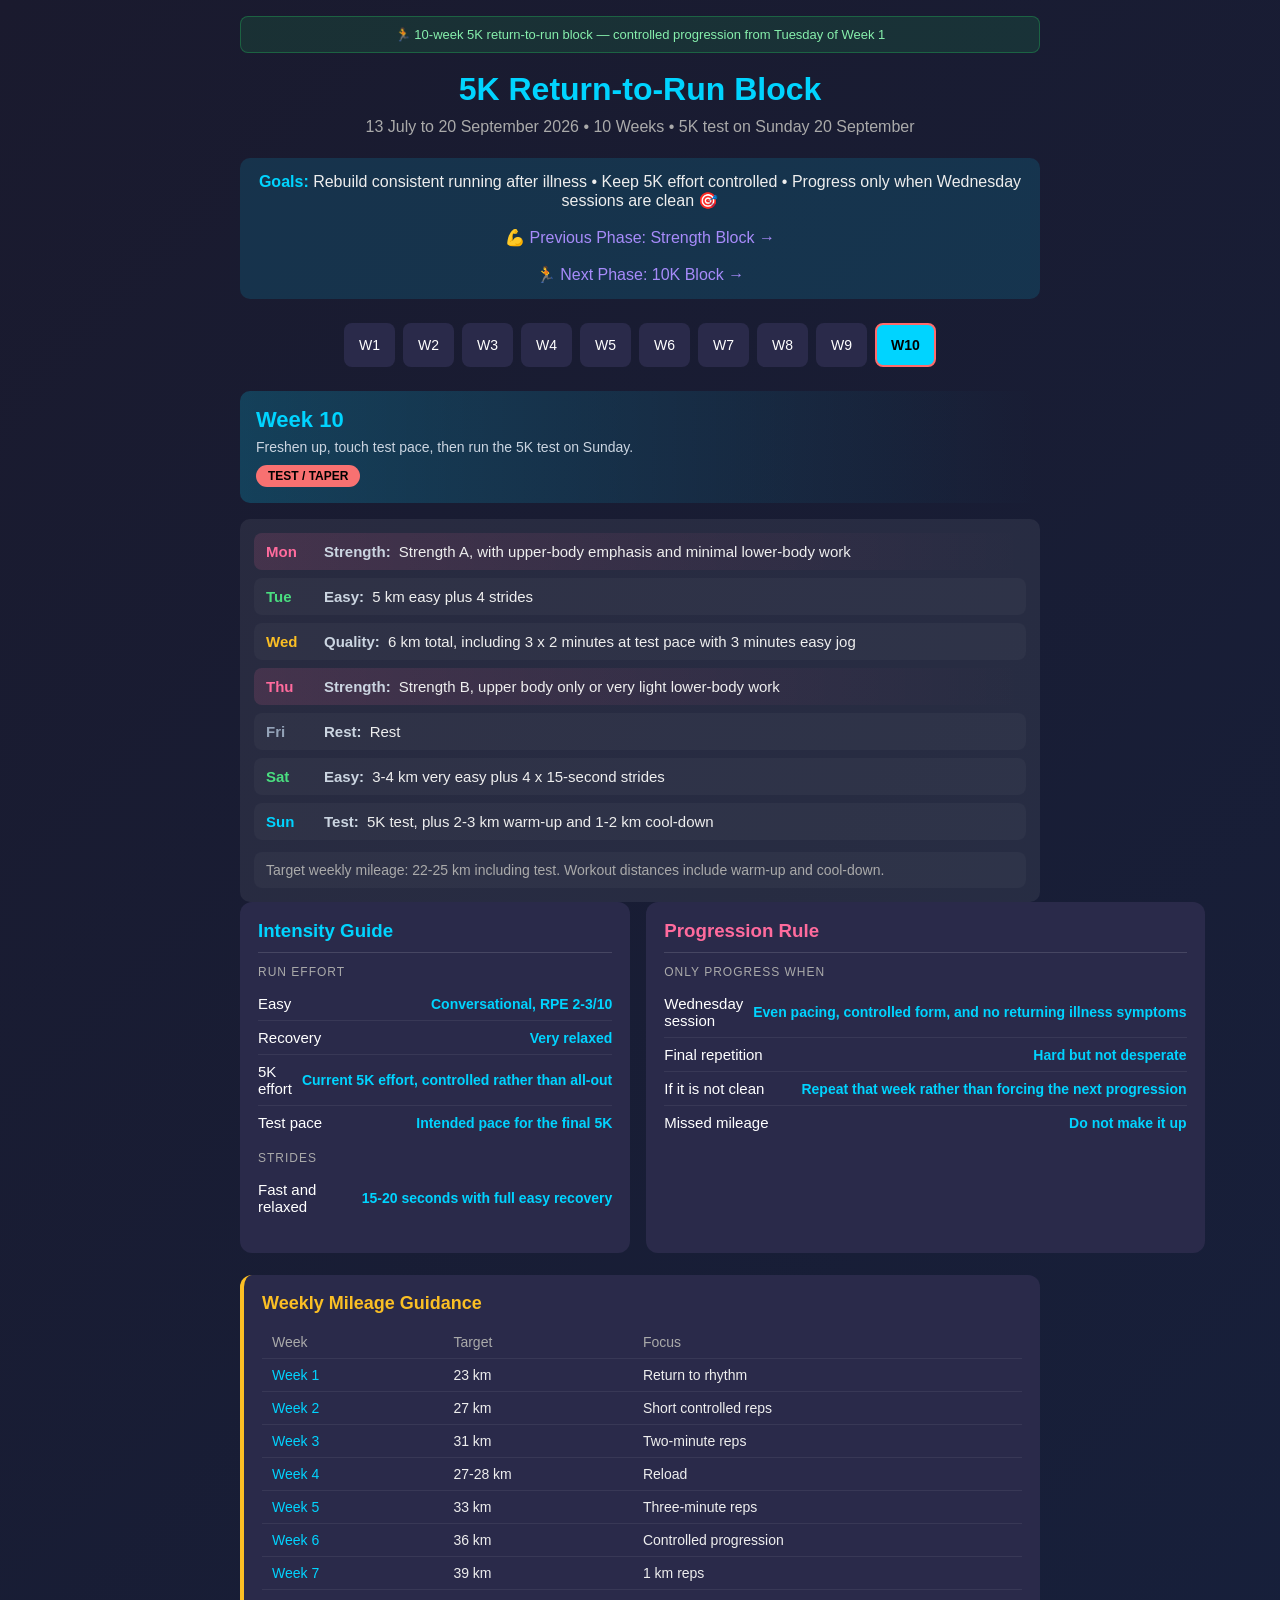
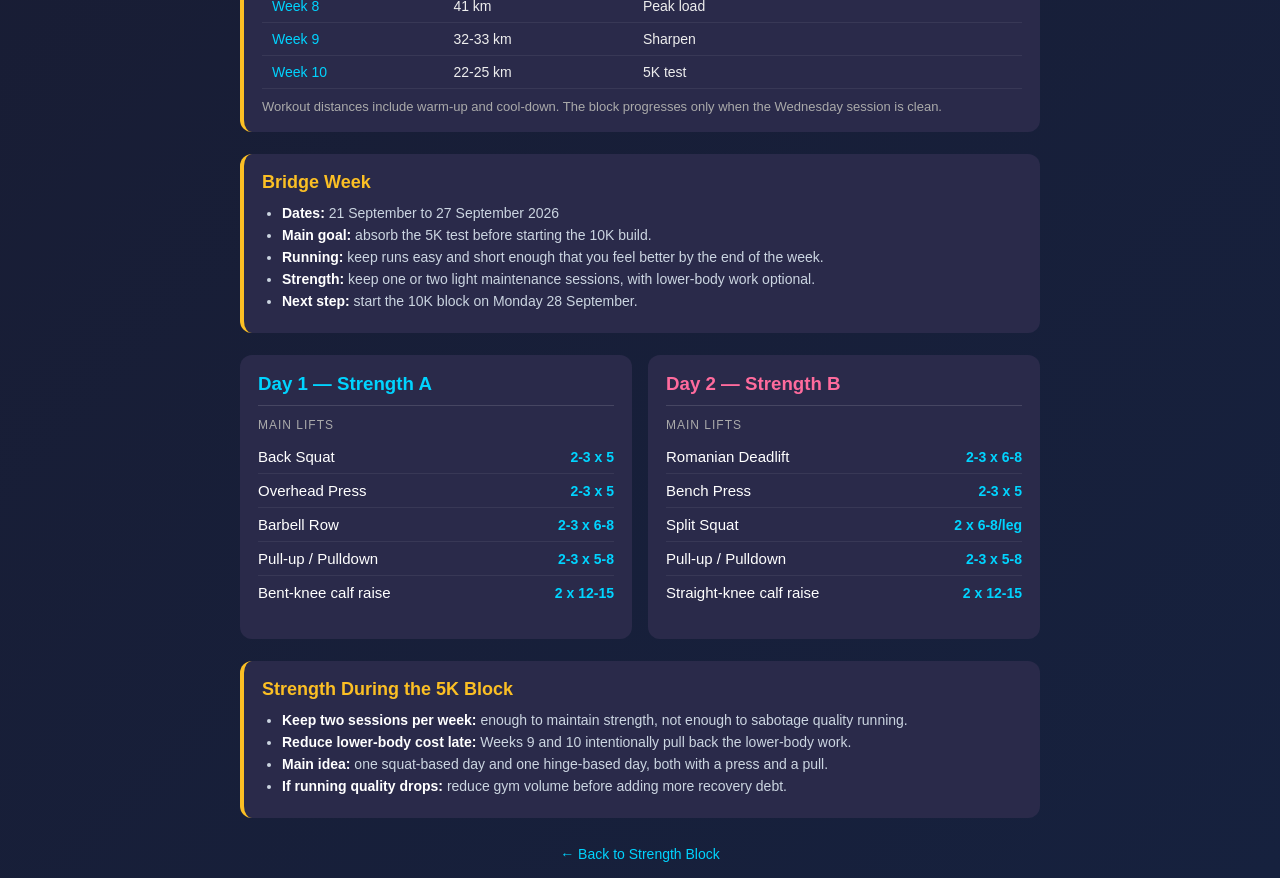
<file: index.html>
<!DOCTYPE html>
<html lang="en">
<head>
    <meta charset="UTF-8">
    <meta name="viewport" content="width=device-width, initial-scale=1.0">
    <title>5K Return-to-Run Block</title>
    <link rel="stylesheet" href="styles.css">
</head>
<body>
    <main class="container">
        <div class="draft-banner">🏃 10-week 5K return-to-run block — controlled progression from Tuesday of Week 1</div>

        <h1>5K Return-to-Run Block</h1>
        <p class="subtitle">13 July to 20 September 2026 • 10 Weeks • 5K test on Sunday 20 September</p>

        <div class="goal">
            <strong>Goals:</strong> Rebuild consistent running after illness • Keep 5K effort controlled • Progress only when Wednesday sessions are clean 🎯
            <br><br>
            <a class="goal-link" href="strength-block.html">💪 Previous Phase: Strength Block →</a>
            <br><br>
            <a class="goal-link" href="10k-block.html">🏃 Next Phase: 10K Block →</a>
        </div>

        <nav class="week-nav" aria-label="Week selector">
            <button class="week-btn" data-week="1">W1</button>
            <button class="week-btn" data-week="2">W2</button>
            <button class="week-btn" data-week="3">W3</button>
            <button class="week-btn" data-week="4">W4</button>
            <button class="week-btn" data-week="5">W5</button>
            <button class="week-btn" data-week="6">W6</button>
            <button class="week-btn" data-week="7">W7</button>
            <button class="week-btn" data-week="8">W8</button>
            <button class="week-btn" data-week="9">W9</button>
            <button class="week-btn taper" data-week="10">W10</button>
        </nav>

        <div class="week active" id="week1">
            <div class="week-header">
                <h2>Week 1</h2>
                <div class="week-summary">Return to rhythm. Keep every rep controlled and finish feeling like there was more available.</div>
                <span class="phase-tag phase-build">RETURN</span>
            </div>
            <div class="week-card">
                <div class="day day-strength"><div class="day-name">Mon</div><div class="day-desc"><span class="day-type">Strength:</span> Strength A</div></div>
                <div class="day day-easy"><div class="day-name">Tue</div><div class="day-desc"><span class="day-type">Easy:</span> 5 km easy</div></div>
                <div class="day day-quality"><div class="day-name">Wed</div><div class="day-desc"><span class="day-type">Quality:</span> 6 km total, including 6 x 1 minute at controlled 5K effort with 90 seconds easy jog</div></div>
                <div class="day day-strength"><div class="day-name">Thu</div><div class="day-desc"><span class="day-type">Strength:</span> Strength B</div></div>
                <div class="day day-rest"><div class="day-name">Fri</div><div class="day-desc"><span class="day-type">Rest:</span> Rest</div></div>
                <div class="day day-easy"><div class="day-name">Sat</div><div class="day-desc"><span class="day-type">Easy:</span> 4 km easy</div></div>
                <div class="day day-long"><div class="day-name">Sun</div><div class="day-desc"><span class="day-type">Long:</span> 8 km easy long run</div></div>
                <div class="note">Target weekly mileage: 23 km. Workout distances include warm-up and cool-down.</div>
            </div>
        </div>

        <div class="week" id="week2">
            <div class="week-header">
                <h2>Week 2</h2>
                <div class="week-summary">A small volume step while the Wednesday work stays short and repeatable.</div>
                <span class="phase-tag phase-build">RETURN</span>
            </div>
            <div class="week-card">
                <div class="day day-strength"><div class="day-name">Mon</div><div class="day-desc"><span class="day-type">Strength:</span> Strength A</div></div>
                <div class="day day-easy"><div class="day-name">Tue</div><div class="day-desc"><span class="day-type">Easy:</span> 5 km easy</div></div>
                <div class="day day-quality"><div class="day-name">Wed</div><div class="day-desc"><span class="day-type">Quality:</span> 7 km total, including 8 x 1 minute at the same 5K effort with 90 seconds easy jog</div></div>
                <div class="day day-strength"><div class="day-name">Thu</div><div class="day-desc"><span class="day-type">Strength:</span> Strength B</div></div>
                <div class="day day-easy"><div class="day-name">Fri</div><div class="day-desc"><span class="day-type">Recovery:</span> 4 km recovery</div></div>
                <div class="day day-rest"><div class="day-name">Sat</div><div class="day-desc"><span class="day-type">Rest:</span> Rest</div></div>
                <div class="day day-long"><div class="day-name">Sun</div><div class="day-desc"><span class="day-type">Long:</span> 11 km easy long run</div></div>
                <div class="note">Target weekly mileage: 27 km. Workout distances include warm-up and cool-down.</div>
            </div>
        </div>

        <div class="week" id="week3">
            <div class="week-header">
                <h2>Week 3</h2>
                <div class="week-summary">Extend the reps to two minutes, but keep the form smooth and the effort honest.</div>
                <span class="phase-tag phase-build">BUILD</span>
            </div>
            <div class="week-card">
                <div class="day day-strength"><div class="day-name">Mon</div><div class="day-desc"><span class="day-type">Strength:</span> Strength A</div></div>
                <div class="day day-easy"><div class="day-name">Tue</div><div class="day-desc"><span class="day-type">Easy:</span> 6 km easy</div></div>
                <div class="day day-quality"><div class="day-name">Wed</div><div class="day-desc"><span class="day-type">Quality:</span> 8 km total, including 6 x 2 minutes at 5K effort with 90 seconds easy jog</div></div>
                <div class="day day-strength"><div class="day-name">Thu</div><div class="day-desc"><span class="day-type">Strength:</span> Strength B</div></div>
                <div class="day day-easy"><div class="day-name">Fri</div><div class="day-desc"><span class="day-type">Recovery:</span> 4 km recovery</div></div>
                <div class="day day-easy"><div class="day-name">Sat</div><div class="day-desc"><span class="day-type">Easy:</span> 3 km easy plus 4 strides</div></div>
                <div class="day day-long"><div class="day-name">Sun</div><div class="day-desc"><span class="day-type">Long:</span> 10 km easy long run</div></div>
                <div class="note">Target weekly mileage: 31 km. Workout distances include warm-up and cool-down.</div>
            </div>
        </div>

        <div class="week" id="week4">
            <div class="week-header">
                <h2>Week 4</h2>
                <div class="week-summary">A lighter week with just enough speed to stay coordinated.</div>
                <span class="phase-tag phase-build">RELOAD</span>
            </div>
            <div class="week-card">
                <div class="day day-strength"><div class="day-name">Mon</div><div class="day-desc"><span class="day-type">Strength:</span> Strength A</div></div>
                <div class="day day-easy"><div class="day-name">Tue</div><div class="day-desc"><span class="day-type">Easy:</span> 5 km easy</div></div>
                <div class="day day-quality"><div class="day-name">Wed</div><div class="day-desc"><span class="day-type">Quality:</span> 7 km total, including 5 x 2 minutes at 5K effort with 90 seconds easy jog, then 4 x 20-second strides</div></div>
                <div class="day day-strength"><div class="day-name">Thu</div><div class="day-desc"><span class="day-type">Strength:</span> Strength B</div></div>
                <div class="day day-easy"><div class="day-name">Fri</div><div class="day-desc"><span class="day-type">Recovery:</span> 4 km recovery</div></div>
                <div class="day day-rest"><div class="day-name">Sat</div><div class="day-desc"><span class="day-type">Rest:</span> Rest</div></div>
                <div class="day day-long"><div class="day-name">Sun</div><div class="day-desc"><span class="day-type">Long:</span> 11 km easy long run</div></div>
                <div class="note">Target weekly mileage: 27-28 km. Workout distances include warm-up and cool-down.</div>
            </div>
        </div>

        <div class="week" id="week5">
            <div class="week-header">
                <h2>Week 5</h2>
                <div class="week-summary">Build again. Three-minute reps bring more 5K-specific durability.</div>
                <span class="phase-tag phase-specific">BUILD</span>
            </div>
            <div class="week-card">
                <div class="day day-strength"><div class="day-name">Mon</div><div class="day-desc"><span class="day-type">Strength:</span> Strength A</div></div>
                <div class="day day-easy"><div class="day-name">Tue</div><div class="day-desc"><span class="day-type">Easy:</span> 6 km easy plus 4 strides</div></div>
                <div class="day day-quality"><div class="day-name">Wed</div><div class="day-desc"><span class="day-type">Quality:</span> 9 km total, including 5 x 3 minutes at 5K effort with 2 minutes easy jog</div></div>
                <div class="day day-strength"><div class="day-name">Thu</div><div class="day-desc"><span class="day-type">Strength:</span> Strength B</div></div>
                <div class="day day-easy"><div class="day-name">Fri</div><div class="day-desc"><span class="day-type">Recovery:</span> 5 km recovery</div></div>
                <div class="day day-easy"><div class="day-name">Sat</div><div class="day-desc"><span class="day-type">Easy:</span> 3 km easy</div></div>
                <div class="day day-long"><div class="day-name">Sun</div><div class="day-desc"><span class="day-type">Long:</span> 10 km easy long run</div></div>
                <div class="note">Target weekly mileage: 33 km. Workout distances include warm-up and cool-down.</div>
            </div>
        </div>

        <div class="week" id="week6">
            <div class="week-header">
                <h2>Week 6</h2>
                <div class="week-summary">Same controlled 5K effort, a little more total load.</div>
                <span class="phase-tag phase-specific">BUILD</span>
            </div>
            <div class="week-card">
                <div class="day day-strength"><div class="day-name">Mon</div><div class="day-desc"><span class="day-type">Strength:</span> Strength A</div></div>
                <div class="day day-easy"><div class="day-name">Tue</div><div class="day-desc"><span class="day-type">Easy:</span> 7 km easy</div></div>
                <div class="day day-quality"><div class="day-name">Wed</div><div class="day-desc"><span class="day-type">Quality:</span> 9 km total, including 6 x 3 minutes at the same 5K effort with 2 minutes easy jog</div></div>
                <div class="day day-strength"><div class="day-name">Thu</div><div class="day-desc"><span class="day-type">Strength:</span> Strength B</div></div>
                <div class="day day-easy"><div class="day-name">Fri</div><div class="day-desc"><span class="day-type">Recovery:</span> 5 km recovery</div></div>
                <div class="day day-easy"><div class="day-name">Sat</div><div class="day-desc"><span class="day-type">Easy:</span> 4 km easy plus 4 strides</div></div>
                <div class="day day-long"><div class="day-name">Sun</div><div class="day-desc"><span class="day-type">Long:</span> 11 km easy long run</div></div>
                <div class="note">Target weekly mileage: 36 km. Workout distances include warm-up and cool-down.</div>
            </div>
        </div>

        <div class="week" id="week7">
            <div class="week-header">
                <h2>Week 7</h2>
                <div class="week-summary">Move to kilometre reps at current 5K effort without turning it into a race.</div>
                <span class="phase-tag phase-specific">SPECIFIC</span>
            </div>
            <div class="week-card">
                <div class="day day-strength"><div class="day-name">Mon</div><div class="day-desc"><span class="day-type">Strength:</span> Strength A</div></div>
                <div class="day day-easy"><div class="day-name">Tue</div><div class="day-desc"><span class="day-type">Easy:</span> 7 km easy plus 4 strides</div></div>
                <div class="day day-quality"><div class="day-name">Wed</div><div class="day-desc"><span class="day-type">Quality:</span> 10 km total, including 5 x 1 km at current 5K effort with 2 minutes 30 seconds easy jog</div></div>
                <div class="day day-strength"><div class="day-name">Thu</div><div class="day-desc"><span class="day-type">Strength:</span> Strength B</div></div>
                <div class="day day-easy"><div class="day-name">Fri</div><div class="day-desc"><span class="day-type">Recovery:</span> 5 km recovery</div></div>
                <div class="day day-easy"><div class="day-name">Sat</div><div class="day-desc"><span class="day-type">Easy:</span> 5 km easy</div></div>
                <div class="day day-long"><div class="day-name">Sun</div><div class="day-desc"><span class="day-type">Long:</span> 12 km easy long run</div></div>
                <div class="note">Target weekly mileage: 39 km. Workout distances include warm-up and cool-down.</div>
            </div>
        </div>

        <div class="week" id="week8">
            <div class="week-header">
                <h2>Week 8</h2>
                <div class="week-summary">Peak week. Let the fitness show up through even pacing, not strain.</div>
                <span class="phase-tag phase-sharpen">PEAK</span>
            </div>
            <div class="week-card">
                <div class="day day-strength"><div class="day-name">Mon</div><div class="day-desc"><span class="day-type">Strength:</span> Strength A</div></div>
                <div class="day day-easy"><div class="day-name">Tue</div><div class="day-desc"><span class="day-type">Easy:</span> 7 km easy</div></div>
                <div class="day day-quality"><div class="day-name">Wed</div><div class="day-desc"><span class="day-type">Quality:</span> 10 km total, including 6 x 1 km at current 5K effort with 2 minutes easy jog</div></div>
                <div class="day day-strength"><div class="day-name">Thu</div><div class="day-desc"><span class="day-type">Strength:</span> Strength B</div></div>
                <div class="day day-easy"><div class="day-name">Fri</div><div class="day-desc"><span class="day-type">Recovery:</span> 5 km recovery</div></div>
                <div class="day day-easy"><div class="day-name">Sat</div><div class="day-desc"><span class="day-type">Easy:</span> 6 km easy plus 4 strides</div></div>
                <div class="day day-long"><div class="day-name">Sun</div><div class="day-desc"><span class="day-type">Long:</span> 13 km easy long run</div></div>
                <div class="note">Target weekly mileage: 41 km. Workout distances include warm-up and cool-down.</div>
            </div>
        </div>

        <div class="week" id="week9">
            <div class="week-header">
                <h2>Week 9</h2>
                <div class="week-summary">Sharpen at intended test pace while reducing the lower-body cost.</div>
                <span class="phase-tag phase-sharpen">SHARPEN</span>
            </div>
            <div class="week-card">
                <div class="day day-strength"><div class="day-name">Mon</div><div class="day-desc"><span class="day-type">Strength:</span> Strength A, with reduced lower-body volume</div></div>
                <div class="day day-easy"><div class="day-name">Tue</div><div class="day-desc"><span class="day-type">Easy:</span> 6 km easy</div></div>
                <div class="day day-quality"><div class="day-name">Wed</div><div class="day-desc"><span class="day-type">Quality:</span> 8-9 km total, including 4 x 1 km at intended 5K test pace with 2 minutes 30 seconds easy jog</div></div>
                <div class="day day-strength"><div class="day-name">Thu</div><div class="day-desc"><span class="day-type">Strength:</span> Strength B, with light lower-body work</div></div>
                <div class="day day-easy"><div class="day-name">Fri</div><div class="day-desc"><span class="day-type">Recovery:</span> 4 km recovery</div></div>
                <div class="day day-easy"><div class="day-name">Sat</div><div class="day-desc"><span class="day-type">Easy:</span> 3 km easy plus 4 strides</div></div>
                <div class="day day-long"><div class="day-name">Sun</div><div class="day-desc"><span class="day-type">Long:</span> 11 km easy long run</div></div>
                <div class="note">Target weekly mileage: 32-33 km. Workout distances include warm-up and cool-down.</div>
            </div>
        </div>

        <div class="week" id="week10">
            <div class="week-header">
                <h2>Week 10</h2>
                <div class="week-summary">Freshen up, touch test pace, then run the 5K test on Sunday.</div>
                <span class="phase-tag phase-race">TEST / TAPER</span>
            </div>
            <div class="week-card">
                <div class="day day-strength"><div class="day-name">Mon</div><div class="day-desc"><span class="day-type">Strength:</span> Strength A, with upper-body emphasis and minimal lower-body work</div></div>
                <div class="day day-easy"><div class="day-name">Tue</div><div class="day-desc"><span class="day-type">Easy:</span> 5 km easy plus 4 strides</div></div>
                <div class="day day-quality"><div class="day-name">Wed</div><div class="day-desc"><span class="day-type">Quality:</span> 6 km total, including 3 x 2 minutes at test pace with 3 minutes easy jog</div></div>
                <div class="day day-strength"><div class="day-name">Thu</div><div class="day-desc"><span class="day-type">Strength:</span> Strength B, upper body only or very light lower-body work</div></div>
                <div class="day day-rest"><div class="day-name">Fri</div><div class="day-desc"><span class="day-type">Rest:</span> Rest</div></div>
                <div class="day day-easy"><div class="day-name">Sat</div><div class="day-desc"><span class="day-type">Easy:</span> 3-4 km very easy plus 4 x 15-second strides</div></div>
                <div class="day day-long"><div class="day-name">Sun</div><div class="day-desc"><span class="day-type">Test:</span> 5K test, plus 2-3 km warm-up and 1-2 km cool-down</div></div>
                <div class="note">Target weekly mileage: 22-25 km including test. Workout distances include warm-up and cool-down.</div>
            </div>
        </div>

        <div class="sessions">
            <div class="session session-a">
                <h3>Intensity Guide</h3>
                <div class="exercise-group">
                    <div class="exercise-group-title">Run effort</div>
                    <div class="exercise"><span class="exercise-name">Easy</span><span class="exercise-sets">Conversational, RPE 2-3/10</span></div>
                    <div class="exercise"><span class="exercise-name">Recovery</span><span class="exercise-sets">Very relaxed</span></div>
                    <div class="exercise"><span class="exercise-name">5K effort</span><span class="exercise-sets">Current 5K effort, controlled rather than all-out</span></div>
                    <div class="exercise"><span class="exercise-name">Test pace</span><span class="exercise-sets">Intended pace for the final 5K</span></div>
                </div>
                <div class="exercise-group">
                    <div class="exercise-group-title">Strides</div>
                    <div class="exercise"><span class="exercise-name">Fast and relaxed</span><span class="exercise-sets">15-20 seconds with full easy recovery</span></div>
                </div>
            </div>

            <div class="session session-b">
                <h3>Progression Rule</h3>
                <div class="exercise-group">
                    <div class="exercise-group-title">Only progress when</div>
                    <div class="exercise"><span class="exercise-name">Wednesday session</span><span class="exercise-sets">Even pacing, controlled form, and no returning illness symptoms</span></div>
                    <div class="exercise"><span class="exercise-name">Final repetition</span><span class="exercise-sets">Hard but not desperate</span></div>
                    <div class="exercise"><span class="exercise-name">If it is not clean</span><span class="exercise-sets">Repeat that week rather than forcing the next progression</span></div>
                    <div class="exercise"><span class="exercise-name">Missed mileage</span><span class="exercise-sets">Do not make it up</span></div>
                </div>
            </div>
        </div>

        <div class="info-box">
            <h4>Weekly Mileage Guidance</h4>
            <table>
                <caption class="sr-only">Weekly Mileage Guidance</caption>
                <thead>
                    <tr><th scope="col">Week</th><th scope="col">Target</th><th scope="col">Focus</th></tr>
                </thead>
                <tbody>
                    <tr><td>Week 1</td><td>23 km</td><td>Return to rhythm</td></tr>
                    <tr><td>Week 2</td><td>27 km</td><td>Short controlled reps</td></tr>
                    <tr><td>Week 3</td><td>31 km</td><td>Two-minute reps</td></tr>
                    <tr><td>Week 4</td><td>27-28 km</td><td>Reload</td></tr>
                    <tr><td>Week 5</td><td>33 km</td><td>Three-minute reps</td></tr>
                    <tr><td>Week 6</td><td>36 km</td><td>Controlled progression</td></tr>
                    <tr><td>Week 7</td><td>39 km</td><td>1 km reps</td></tr>
                    <tr><td>Week 8</td><td>41 km</td><td>Peak load</td></tr>
                    <tr><td>Week 9</td><td>32-33 km</td><td>Sharpen</td></tr>
                    <tr><td>Week 10</td><td>22-25 km</td><td>5K test</td></tr>
                </tbody>
            </table>
            <p>Workout distances include warm-up and cool-down. The block progresses only when the Wednesday session is clean.</p>
        </div>

        <div class="info-box">
            <h4>Bridge Week</h4>
            <ul>
                <li><strong>Dates:</strong> 21 September to 27 September 2026</li>
                <li><strong>Main goal:</strong> absorb the 5K test before starting the 10K build.</li>
                <li><strong>Running:</strong> keep runs easy and short enough that you feel better by the end of the week.</li>
                <li><strong>Strength:</strong> keep one or two light maintenance sessions, with lower-body work optional.</li>
                <li><strong>Next step:</strong> start the 10K block on Monday 28 September.</li>
            </ul>
        </div>

        <div class="sessions" style="margin-top: 22px;">
            <div class="session session-a">
                <h3>Day 1 — Strength A</h3>
                <div class="exercise-group">
                    <div class="exercise-group-title">Main lifts</div>
                    <div class="exercise"><span class="exercise-name">Back Squat</span><span class="exercise-sets">2-3 x 5</span></div>
                    <div class="exercise"><span class="exercise-name">Overhead Press</span><span class="exercise-sets">2-3 x 5</span></div>
                    <div class="exercise"><span class="exercise-name">Barbell Row</span><span class="exercise-sets">2-3 x 6-8</span></div>
                    <div class="exercise"><span class="exercise-name">Pull-up / Pulldown</span><span class="exercise-sets">2-3 x 5-8</span></div>
                    <div class="exercise"><span class="exercise-name">Bent-knee calf raise</span><span class="exercise-sets">2 x 12-15</span></div>
                </div>
            </div>

            <div class="session session-b">
                <h3>Day 2 — Strength B</h3>
                <div class="exercise-group">
                    <div class="exercise-group-title">Main lifts</div>
                    <div class="exercise"><span class="exercise-name">Romanian Deadlift</span><span class="exercise-sets">2-3 x 6-8</span></div>
                    <div class="exercise"><span class="exercise-name">Bench Press</span><span class="exercise-sets">2-3 x 5</span></div>
                    <div class="exercise"><span class="exercise-name">Split Squat</span><span class="exercise-sets">2 x 6-8/leg</span></div>
                    <div class="exercise"><span class="exercise-name">Pull-up / Pulldown</span><span class="exercise-sets">2-3 x 5-8</span></div>
                    <div class="exercise"><span class="exercise-name">Straight-knee calf raise</span><span class="exercise-sets">2 x 12-15</span></div>
                </div>
            </div>
        </div>

        <div class="info-box">
            <h4>Strength During the 5K Block</h4>
            <ul>
                <li><strong>Keep two sessions per week:</strong> enough to maintain strength, not enough to sabotage quality running.</li>
                <li><strong>Reduce lower-body cost late:</strong> Weeks 9 and 10 intentionally pull back the lower-body work.</li>
                <li><strong>Main idea:</strong> one squat-based day and one hinge-based day, both with a press and a pull.</li>
                <li><strong>If running quality drops:</strong> reduce gym volume before adding more recovery debt.</li>
            </ul>
        </div>
        <a class="back-link" href="strength-block.html">← Back to Strength Block</a>
    </main>

    <script src="training.js"></script>
    <script>
        document.addEventListener("DOMContentLoaded", function() {
            initWeekTabs({ initialWeek: getWeekFromDate("2026-07-13", 10) });
        });
    </script>
</body>
</html>
</file>
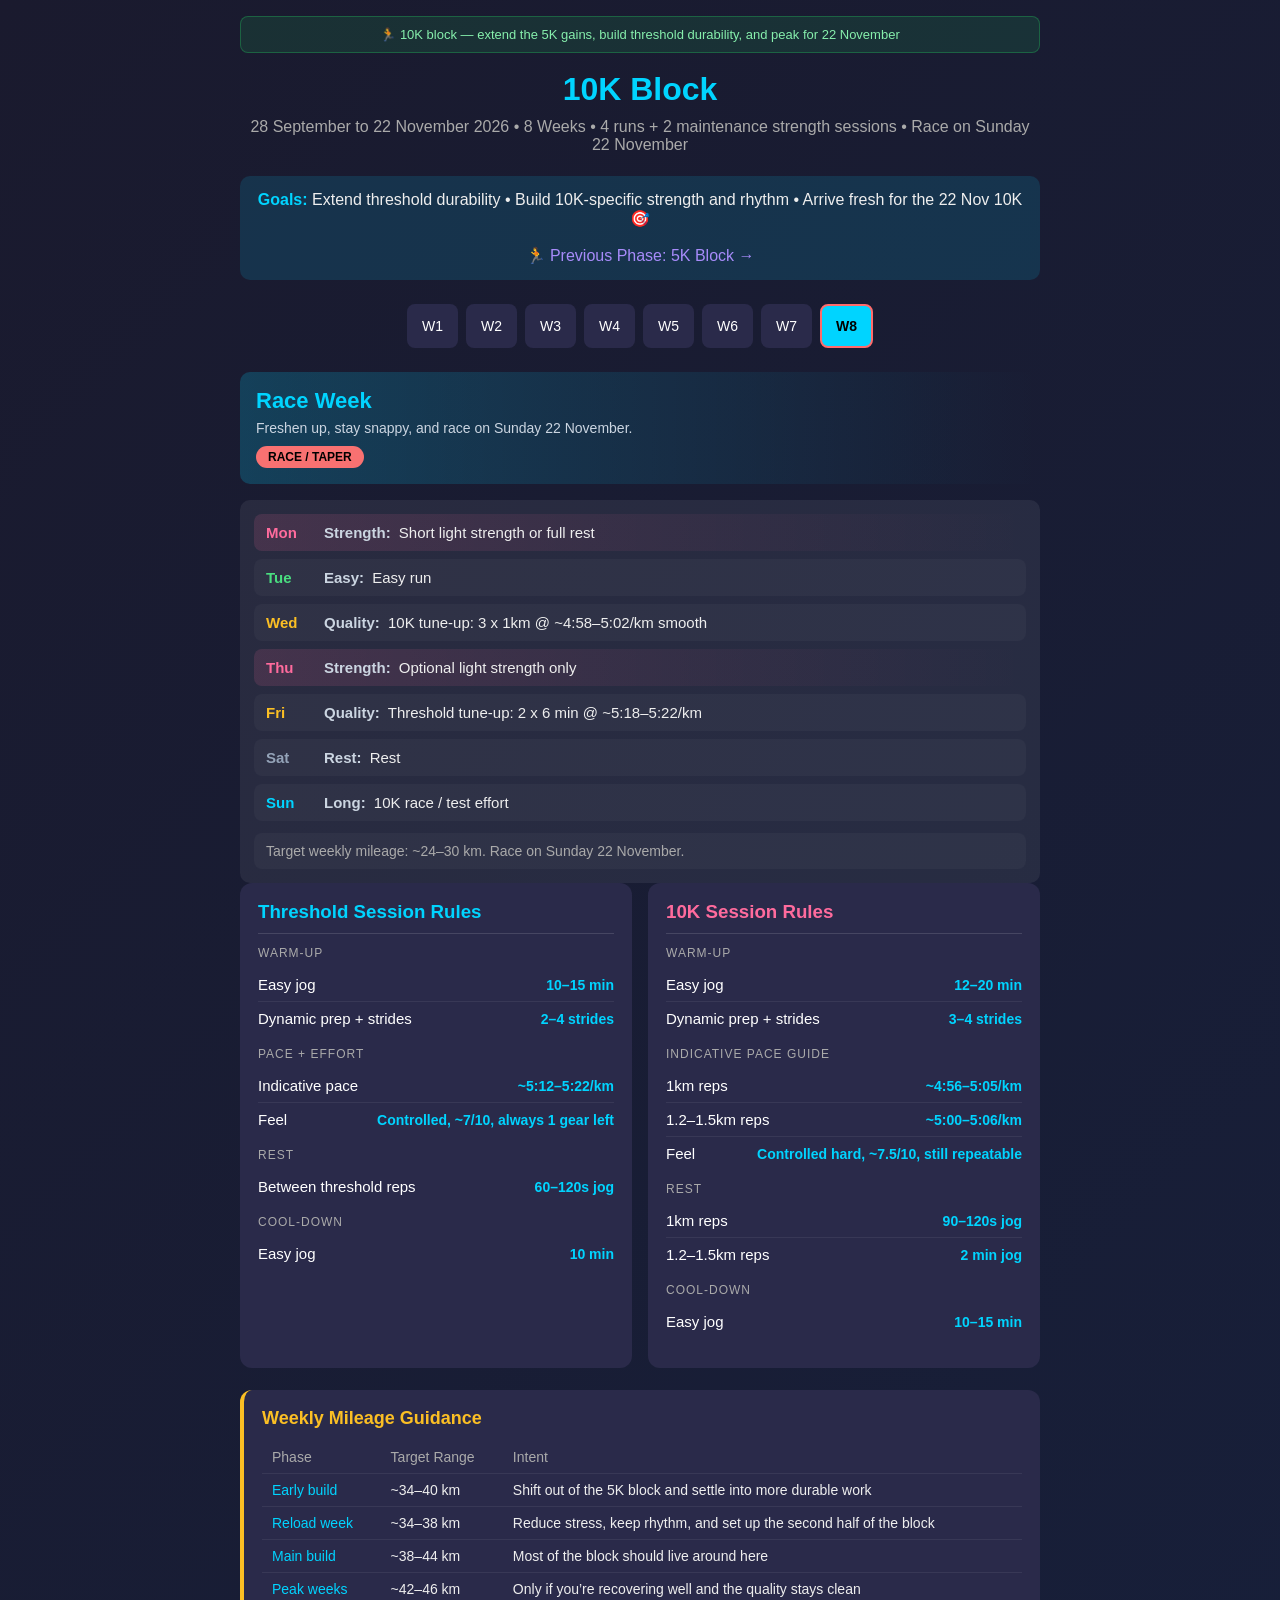
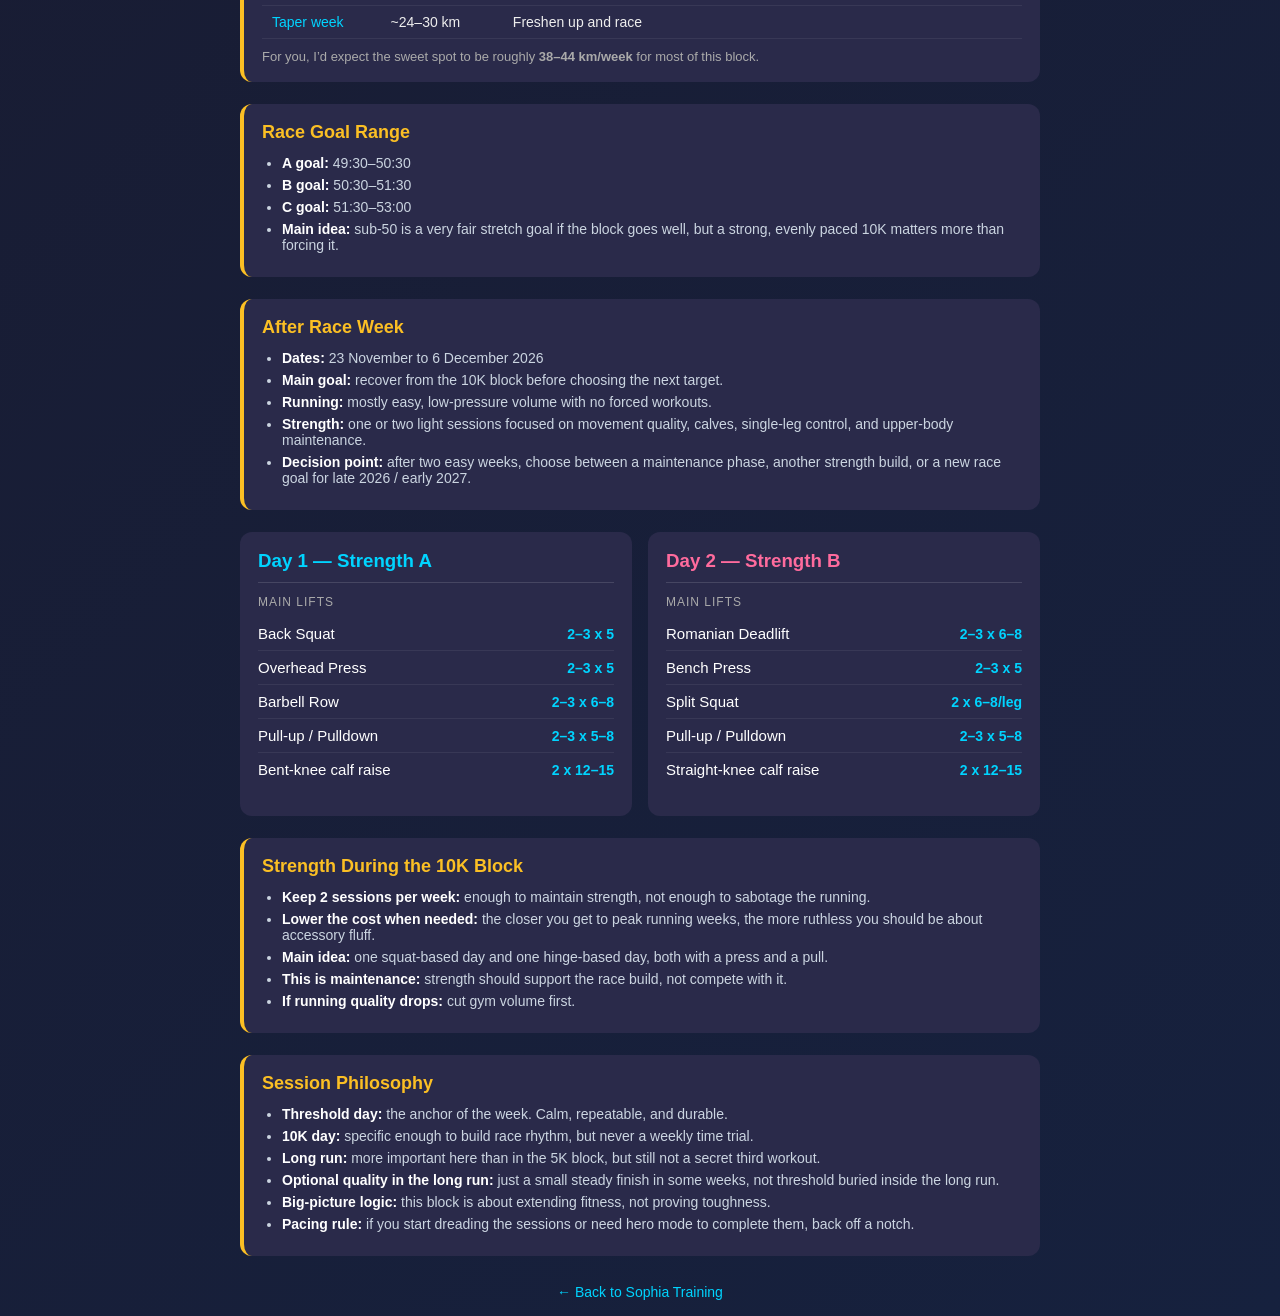
<file: 10k-block.html>
<!DOCTYPE html>
<html lang="en">
<head>
    <meta charset="UTF-8">
    <meta name="viewport" content="width=device-width, initial-scale=1.0">
    <title>10K Block</title>
    <link rel="stylesheet" href="styles.css">
</head>
<body>
    <main class="container">
        <div class="draft-banner">🏃 10K block — extend the 5K gains, build threshold durability, and peak for 22 November</div>

        <h1>10K Block</h1>
        <p class="subtitle">28 September to 22 November 2026 • 8 Weeks • 4 runs + 2 maintenance strength sessions • Race on Sunday 22 November</p>

        <div class="goal">
            <strong>Goals:</strong> Extend threshold durability • Build 10K-specific strength and rhythm • Arrive fresh for the 22 Nov 10K 🎯
            <br><br>
            <a class="goal-link" href="5k-block.html">🏃 Previous Phase: 5K Block →</a>
        </div>

        <nav class="week-nav" aria-label="Week selector">
            <button class="week-btn" data-week="1">W1</button>
            <button class="week-btn" data-week="2">W2</button>
            <button class="week-btn" data-week="3">W3</button>
            <button class="week-btn" data-week="4">W4</button>
            <button class="week-btn" data-week="5">W5</button>
            <button class="week-btn" data-week="6">W6</button>
            <button class="week-btn" data-week="7">W7</button>
            <button class="week-btn taper" data-week="8">W8</button>
        </nav>

        <div class="week active" id="week1">
            <div class="week-header">
                <h2>Week 1</h2>
                <div class="week-summary">Bridge out of the 5K block. Longer threshold, slightly less sharpness.</div>
                <span class="phase-tag phase-build">BUILD</span>
            </div>
            <div class="week-card">
                <div class="day day-strength"><div class="day-name">Mon</div><div class="day-desc"><span class="day-type">Strength:</span> Strength A</div></div>
                <div class="day day-easy"><div class="day-name">Tue</div><div class="day-desc"><span class="day-type">Easy:</span> Easy run</div></div>
                <div class="day day-quality"><div class="day-name">Wed</div><div class="day-desc"><span class="day-type">Quality:</span> 10K session: 4 x 1km @ ~5:00–5:05/km</div></div>
                <div class="day day-strength"><div class="day-name">Thu</div><div class="day-desc"><span class="day-type">Strength:</span> Strength B</div></div>
                <div class="day day-quality"><div class="day-name">Fri</div><div class="day-desc"><span class="day-type">Quality:</span> Threshold: 3 x 8 min @ ~5:16–5:20/km</div></div>
                <div class="day day-rest"><div class="day-name">Sat</div><div class="day-desc"><span class="day-type">Rest:</span> Rest</div></div>
                <div class="day day-long"><div class="day-name">Sun</div><div class="day-desc"><span class="day-type">Long:</span> Long run 80–85 min easy</div></div>
                <div class="note">Target weekly mileage: ~34–38 km. First week should feel like a bridge, not a flex.</div>
            </div>
        </div>

        <div class="week" id="week2">
            <div class="week-header">
                <h2>Week 2</h2>
                <div class="week-summary">Settle into 10K rhythm. More threshold time, same basic week.</div>
                <span class="phase-tag phase-build">BUILD</span>
            </div>
            <div class="week-card">
                <div class="day day-strength"><div class="day-name">Mon</div><div class="day-desc"><span class="day-type">Strength:</span> Strength A</div></div>
                <div class="day day-easy"><div class="day-name">Tue</div><div class="day-desc"><span class="day-type">Easy:</span> Easy run</div></div>
                <div class="day day-quality"><div class="day-name">Wed</div><div class="day-desc"><span class="day-type">Quality:</span> 10K session: 5 x 1km @ ~5:00–5:04/km</div></div>
                <div class="day day-strength"><div class="day-name">Thu</div><div class="day-desc"><span class="day-type">Strength:</span> Strength B</div></div>
                <div class="day day-quality"><div class="day-name">Fri</div><div class="day-desc"><span class="day-type">Quality:</span> Threshold: 2 x 10 min @ ~5:15–5:20/km</div></div>
                <div class="day day-rest"><div class="day-name">Sat</div><div class="day-desc"><span class="day-type">Rest:</span> Rest</div></div>
                <div class="day day-long"><div class="day-name">Sun</div><div class="day-desc"><span class="day-type">Long:</span> Long run 85 min easy</div></div>
                <div class="note">Target weekly mileage: ~36–40 km</div>
            </div>
        </div>

        <div class="week" id="week3">
            <div class="week-header">
                <h2>Week 3</h2>
                <div class="week-summary">Threshold keeps stretching. Long run becomes slightly more important.</div>
                <span class="phase-tag phase-build">BUILD</span>
            </div>
            <div class="week-card">
                <div class="day day-strength"><div class="day-name">Mon</div><div class="day-desc"><span class="day-type">Strength:</span> Strength A</div></div>
                <div class="day day-easy"><div class="day-name">Tue</div><div class="day-desc"><span class="day-type">Easy:</span> Easy run</div></div>
                <div class="day day-quality"><div class="day-name">Wed</div><div class="day-desc"><span class="day-type">Quality:</span> 10K session: 3 x 1.5km @ ~5:02–5:06/km</div></div>
                <div class="day day-strength"><div class="day-name">Thu</div><div class="day-desc"><span class="day-type">Strength:</span> Strength B</div></div>
                <div class="day day-quality"><div class="day-name">Fri</div><div class="day-desc"><span class="day-type">Quality:</span> Threshold: 3 x 10 min @ ~5:14–5:18/km</div></div>
                <div class="day day-rest"><div class="day-name">Sat</div><div class="day-desc"><span class="day-type">Rest:</span> Rest</div></div>
                <div class="day day-long"><div class="day-name">Sun</div><div class="day-desc"><span class="day-type">Long:</span> Long run 85–90 min, last 10 min steady @ ~5:35–5:45/km</div></div>
                <div class="note">Target weekly mileage: ~38–42 km</div>
            </div>
        </div>

        <div class="week" id="week4">
            <div class="week-header">
                <h2>Week 4</h2>
                <div class="week-summary">Reload week. Keep some quality, but pull back enough to actually absorb the first three weeks.</div>
                <span class="phase-tag phase-build">RELOAD</span>
            </div>
            <div class="week-card">
                <div class="day day-strength"><div class="day-name">Mon</div><div class="day-desc"><span class="day-type">Strength:</span> Strength A, lighter</div></div>
                <div class="day day-easy"><div class="day-name">Tue</div><div class="day-desc"><span class="day-type">Easy:</span> Easy run</div></div>
                <div class="day day-quality"><div class="day-name">Wed</div><div class="day-desc"><span class="day-type">Quality:</span> 10K session: 4 x 1km @ ~5:00–5:04/km</div></div>
                <div class="day day-strength"><div class="day-name">Thu</div><div class="day-desc"><span class="day-type">Strength:</span> Strength B, lighter</div></div>
                <div class="day day-quality"><div class="day-name">Fri</div><div class="day-desc"><span class="day-type">Quality:</span> Threshold: 2 x 8 min @ ~5:16–5:20/km</div></div>
                <div class="day day-rest"><div class="day-name">Sat</div><div class="day-desc"><span class="day-type">Rest:</span> Rest</div></div>
                <div class="day day-long"><div class="day-name">Sun</div><div class="day-desc"><span class="day-type">Long:</span> Long run 75–80 min easy</div></div>
                <div class="note">Target weekly mileage: ~34–38 km. Same rhythm, less cost.</div>
            </div>
        </div>

        <div class="week" id="week5">
            <div class="week-header">
                <h2>Week 5</h2>
                <div class="week-summary">Now the block becomes clearly 10K-flavoured. Durable work, not theatrics.</div>
                <span class="phase-tag phase-specific">10K SPECIFIC</span>
            </div>
            <div class="week-card">
                <div class="day day-strength"><div class="day-name">Mon</div><div class="day-desc"><span class="day-type">Strength:</span> Strength A</div></div>
                <div class="day day-easy"><div class="day-name">Tue</div><div class="day-desc"><span class="day-type">Easy:</span> Easy run</div></div>
                <div class="day day-quality"><div class="day-name">Wed</div><div class="day-desc"><span class="day-type">Quality:</span> 10K session: 5 x 1.2km @ ~5:00–5:04/km</div></div>
                <div class="day day-strength"><div class="day-name">Thu</div><div class="day-desc"><span class="day-type">Strength:</span> Strength B</div></div>
                <div class="day day-quality"><div class="day-name">Fri</div><div class="day-desc"><span class="day-type">Quality:</span> Threshold: 3 x 10 min @ ~5:13–5:17/km</div></div>
                <div class="day day-rest"><div class="day-name">Sat</div><div class="day-desc"><span class="day-type">Rest:</span> Rest</div></div>
                <div class="day day-long"><div class="day-name">Sun</div><div class="day-desc"><span class="day-type">Long:</span> Long run 85–90 min, last 12 min steady @ ~5:35–5:45/km</div></div>
                <div class="note">Target weekly mileage: ~40–44 km</div>
            </div>
        </div>

        <div class="week" id="week6">
            <div class="week-header">
                <h2>Week 6</h2>
                <div class="week-summary">Peak durable work. Strong, but still controlled enough to recover from.</div>
                <span class="phase-tag phase-specific">10K SPECIFIC</span>
            </div>
            <div class="week-card">
                <div class="day day-strength"><div class="day-name">Mon</div><div class="day-desc"><span class="day-type">Strength:</span> Strength A</div></div>
                <div class="day day-easy"><div class="day-name">Tue</div><div class="day-desc"><span class="day-type">Easy:</span> Easy run</div></div>
                <div class="day day-quality"><div class="day-name">Wed</div><div class="day-desc"><span class="day-type">Quality:</span> 10K session: 4 x 1.5km @ ~5:00–5:04/km</div></div>
                <div class="day day-strength"><div class="day-name">Thu</div><div class="day-desc"><span class="day-type">Strength:</span> Strength B</div></div>
                <div class="day day-quality"><div class="day-name">Fri</div><div class="day-desc"><span class="day-type">Quality:</span> Threshold: 2 x 15 min @ ~5:13–5:17/km</div></div>
                <div class="day day-rest"><div class="day-name">Sat</div><div class="day-desc"><span class="day-type">Rest:</span> Rest</div></div>
                <div class="day day-long"><div class="day-name">Sun</div><div class="day-desc"><span class="day-type">Long:</span> Long run 90 min, finish progressive to steady over last 15 min</div></div>
                <div class="note">Target weekly mileage: ~42–46 km. This is probably the highest sensible load zone for you.</div>
            </div>
        </div>

        <div class="week" id="week7">
            <div class="week-header">
                <h2>Week 7</h2>
                <div class="week-summary">Sharpen without turning weird. Keep a little speed, but calm the load.</div>
                <span class="phase-tag phase-sharpen">SHARPEN</span>
            </div>
            <div class="week-card">
                <div class="day day-strength"><div class="day-name">Mon</div><div class="day-desc"><span class="day-type">Strength:</span> Strength A, light</div></div>
                <div class="day day-easy"><div class="day-name">Tue</div><div class="day-desc"><span class="day-type">Easy:</span> Easy run</div></div>
                <div class="day day-quality"><div class="day-name">Wed</div><div class="day-desc"><span class="day-type">Quality:</span> 10K session: 4 x 1km @ ~4:56–5:00/km</div></div>
                <div class="day day-strength"><div class="day-name">Thu</div><div class="day-desc"><span class="day-type">Strength:</span> Strength B, light</div></div>
                <div class="day day-quality"><div class="day-name">Fri</div><div class="day-desc"><span class="day-type">Quality:</span> Threshold: 2 x 8 min @ ~5:15–5:20/km</div></div>
                <div class="day day-rest"><div class="day-name">Sat</div><div class="day-desc"><span class="day-type">Rest:</span> Rest</div></div>
                <div class="day day-long"><div class="day-name">Sun</div><div class="day-desc"><span class="day-type">Long:</span> Long run 75–80 min easy</div></div>
                <div class="note">Target weekly mileage: ~34–38 km</div>
            </div>
        </div>

        <div class="week" id="week8">
            <div class="week-header">
                <h2>Race Week</h2>
                <div class="week-summary">Freshen up, stay snappy, and race on Sunday 22 November.</div>
                <span class="phase-tag phase-race">RACE / TAPER</span>
            </div>
            <div class="week-card">
                <div class="day day-strength"><div class="day-name">Mon</div><div class="day-desc"><span class="day-type">Strength:</span> Short light strength or full rest</div></div>
                <div class="day day-easy"><div class="day-name">Tue</div><div class="day-desc"><span class="day-type">Easy:</span> Easy run</div></div>
                <div class="day day-quality"><div class="day-name">Wed</div><div class="day-desc"><span class="day-type">Quality:</span> 10K tune-up: 3 x 1km @ ~4:58–5:02/km smooth</div></div>
                <div class="day day-strength"><div class="day-name">Thu</div><div class="day-desc"><span class="day-type">Strength:</span> Optional light strength only</div></div>
                <div class="day day-quality"><div class="day-name">Fri</div><div class="day-desc"><span class="day-type">Quality:</span> Threshold tune-up: 2 x 6 min @ ~5:18–5:22/km</div></div>
                <div class="day day-rest"><div class="day-name">Sat</div><div class="day-desc"><span class="day-type">Rest:</span> Rest</div></div>
                <div class="day day-long"><div class="day-name">Sun</div><div class="day-desc"><span class="day-type">Long:</span> 10K race / test effort</div></div>
                <div class="note">Target weekly mileage: ~24–30 km. Race on Sunday 22 November.</div>
            </div>
        </div>

        <div class="sessions">
            <div class="session session-a">
                <h3>Threshold Session Rules</h3>
                <div class="exercise-group">
                    <div class="exercise-group-title">Warm-up</div>
                    <div class="exercise"><span class="exercise-name">Easy jog</span><span class="exercise-sets">10–15 min</span></div>
                    <div class="exercise"><span class="exercise-name">Dynamic prep + strides</span><span class="exercise-sets">2–4 strides</span></div>
                </div>
                <div class="exercise-group">
                    <div class="exercise-group-title">Pace + effort</div>
                    <div class="exercise"><span class="exercise-name">Indicative pace</span><span class="exercise-sets">~5:12–5:22/km</span></div>
                    <div class="exercise"><span class="exercise-name">Feel</span><span class="exercise-sets">Controlled, ~7/10, always 1 gear left</span></div>
                </div>
                <div class="exercise-group">
                    <div class="exercise-group-title">Rest</div>
                    <div class="exercise"><span class="exercise-name">Between threshold reps</span><span class="exercise-sets">60–120s jog</span></div>
                </div>
                <div class="exercise-group">
                    <div class="exercise-group-title">Cool-down</div>
                    <div class="exercise"><span class="exercise-name">Easy jog</span><span class="exercise-sets">10 min</span></div>
                </div>
            </div>

            <div class="session session-b">
                <h3>10K Session Rules</h3>
                <div class="exercise-group">
                    <div class="exercise-group-title">Warm-up</div>
                    <div class="exercise"><span class="exercise-name">Easy jog</span><span class="exercise-sets">12–20 min</span></div>
                    <div class="exercise"><span class="exercise-name">Dynamic prep + strides</span><span class="exercise-sets">3–4 strides</span></div>
                </div>
                <div class="exercise-group">
                    <div class="exercise-group-title">Indicative pace guide</div>
                    <div class="exercise"><span class="exercise-name">1km reps</span><span class="exercise-sets">~4:56–5:05/km</span></div>
                    <div class="exercise"><span class="exercise-name">1.2–1.5km reps</span><span class="exercise-sets">~5:00–5:06/km</span></div>
                    <div class="exercise"><span class="exercise-name">Feel</span><span class="exercise-sets">Controlled hard, ~7.5/10, still repeatable</span></div>
                </div>
                <div class="exercise-group">
                    <div class="exercise-group-title">Rest</div>
                    <div class="exercise"><span class="exercise-name">1km reps</span><span class="exercise-sets">90–120s jog</span></div>
                    <div class="exercise"><span class="exercise-name">1.2–1.5km reps</span><span class="exercise-sets">2 min jog</span></div>
                </div>
                <div class="exercise-group">
                    <div class="exercise-group-title">Cool-down</div>
                    <div class="exercise"><span class="exercise-name">Easy jog</span><span class="exercise-sets">10–15 min</span></div>
                </div>
            </div>
        </div>

        <div class="info-box">
            <h4>Weekly Mileage Guidance</h4>
            <table>
                <caption class="sr-only">Weekly Mileage Guidance</caption>
                <thead>
                    <tr><th scope="col">Phase</th><th scope="col">Target Range</th><th scope="col">Intent</th></tr>
                </thead>
                <tbody>
                    <tr>
                        <td>Early build</td>
                        <td>~34–40 km</td>
                        <td>Shift out of the 5K block and settle into more durable work</td>
                    </tr>
                    <tr>
                        <td>Reload week</td>
                        <td>~34–38 km</td>
                        <td>Reduce stress, keep rhythm, and set up the second half of the block</td>
                    </tr>
                    <tr>
                        <td>Main build</td>
                        <td>~38–44 km</td>
                        <td>Most of the block should live around here</td>
                    </tr>
                    <tr>
                        <td>Peak weeks</td>
                        <td>~42–46 km</td>
                        <td>Only if you’re recovering well and the quality stays clean</td>
                    </tr>
                    <tr>
                        <td>Taper week</td>
                        <td>~24–30 km</td>
                        <td>Freshen up and race</td>
                    </tr>
                </tbody>
            </table>
            <p>For you, I’d expect the sweet spot to be roughly <strong>38–44 km/week</strong> for most of this block.</p>
        </div>

        <div class="info-box">
            <h4>Race Goal Range</h4>
            <ul>
                <li><strong>A goal:</strong> 49:30–50:30</li>
                <li><strong>B goal:</strong> 50:30–51:30</li>
                <li><strong>C goal:</strong> 51:30–53:00</li>
                <li><strong>Main idea:</strong> sub-50 is a very fair stretch goal if the block goes well, but a strong, evenly paced 10K matters more than forcing it.</li>
            </ul>
        </div>

        <div class="info-box">
            <h4>After Race Week</h4>
            <ul>
                <li><strong>Dates:</strong> 23 November to 6 December 2026</li>
                <li><strong>Main goal:</strong> recover from the 10K block before choosing the next target.</li>
                <li><strong>Running:</strong> mostly easy, low-pressure volume with no forced workouts.</li>
                <li><strong>Strength:</strong> one or two light sessions focused on movement quality, calves, single-leg control, and upper-body maintenance.</li>
                <li><strong>Decision point:</strong> after two easy weeks, choose between a maintenance phase, another strength build, or a new race goal for late 2026 / early 2027.</li>
            </ul>
        </div>

        <div class="sessions" style="margin-top: 22px;">
            <div class="session session-a">
                <h3>Day 1 — Strength A</h3>
                <div class="exercise-group">
                    <div class="exercise-group-title">Main lifts</div>
                    <div class="exercise"><span class="exercise-name">Back Squat</span><span class="exercise-sets">2–3 x 5</span></div>
                    <div class="exercise"><span class="exercise-name">Overhead Press</span><span class="exercise-sets">2–3 x 5</span></div>
                    <div class="exercise"><span class="exercise-name">Barbell Row</span><span class="exercise-sets">2–3 x 6–8</span></div>
                    <div class="exercise"><span class="exercise-name">Pull-up / Pulldown</span><span class="exercise-sets">2–3 x 5–8</span></div>
                    <div class="exercise"><span class="exercise-name">Bent-knee calf raise</span><span class="exercise-sets">2 x 12–15</span></div>
                </div>
            </div>

            <div class="session session-b">
                <h3>Day 2 — Strength B</h3>
                <div class="exercise-group">
                    <div class="exercise-group-title">Main lifts</div>
                    <div class="exercise"><span class="exercise-name">Romanian Deadlift</span><span class="exercise-sets">2–3 x 6–8</span></div>
                    <div class="exercise"><span class="exercise-name">Bench Press</span><span class="exercise-sets">2–3 x 5</span></div>
                    <div class="exercise"><span class="exercise-name">Split Squat</span><span class="exercise-sets">2 x 6–8/leg</span></div>
                    <div class="exercise"><span class="exercise-name">Pull-up / Pulldown</span><span class="exercise-sets">2–3 x 5–8</span></div>
                    <div class="exercise"><span class="exercise-name">Straight-knee calf raise</span><span class="exercise-sets">2 x 12–15</span></div>
                </div>
            </div>
        </div>

        <div class="info-box">
            <h4>Strength During the 10K Block</h4>
            <ul>
                <li><strong>Keep 2 sessions per week:</strong> enough to maintain strength, not enough to sabotage the running.</li>
                <li><strong>Lower the cost when needed:</strong> the closer you get to peak running weeks, the more ruthless you should be about accessory fluff.</li>
                <li><strong>Main idea:</strong> one squat-based day and one hinge-based day, both with a press and a pull.</li>
                <li><strong>This is maintenance:</strong> strength should support the race build, not compete with it.</li>
                <li><strong>If running quality drops:</strong> cut gym volume first.</li>
            </ul>
        </div>

        <div class="info-box">
            <h4>Session Philosophy</h4>
            <ul>
                <li><strong>Threshold day:</strong> the anchor of the week. Calm, repeatable, and durable.</li>
                <li><strong>10K day:</strong> specific enough to build race rhythm, but never a weekly time trial.</li>
                <li><strong>Long run:</strong> more important here than in the 5K block, but still not a secret third workout.</li>
                <li><strong>Optional quality in the long run:</strong> just a small steady finish in some weeks, not threshold buried inside the long run.</li>
                <li><strong>Big-picture logic:</strong> this block is about extending fitness, not proving toughness.</li>
                <li><strong>Pacing rule:</strong> if you start dreading the sessions or need hero mode to complete them, back off a notch.</li>
            </ul>
        </div>
        <a class="back-link" href="index.html">← Back to Sophia Training</a>
    </main>

    <script src="training.js"></script>
    <script>
        document.addEventListener("DOMContentLoaded", function() {
            initWeekTabs({ initialWeek: getWeekFromDate("2026-09-28", 8) });
        });
    </script>
</body>
</html>
</file>
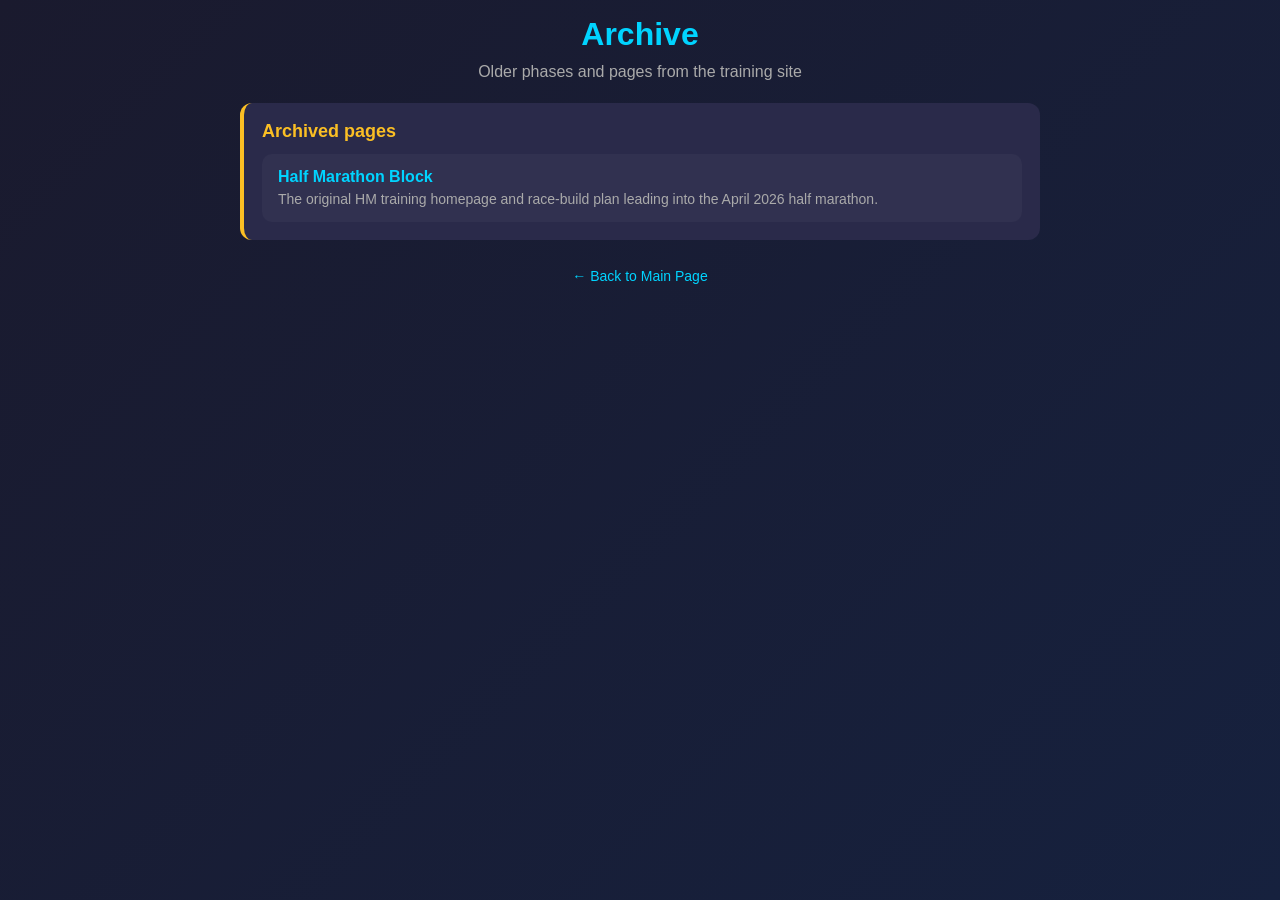
<file: archive.html>
<!DOCTYPE html>
<html lang="en">
<head>
    <meta charset="UTF-8">
    <meta name="viewport" content="width=device-width, initial-scale=1.0">
    <title>Archive</title>
    <link rel="stylesheet" href="styles.css">
</head>
<body>
    <main class="container">
        <h1>Archive</h1>
        <p class="subtitle">Older phases and pages from the training site</p>

        <div class="section">
            <h2>Archived pages</h2>
            <div class="archive-links">
                <a class="archive-link" href="hm-block.html">
                    <strong>Half Marathon Block</strong>
                    <span>The original HM training homepage and race-build plan leading into the April 2026 half marathon.</span>
                </a>
            </div>
        </div>

        <a class="back-link" href="index.html">← Back to Main Page</a>
    </main>
</body>
</html>
</file>
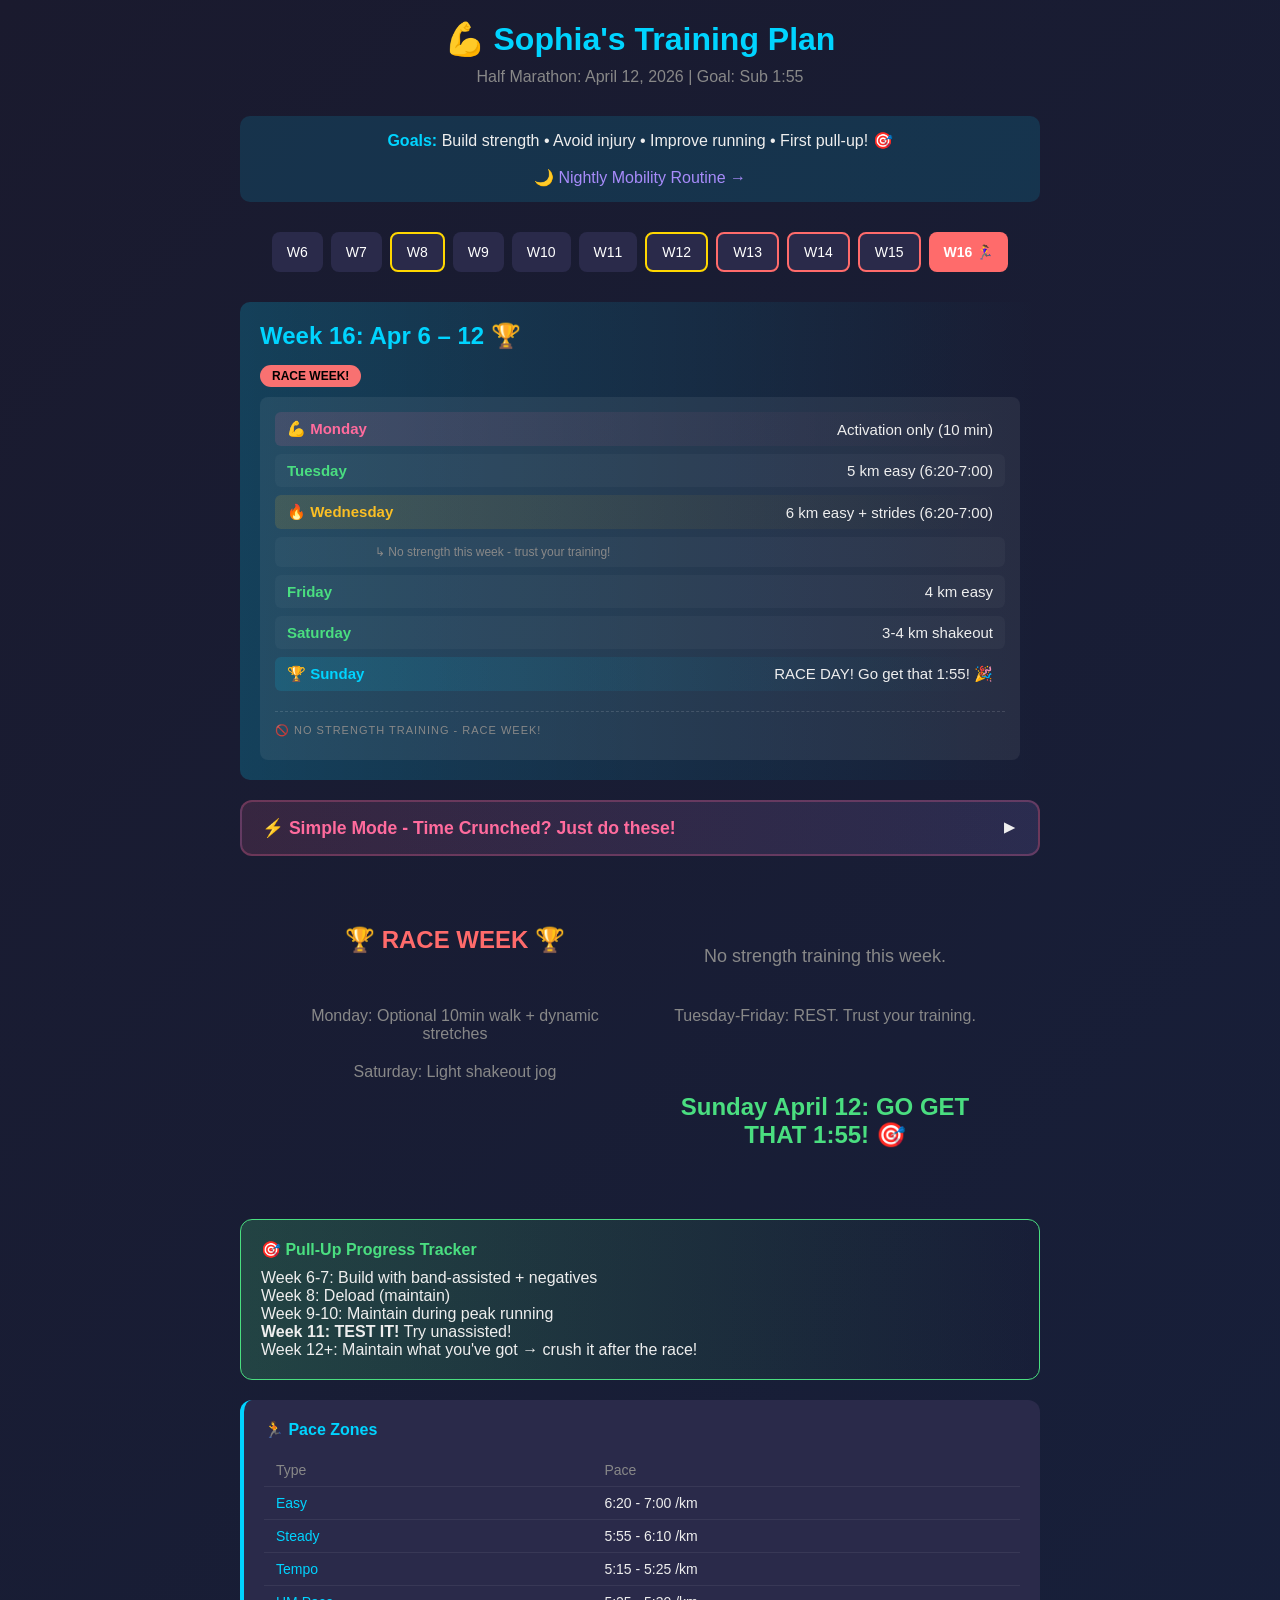
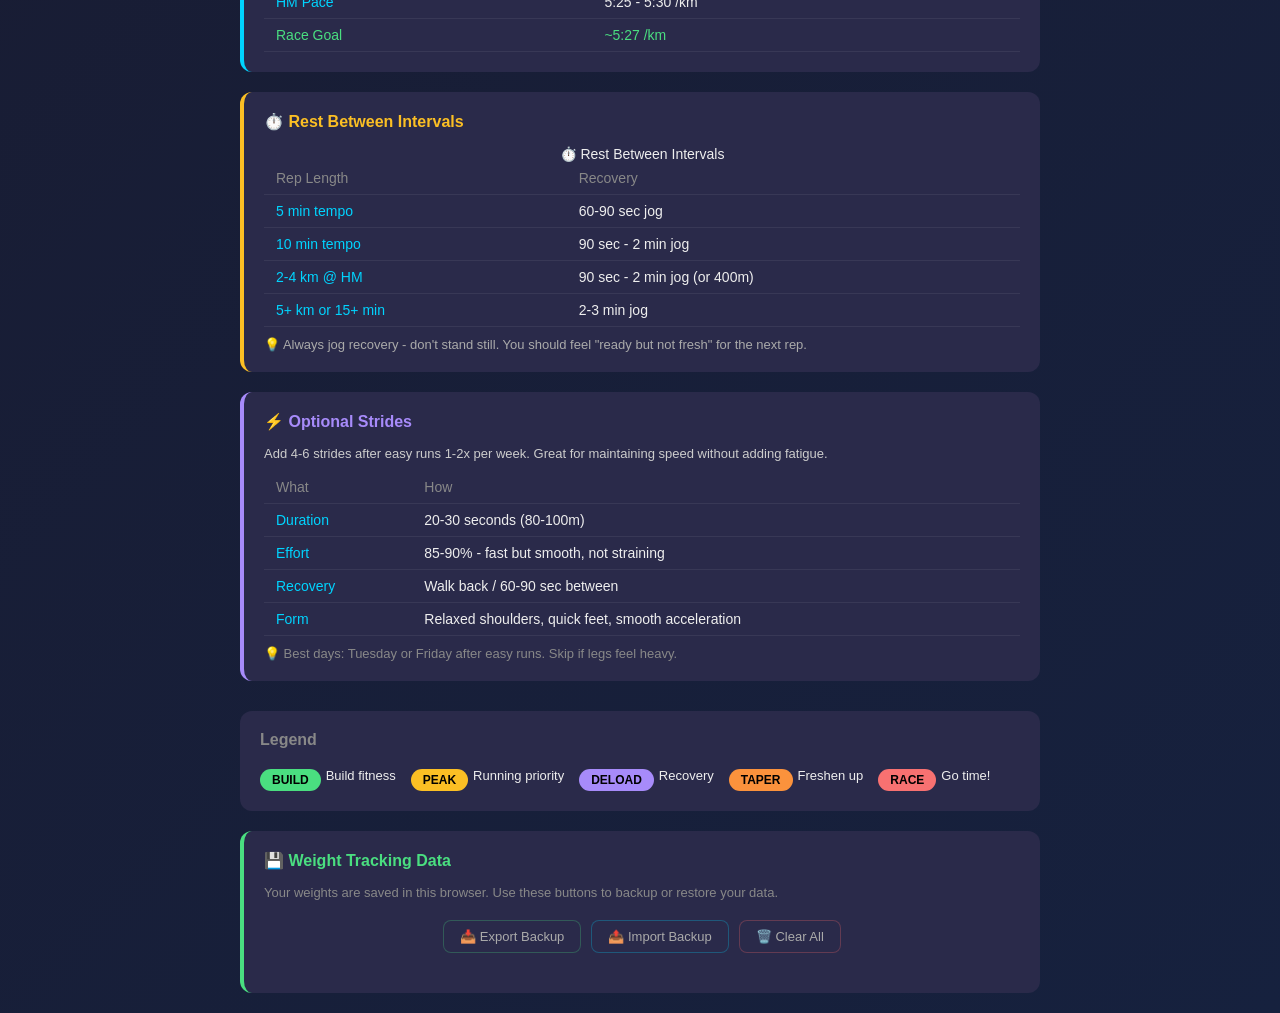
<file: hm-block.html>
<!DOCTYPE html>
<html lang="en">
<head>
    <meta charset="UTF-8">
    <meta name="viewport" content="width=device-width, initial-scale=1.0">
    <title>Sophia's Training Plan</title>
    <style>
        * { box-sizing: border-box; margin: 0; padding: 0; }
        body {
            font-family: -apple-system, BlinkMacSystemFont, 'Segoe UI', Roboto, sans-serif;
            background: linear-gradient(135deg, #1a1a2e 0%, #16213e 100%);
            color: #eee;
            min-height: 100vh;
            padding: 20px;
        }
        .container { max-width: 800px; margin: 0 auto; }
        a:focus-visible, button:focus-visible, input:focus-visible {
            outline: 3px solid #fbbf24;
            outline-offset: 3px;
        }
        h1 { text-align: center; margin-bottom: 10px; color: #00d4ff; }
        .subtitle { text-align: center; color: #888; margin-bottom: 30px; }
        .goal { text-align: center; background: #00d4ff22; padding: 15px; border-radius: 10px; margin-bottom: 30px; }
        .goal strong { color: #00d4ff; }

        /* Week Navigation */
        .week-nav {
            display: flex; flex-wrap: wrap; gap: 8px; justify-content: center; margin-bottom: 30px;
        }
        .week-btn {
            padding: 10px 15px; background: #2a2a4a; border: none; color: #fff;
            border-radius: 8px; cursor: pointer; font-size: 14px; transition: all 0.2s;
        }
        .week-btn:hover { background: #00d4ff; color: #000; }
        .week-btn.active { background: #00d4ff; color: #000; font-weight: bold; }
        .week-btn.deload { border: 2px solid #ffd700; }
        .week-btn.taper { border: 2px solid #ff6b6b; }
        .week-btn.race { background: #ff6b6b; color: #fff; }

        /* Week Content */
        .week { display: none; }
        .week.active { display: block; }
        .week-header {
            background: linear-gradient(90deg, #00d4ff33, transparent);
            padding: 20px; border-radius: 10px; margin-bottom: 20px;
        }
        .week-header h2 { color: #00d4ff; margin-bottom: 5px; }
        .phase-tag {
            display: inline-block; padding: 4px 12px; border-radius: 20px;
            font-size: 12px; font-weight: bold; margin-top: 10px;
        }
        .phase-build { background: #4ade80; color: #000; }
        .phase-peak { background: #fbbf24; color: #000; }
        .phase-deload { background: #a78bfa; color: #000; }
        .phase-taper { background: #fb923c; color: #000; }
        .phase-race { background: #f87171; color: #000; }

        .running-note {
            background: #ffffff11; padding: 10px 15px; border-radius: 8px;
            margin-top: 10px; font-size: 14px; color: #aaa;
        }
        .running-note strong { color: #fff; }

        .running-schedule {
            background: #ffffff11; padding: 15px; border-radius: 8px;
            margin-top: 10px; display: grid; gap: 8px;
        }
        .running-day {
            display: flex; justify-content: space-between; align-items: center;
            padding: 8px 12px; background: #ffffff08; border-radius: 6px;
        }
        .running-day-name { color: #4ade80; font-weight: bold; font-size: 15px; min-width: 90px; }
        .running-day-workout { color: #eee; font-size: 15px; }
        .running-day.quality { background: linear-gradient(90deg, #fbbf2422, transparent); }
        .running-day.quality .running-day-name { color: #fbbf24; }
        .running-day.long { background: linear-gradient(90deg, #00d4ff22, transparent); }
        .running-day.long .running-day-name { color: #00d4ff; }

        .optional-section {
            margin-top: 12px; padding-top: 12px; border-top: 1px dashed #ffffff22;
        }
        .optional-label {
            font-size: 11px; color: #888; text-transform: uppercase; letter-spacing: 1px; margin-bottom: 8px;
        }
        .running-day.optional { opacity: 0.7; }
        .running-day.optional .running-day-name { color: #a78bfa; }
        .running-day.optional-hide { display: none; }
        .running-day.strength { background: linear-gradient(90deg, #ff6b9d22, transparent); }
        .running-day.strength .running-day-name { color: #ff6b9d; }

        /* Sessions */
        .sessions { display: grid; gap: 20px; }
        @media (min-width: 600px) { .sessions { grid-template-columns: 1fr 1fr; } }

        .session {
            background: #2a2a4a; border-radius: 12px; padding: 20px;
        }
        .session h3 {
            color: #00d4ff; margin-bottom: 15px; padding-bottom: 10px;
            border-bottom: 1px solid #ffffff22;
        }
        .session-b h3 { color: #ff6b9d; }

        .exercise-group { margin-bottom: 15px; }
        .exercise-group-title {
            font-size: 12px; color: #888; text-transform: uppercase;
            margin-bottom: 8px; letter-spacing: 1px;
        }
        .exercise {
            display: flex; justify-content: space-between; align-items: center;
            padding: 8px 0; border-bottom: 1px solid #ffffff11;
        }
        .exercise:last-child { border-bottom: none; }
        .exercise-name { flex: 1; font-size: 15px; }
        .exercise-name a {
            color: #fff; text-decoration: none;
            border-bottom: 1px dotted #00d4ff;
        }
        .exercise-name a:hover { color: #00d4ff; }
        .exercise-sets {
            color: #00d4ff; font-weight: bold; margin-left: 10px;
            white-space: nowrap; font-size: 15px;
        }
        .video-icon { font-size: 12px; margin-left: 5px; }

        /* Weight tracking inputs */
        .weight-controls {
            display: flex;
            gap: 10px;
            justify-content: center;
            margin: 20px 0;
            flex-wrap: wrap;
        }
        .weight-btn {
            padding: 8px 16px;
            background: #2a2a4a;
            border: 1px solid #ffffff22;
            border-radius: 8px;
            color: #aaa;
            font-size: 13px;
            cursor: pointer;
            transition: all 0.2s;
        }
        .weight-btn:hover {
            background: #3a3a5a;
            color: #fff;
            border-color: #4ade80;
        }
        .weight-btn.export { border-color: #4ade8044; }
        .weight-btn.import { border-color: #00d4ff44; }
        .weight-btn.clear { border-color: #ff6b6b44; }
        .weight-btn.clear:hover { border-color: #ff6b6b; color: #ff6b6b; }
        .weight-input {
            width: 60px;
            padding: 4px 8px;
            margin-left: 10px;
            background: #1a1a2e;
            border: 1px solid #ffffff22;
            border-radius: 6px;
            color: #4ade80;
            font-size: 13px;
            text-align: center;
        }
        .weight-input:focus {
            border-color: #4ade80;
            box-shadow: 0 0 5px #4ade8044;
        }
        .weight-input::placeholder {
            color: #555;
            font-size: 11px;
        }
        .weight-input:not(:placeholder-shown) {
            background: #4ade8015;
        }

        .rpe-note {
            margin-top: 15px; padding: 10px; background: #ffffff11;
            border-radius: 8px; font-size: 13px; color: #aaa;
        }
        .rpe-note strong { color: #ffd700; }

        /* Special weeks */
        .rest-week {
            text-align: center; padding: 40px; color: #888;
        }
        .rest-week h3 { color: #ff6b6b; margin-bottom: 10px; }

        /* Legend */
        .legend {
            margin-top: 30px; padding: 20px; background: #2a2a4a;
            border-radius: 12px;
        }
        .legend h4 { margin-bottom: 10px; color: #888; }
        .legend-items { display: flex; flex-wrap: wrap; gap: 15px; font-size: 13px; }
        .legend-item { display: flex; align-items: center; gap: 5px; }

        .pull-up-tracker {
            margin-top: 30px; padding: 20px; background: linear-gradient(90deg, #4ade8033, transparent);
            border-radius: 12px; border: 1px solid #4ade80;
        }
        .pull-up-tracker h4 { color: #4ade80; margin-bottom: 10px; }

        .info-box {
            margin-top: 20px; padding: 20px; background: #2a2a4a;
            border-radius: 12px; border-left: 4px solid #fbbf24;
        }
        .info-box h4 { color: #fbbf24; margin-bottom: 15px; }
        .info-box table { width: 100%; border-collapse: collapse; font-size: 14px; }
        .info-box th, .info-box td { padding: 8px 12px; text-align: left; border-bottom: 1px solid #ffffff11; }
        .info-box th { color: #888; font-weight: normal; }
        .info-box td:first-child { color: #00d4ff; }
        .info-box p { color: #aaa; font-size: 13px; margin-top: 10px; }

        /* Mobile-friendly larger text */
        @media (max-width: 600px) {
            .running-day-name, .running-day-workout { font-size: 16px; }
            .exercise-name, .exercise-sets { font-size: 16px; }
            .exercise { padding: 10px 0; }
            .running-day { padding: 10px 12px; }
            .rpe-note { font-size: 14px; }
            .exercise-group-title { font-size: 13px; }
        }

        /* Simple Mode */
        .simple-mode {
            background: linear-gradient(90deg, #ff6b9d22, #a78bfa22);
            border: 2px solid #ff6b9d44;
            border-radius: 12px;
            margin-bottom: 30px;
            overflow: hidden;
        }
        .simple-mode-header {
            padding: 15px 20px;
            cursor: pointer;
            display: flex;
            justify-content: space-between;
            align-items: center;
            user-select: none;
            width: 100%;
            background: transparent;
            border: 0;
            color: inherit;
            text-align: left;
        }
        .simple-mode-header:hover {
            background: #ffffff08;
        }
        .simple-mode-header h3 {
            color: #ff6b9d;
            margin: 0;
            font-size: 1.1rem;
        }
        .simple-mode-header .toggle-icon {
            font-size: 1.2rem;
            transition: transform 0.3s ease;
        }
        .simple-mode.collapsed .toggle-icon {
            transform: rotate(-90deg);
        }
        .simple-mode-content {
            padding: 0 20px 20px 20px;
            display: grid;
            gap: 15px;
        }
        @media (min-width: 600px) {
            .simple-mode-content { grid-template-columns: 1fr 1fr; }
        }
        .simple-mode.collapsed .simple-mode-content {
            display: none;
        }
        .simple-session {
            background: #2a2a4a;
            border-radius: 10px;
            padding: 15px;
        }
        .simple-session h4 {
            color: #00d4ff;
            margin-bottom: 12px;
            font-size: 1rem;
        }
        .simple-session.session-b h4 {
            color: #ff6b9d;
        }
        .simple-exercise {
            display: flex;
            justify-content: space-between;
            padding: 8px 0;
            border-bottom: 1px solid #ffffff11;
            font-size: 15px;
        }
        .simple-exercise:last-child {
            border-bottom: none;
        }
        .simple-exercise-name {
            color: #eee;
        }
        .simple-exercise-name a {
            color: #fff;
            text-decoration: none;
            border-bottom: 1px dotted #00d4ff;
        }
        .simple-exercise-name a:hover {
            color: #00d4ff;
        }
        .simple-exercise-sets {
            color: #00d4ff;
            font-weight: bold;
        }
        .simple-mode-note {
            grid-column: 1 / -1;
            text-align: center;
            color: #888;
            font-size: 13px;
            padding-top: 5px;
        }
    </style>
</head>
<body>
    <main class="container">
        <h1>💪 Sophia's Training Plan</h1>
        <p class="subtitle">Half Marathon: April 12, 2026 | Goal: Sub 1:55</p>

        <div class="goal">
            <strong>Goals:</strong> Build strength • Avoid injury • Improve running • First pull-up! 🎯
            <br><br>
            <a href="mobility.html" style="color: #a78bfa; text-decoration: none;">🌙 Nightly Mobility Routine →</a>
        </div>
        <nav class="week-nav" aria-label="Week selector" role="tablist">
            <button type="button" class="week-btn" data-week="6" onclick="showWeek(6)">W6</button>
            <button type="button" class="week-btn" data-week="7" onclick="showWeek(7)">W7</button>
            <button type="button" class="week-btn deload" data-week="8" onclick="showWeek(8)">W8</button>
            <button type="button" class="week-btn" data-week="9" onclick="showWeek(9)">W9</button>
            <button type="button" class="week-btn" data-week="10" onclick="showWeek(10)">W10</button>
            <button type="button" class="week-btn" data-week="11" onclick="showWeek(11)">W11</button>
            <button type="button" class="week-btn deload" data-week="12" onclick="showWeek(12)">W12</button>
            <button type="button" class="week-btn taper" data-week="13" onclick="showWeek(13)">W13</button>
            <button type="button" class="week-btn taper" data-week="14" onclick="showWeek(14)">W14</button>
            <button type="button" class="week-btn taper" data-week="15" onclick="showWeek(15)">W15</button>
            <button type="button" class="week-btn race" data-week="16" onclick="showWeek(16)">W16 🏃‍♀️</button>
        </nav>

        <!-- Simple Mode Section (moves to active week via JS) -->
        <div class="simple-mode collapsed" id="simpleMode">
            <button type="button" class="simple-mode-header" aria-expanded="false" onclick="toggleSimpleMode()">
                <h3>⚡ Simple Mode - Time Crunched? Just do these!</h3>
                <span class="toggle-icon">▼</span>
            </button>
            <div class="simple-mode-content">
                <div class="simple-session">
                    <h4>Session A - Lower + Pull</h4>
                    <div class="simple-exercise">
                        <span class="simple-exercise-name"><a href="https://www.youtube.com/shorts/7YYaGXvEr90" target="_blank" rel="noopener noreferrer">Deadlift</a> or <a href="https://www.youtube.com/shorts/bwhl_9jN_3o" target="_blank" rel="noopener noreferrer">Bulgarian Split Squat</a> 📹</span>
                        <span class="simple-exercise-sets">3 × 5-6</span>
                    </div>
                    <div class="simple-exercise">
                        <span class="simple-exercise-name"><a href="https://www.youtube.com/watch?v=5rR_bzBc1NA" target="_blank" rel="noopener noreferrer">Band-Assisted Pull-Ups</a> (or <a href="https://www.youtube.com/shorts/dOCQjaasbGs" target="_blank" rel="noopener noreferrer">Dead Hangs</a>) 📹</span>
                        <span class="simple-exercise-sets">3 × 5</span>
                    </div>
                    <div class="simple-exercise">
                        <span class="simple-exercise-name"><a href="https://www.youtube.com/watch?v=HmgXnST4Mdw" target="_blank" rel="noopener noreferrer">Single-Leg Calf Raises</a> 📹</span>
                        <span class="simple-exercise-sets">2 × 10 each</span>
                    </div>
                    <div class="simple-exercise">
                        <span class="simple-exercise-name"><a href="https://www.youtube.com/shorts/yVYy3nRaHjA" target="_blank" rel="noopener noreferrer">Suitcase Carry</a> 📹</span>
                        <span class="simple-exercise-sets">2 × 30m each</span>
                    </div>
                </div>
                <div class="simple-session session-b">
                    <h4>Session B - Upper + Pull</h4>
                    <div class="simple-exercise">
                        <span class="simple-exercise-name"><a href="https://www.youtube.com/watch?v=c2LBofIzUqs" target="_blank" rel="noopener noreferrer">Pogos</a> (warm-up) 📹</span>
                        <span class="simple-exercise-sets">2 × 10</span>
                    </div>
                    <div class="simple-exercise">
                        <span class="simple-exercise-name"><a href="https://www.youtube.com/shorts/fhVG73E5Wbo" target="_blank" rel="noopener noreferrer">Inverted Rows</a> 📹</span>
                        <span class="simple-exercise-sets">3 × 8</span>
                    </div>
                    <div class="simple-exercise">
                        <span class="simple-exercise-name"><a href="https://www.youtube.com/shorts/afR3tPH6y_g" target="_blank" rel="noopener noreferrer">Overhead Press</a> 📹</span>
                        <span class="simple-exercise-sets">3 × 6</span>
                    </div>
                    <div class="simple-exercise">
                        <span class="simple-exercise-name"><a href="https://www.youtube.com/shorts/B3U_IAEbEco" target="_blank" rel="noopener noreferrer">Flexed Arm Hang</a> 📹</span>
                        <span class="simple-exercise-sets">3 × max</span>
                    </div>
                    <div class="simple-exercise">
                        <span class="simple-exercise-name"><a href="https://www.youtube.com/watch?v=Zfr6wizR8rs" target="_blank" rel="noopener noreferrer">Single-Leg RDL</a> 📹</span>
                        <span class="simple-exercise-sets">2 × 6 each</span>
                    </div>
                </div>
                <p class="simple-mode-note">~25 mins each • Covers all the essentials • No decisions, just do it 💪</p>
            </div>
        </div>

        <!-- WEEK 6 -->
        <div class="week" id="week-6">
            <div class="week-header">
                <h2>Week 6: Jan 26 - Feb 1</h2>
                <span class="phase-tag phase-build">BUILD PHASE</span>
                <div class="running-schedule">
                    <div class="running-day strength"><span class="running-day-name">💪 Monday</span><span class="running-day-workout">Session A</span></div>
                    <div class="running-day"><span class="running-day-name">Tuesday</span><span class="running-day-workout">8 km easy (6:20-7:00)</span></div>
                    <div class="running-day quality"><span class="running-day-name">🔥 Wednesday</span><span class="running-day-workout">3×10 min tempo (5:20) w/ 90s rest (~11 km)</span></div>
                    <div class="running-day" style="font-size:12px; color:#888; padding-left:100px; border:none;">↳ 3km warm-up → main set → 2km cool-down + optional strides</div>
                    <div class="running-day strength"><span class="running-day-name">💪 Thursday</span><span class="running-day-workout">The Strength Syndicate</span></div>
                    <div class="running-day"><span class="running-day-name">Friday</span><span class="running-day-workout">10 km easy (6:20-7:00)</span></div>
                    <div class="running-day strength"><span class="running-day-name">💪 Saturday</span><span class="running-day-workout">Session B</span></div>
                    <div class="running-day long"><span class="running-day-name">🏃 Sunday</span><span class="running-day-workout">18 km, last 5 km @ 5:45-6:00</span></div>
                    <div class="optional-section">
                        <div class="optional-label">✨ Optional</div>
                        <div class="running-day optional"><span class="running-day-name">⚡ Strides</span><span class="running-day-workout">4-6 strides after Tue or Fri easy run</span></div>
                        <div class="running-day optional"><span class="running-day-name">Tue PM</span><span class="running-day-workout">Easy double: 3-4 km very easy</span></div>
                    </div>
                </div>
            </div>
            <div class="sessions">
                <div class="session session-a">
                    <h3>Session A - Lower + Pull</h3>
                    <div class="exercise-group">
                        <div class="exercise-group-title">🔥 Warmup/Plyos</div>
                        <div class="exercise">
                            <span class="exercise-name"><a href="https://www.youtube.com/watch?v=c2LBofIzUqs" target="_blank" rel="noopener noreferrer">Pogos (Ankle Bounces)</a> <span class="video-icon">📹</span></span>
                            <span class="exercise-sets">2 × 15</span>
                        </div>
                        <div class="exercise">
                            <span class="exercise-name"><a href="https://www.youtube.com/watch?v=XhfVPA92pxQ" target="_blank" rel="noopener noreferrer">Skater Hops</a> <span class="video-icon">📹</span></span>
                            <span class="exercise-sets">2 × 5 each</span>
                        </div>
                    </div>
                    <div class="exercise-group">
                        <div class="exercise-group-title">🏋️ Main Lifts</div>
                        <div class="exercise">
                            <span class="exercise-name"><a href="https://www.youtube.com/shorts/bwhl_9jN_3o" target="_blank" rel="noopener noreferrer">Bulgarian Split Squat</a> <span class="video-icon">📹</span></span>
                            <span class="exercise-sets">3 × 6 each</span>
                        </div>
                        <div class="exercise">
                            <span class="exercise-name"><a href="https://www.youtube.com/shorts/afR3tPH6y_g" target="_blank" rel="noopener noreferrer">Overhead Press</a> <span class="video-icon">📹</span></span>
                            <span class="exercise-sets">3 × 8</span>
                        </div>
                    </div>
                    <div class="exercise-group">
                        <div class="exercise-group-title">💪 Pull-Up Progression</div>
                        <div class="exercise">
                            <span class="exercise-name"><a href="https://www.youtube.com/shorts/dOCQjaasbGs" target="_blank" rel="noopener noreferrer">Dead Hangs</a> <span class="video-icon">📹</span></span>
                            <span class="exercise-sets">3 × 30s</span>
                        </div>
                        <div class="exercise">
                            <span class="exercise-name"><a href="https://www.youtube.com/watch?v=5rR_bzBc1NA" target="_blank" rel="noopener noreferrer">Band-Assisted Pull-Ups</a> <span class="video-icon">📹</span></span>
                            <span class="exercise-sets">4 × 5</span>
                        </div>
                    </div>
                    <div class="exercise-group">
                        <div class="exercise-group-title">🦵 Stability</div>
                        <div class="exercise">
                            <span class="exercise-name"><a href="https://www.youtube.com/watch?v=Zfr6wizR8rs" target="_blank" rel="noopener noreferrer">Single-Leg RDL</a> <span class="video-icon">📹</span></span>
                            <span class="exercise-sets">2 × 8 each</span>
                        </div>
                        <div class="exercise">
                            <span class="exercise-name"><a href="https://www.youtube.com/watch?v=HmgXnST4Mdw" target="_blank" rel="noopener noreferrer">Single-Leg Calf Raise</a> <span class="video-icon">📹</span></span>
                            <span class="exercise-sets">3 × 10 each</span>
                        </div>
                        <div class="exercise">
                            <span class="exercise-name"><a href="https://www.youtube.com/watch?v=7vTnfE6oiXk" target="_blank" rel="noopener noreferrer">SL Glute Bridge Hold</a> <span class="video-icon">📹</span></span>
                            <span class="exercise-sets">2 × 20s each</span>
                        </div>
                    </div>
                    <div class="exercise-group">
                        <div class="exercise-group-title">🧳 Core</div>
                        <div class="exercise">
                            <span class="exercise-name"><a href="https://www.youtube.com/shorts/yVYy3nRaHjA" target="_blank" rel="noopener noreferrer">Suitcase Carry</a> <span class="video-icon">📹</span></span>
                            <span class="exercise-sets">2 × 30m each</span>
                        </div>
                    </div>
                    <div class="rpe-note"><strong>RPE: 7</strong> - Establishing baseline. Focus on form.</div>
                </div>
                <div class="session session-b">
                    <h3>Session B - Upper + Core</h3>
                    <div class="exercise-group">
                        <div class="exercise-group-title">⚡ Quick Plyos (Warm-up)</div>
                        <div class="exercise">
                            <span class="exercise-name"><a href="https://www.youtube.com/watch?v=c2LBofIzUqs" target="_blank" rel="noopener noreferrer">Pogos</a></span>
                            <span class="exercise-sets">2 × 10</span>
                        </div>
                    </div>
                    <div class="exercise-group">
                        <div class="exercise-group-title">🔥 Movement Prep</div>
                        <div class="exercise">
                            <span class="exercise-name"><a href="https://www.youtube.com/watch?v=PhNkkOieB-8" target="_blank" rel="noopener noreferrer">Lateral Band Walks</a> <span class="video-icon">📹</span></span>
                            <span class="exercise-sets">2 × 12 each</span>
                        </div>
                        <div class="exercise">
                            <span class="exercise-name"><a href="https://www.youtube.com/watch?v=wiFNA3sqjCA" target="_blank" rel="noopener noreferrer">Bird Dogs</a> <span class="video-icon">📹</span></span>
                            <span class="exercise-sets">2 × 8 each</span>
                        </div>
                    </div>
                    <div class="exercise-group">
                        <div class="exercise-group-title">🏋️ Upper Push/Pull</div>
                        <div class="exercise">
                            <span class="exercise-name"><a href="https://www.youtube.com/watch?v=EsTu2NVM1EI" target="_blank" rel="noopener noreferrer">Bench Press</a> <span class="video-icon">📹</span></span>
                            <span class="exercise-sets">3 × 8</span>
                        </div>
                        <div class="exercise">
                            <span class="exercise-name"><a href="https://www.youtube.com/shorts/fhVG73E5Wbo" target="_blank" rel="noopener noreferrer">Inverted Rows</a> <span class="video-icon">📹</span></span>
                            <span class="exercise-sets">3 × 10</span>
                        </div>
                        <div class="exercise">
                            <span class="exercise-name"><a href="https://www.youtube.com/watch?v=JObYtU7Y7ag" target="_blank" rel="noopener noreferrer">Band Pull-Aparts</a> <span class="video-icon">📹</span></span>
                            <span class="exercise-sets">3 × 15</span>
                        </div>
                        <div class="exercise">
                            <span class="exercise-name"><a href="https://www.youtube.com/watch?v=rep-qVOkqgk" target="_blank" rel="noopener noreferrer">Face Pulls</a> <span class="video-icon">📹</span></span>
                            <span class="exercise-sets">3 × 12</span>
                        </div>
                    </div>
                    <div class="exercise-group">
                        <div class="exercise-group-title">💪 Pull-Up Progression</div>
                        <div class="exercise">
                            <span class="exercise-name"><a href="https://www.youtube.com/shorts/B3U_IAEbEco" target="_blank" rel="noopener noreferrer">Flexed Arm Hang</a> <span class="video-icon">📹</span></span>
                            <span class="exercise-sets">3 × max</span>
                        </div>
                        <div class="exercise">
                            <span class="exercise-name"><a href="https://www.youtube.com/watch?v=xzpboZttHKI" target="_blank" rel="noopener noreferrer">Scapular Pull-Ups</a> <span class="video-icon">📹</span></span>
                            <span class="exercise-sets">3 × 8</span>
                        </div>
                    </div>
                    <div class="exercise-group">
                        <div class="exercise-group-title">🧘 Stability</div>
                        <div class="exercise">
                            <span class="exercise-name"><a href="https://www.youtube.com/shorts/yVYy3nRaHjA" target="_blank" rel="noopener noreferrer">Suitcase Carry</a> <span class="video-icon">📹</span></span>
                            <span class="exercise-sets">2 × 30m each</span>
                        </div>
                        <div class="exercise">
                            <span class="exercise-name">Single-Leg Balance (eyes closed)</span>
                            <span class="exercise-sets">2 × 30s each</span>
                        </div>
                    </div>
                    <div class="rpe-note"><strong>RPE: 7</strong> - Establishing baseline. Focus on form.</div>
                </div>
            </div>
        </div>

        <!-- WEEK 7 -->
        <div class="week" id="week-7">
            <div class="week-header">
                <h2>Week 7: Feb 2 – 8</h2>
                <span class="phase-tag phase-build">BUILD PHASE</span>
                <div class="running-schedule">
                    <div class="running-day strength"><span class="running-day-name">💪 Monday</span><span class="running-day-workout">Session A</span></div>
                    <div class="running-day"><span class="running-day-name">Tuesday</span><span class="running-day-workout">8 km easy (6:20-7:00)</span></div>
                    <div class="running-day quality"><span class="running-day-name">🔥 Wednesday</span><span class="running-day-workout">2×15 min @ HM (5:27) w/ 2min rest (~11 km)</span></div>
                    <div class="running-day" style="font-size:12px; color:#888; padding-left:100px; border:none;">↳ 3km warm-up → main set → 2km cool-down + optional strides</div>
                    <div class="running-day strength"><span class="running-day-name">💪 Thursday</span><span class="running-day-workout">The Strength Syndicate</span></div>
                    <div class="running-day"><span class="running-day-name">Friday</span><span class="running-day-workout">10 km steady (5:55-6:10)</span></div>
                    <div class="running-day strength"><span class="running-day-name">💪 Saturday</span><span class="running-day-workout">Session B</span></div>
                    <div class="running-day long"><span class="running-day-name">🏃 Sunday</span><span class="running-day-workout">19 km, last 6 km @ 5:35-5:45</span></div>
                    <div class="optional-section">
                        <div class="optional-label">✨ Optional</div>
                        <div class="running-day optional"><span class="running-day-name">⚡ Strides</span><span class="running-day-workout">4-6 strides after Tuesday easy run</span></div>
                        <div class="running-day optional"><span class="running-day-name">Tue PM</span><span class="running-day-workout">Easy double: 3-4 km very easy</span></div>
                    </div>
                </div>
            </div>
            <div class="sessions">
                <div class="session session-a">
                    <h3>Session A - Lower + Pull</h3>
                    <div class="exercise-group">
                        <div class="exercise-group-title">🔥 Warmup/Plyos</div>
                        <div class="exercise"><span class="exercise-name"><a href="https://www.youtube.com/watch?v=c2LBofIzUqs" target="_blank" rel="noopener noreferrer">Pogos</a></span><span class="exercise-sets">2 × 15</span></div>
                        <div class="exercise"><span class="exercise-name"><a href="https://www.youtube.com/watch?v=XhfVPA92pxQ" target="_blank" rel="noopener noreferrer">Skater Hops</a></span><span class="exercise-sets">2 × 5 each</span></div>
                    </div>
                    <div class="exercise-group">
                        <div class="exercise-group-title">🏋️ Main Lifts ⬆️</div>
                        <div class="exercise"><span class="exercise-name"><a href="https://www.youtube.com/shorts/7YYaGXvEr90" target="_blank" rel="noopener noreferrer">Deadlift</a> <span class="video-icon">📹</span></span><span class="exercise-sets">3 × 5</span></div>
                        <div class="exercise"><span class="exercise-name"><a href="https://www.youtube.com/shorts/afR3tPH6y_g" target="_blank" rel="noopener noreferrer">Overhead Press</a></span><span class="exercise-sets">3 × 8</span></div>
                    </div>
                    <div class="exercise-group">
                        <div class="exercise-group-title">💪 Pull-Up Progression</div>
                        <div class="exercise"><span class="exercise-name"><a href="https://www.youtube.com/shorts/dOCQjaasbGs" target="_blank" rel="noopener noreferrer">Dead Hangs</a></span><span class="exercise-sets">3 × 30s</span></div>
                        <div class="exercise"><span class="exercise-name"><a href="https://www.youtube.com/watch?v=5rR_bzBc1NA" target="_blank" rel="noopener noreferrer">Band-Assisted Pull-Ups</a></span><span class="exercise-sets">4 × 5</span></div>
                    </div>
                    <div class="exercise-group">
                        <div class="exercise-group-title">🦵 Stability</div>
                        <div class="exercise"><span class="exercise-name"><a href="https://www.youtube.com/watch?v=Zfr6wizR8rs" target="_blank" rel="noopener noreferrer">Single-Leg RDL</a></span><span class="exercise-sets">2 × 8 each</span></div>
                        <div class="exercise"><span class="exercise-name"><a href="https://www.youtube.com/watch?v=HmgXnST4Mdw" target="_blank" rel="noopener noreferrer">Single-Leg Calf Raise</a></span><span class="exercise-sets">3 × 10 each</span></div>
                        <div class="exercise"><span class="exercise-name"><a href="https://www.youtube.com/watch?v=7vTnfE6oiXk" target="_blank" rel="noopener noreferrer">SL Glute Bridge Hold</a></span><span class="exercise-sets">2 × 20s each</span></div>
                    </div>
                    <div class="exercise-group">
                        <div class="exercise-group-title">🧳 Core</div>
                        <div class="exercise"><span class="exercise-name"><a href="https://www.youtube.com/shorts/yVYy3nRaHjA" target="_blank" rel="noopener noreferrer">Suitcase Carry</a></span><span class="exercise-sets">2 × 30m each</span></div>
                    </div>
                    <div class="rpe-note"><strong>RPE: 7-8</strong> - Add 2-5kg to main lifts if last week felt good.</div>
                </div>
                <div class="session session-b">
                    <h3>Session B - Upper + Core</h3>
                    <div class="exercise-group">
                        <div class="exercise-group-title">⚡ Quick Plyos (Warm-up)</div>
                        <div class="exercise">
                            <span class="exercise-name"><a href="https://www.youtube.com/watch?v=c2LBofIzUqs" target="_blank" rel="noopener noreferrer">Pogos</a></span>
                            <span class="exercise-sets">2 × 10</span>
                        </div>
                    </div>
                    <div class="exercise-group">
                        <div class="exercise-group-title">🔥 Movement Prep</div>
                        <div class="exercise"><span class="exercise-name"><a href="https://www.youtube.com/watch?v=PhNkkOieB-8" target="_blank" rel="noopener noreferrer">Lateral Band Walks</a></span><span class="exercise-sets">2 × 12 each</span></div>
                        <div class="exercise"><span class="exercise-name"><a href="https://www.youtube.com/watch?v=wiFNA3sqjCA" target="_blank" rel="noopener noreferrer">Bird Dogs</a></span><span class="exercise-sets">2 × 8 each</span></div>
                    </div>
                    <div class="exercise-group">
                        <div class="exercise-group-title">🏋️ Upper Push/Pull ⬆️</div>
                        <div class="exercise"><span class="exercise-name"><a href="https://www.youtube.com/watch?v=EsTu2NVM1EI" target="_blank" rel="noopener noreferrer">Bench Press</a></span><span class="exercise-sets">3 × 8</span></div>
                        <div class="exercise"><span class="exercise-name"><a href="https://www.youtube.com/shorts/fhVG73E5Wbo" target="_blank" rel="noopener noreferrer">Inverted Rows</a></span><span class="exercise-sets">3 × 10</span></div>
                        <div class="exercise"><span class="exercise-name"><a href="https://www.youtube.com/watch?v=JObYtU7Y7ag" target="_blank" rel="noopener noreferrer">Band Pull-Aparts</a></span><span class="exercise-sets">3 × 15</span></div>
                        <div class="exercise"><span class="exercise-name"><a href="https://www.youtube.com/watch?v=rep-qVOkqgk" target="_blank" rel="noopener noreferrer">Face Pulls</a></span><span class="exercise-sets">3 × 12</span></div>
                    </div>
                    <div class="exercise-group">
                        <div class="exercise-group-title">💪 Pull-Up Progression</div>
                        <div class="exercise"><span class="exercise-name"><a href="https://www.youtube.com/shorts/B3U_IAEbEco" target="_blank" rel="noopener noreferrer">Flexed Arm Hang</a></span><span class="exercise-sets">3 × max</span></div>
                        <div class="exercise"><span class="exercise-name"><a href="https://www.youtube.com/watch?v=xzpboZttHKI" target="_blank" rel="noopener noreferrer">Scapular Pull-Ups</a></span><span class="exercise-sets">3 × 8</span></div>
                    </div>
                    <div class="exercise-group">
                        <div class="exercise-group-title">🧘 Stability</div>
                        <div class="exercise"><span class="exercise-name"><a href="https://www.youtube.com/shorts/yVYy3nRaHjA" target="_blank" rel="noopener noreferrer">Suitcase Carry</a></span><span class="exercise-sets">2 × 30m each</span></div>
                        <div class="exercise"><span class="exercise-name">Single-Leg Balance (eyes closed)</span><span class="exercise-sets">2 × 30s each</span></div>
                    </div>
                    <div class="rpe-note"><strong>RPE: 7-8</strong> - Push a little harder. Add weight to bench if ready.</div>
                </div>
            </div>
        </div>

        <!-- WEEK 8 - DELOAD -->
        <div class="week" id="week-8">
            <div class="week-header">
                <h2>Week 8: Feb 9 – 15</h2>
                <span class="phase-tag phase-deload">DELOAD WEEK</span>
                <div class="running-schedule">
                    <div class="running-day strength"><span class="running-day-name">💪 Monday</span><span class="running-day-workout">Session A (reduced)</span></div>
                    <div class="running-day"><span class="running-day-name">Tuesday</span><span class="running-day-workout">7 km easy (6:20-7:00)</span></div>
                    <div class="running-day quality"><span class="running-day-name">🔥 Wednesday</span><span class="running-day-workout">5×5 min tempo (5:20) w/ 60s rest (~10 km)</span></div>
                    <div class="running-day" style="font-size:12px; color:#888; padding-left:100px; border:none;">↳ 2km warm-up → main set → 2km cool-down</div>
                    <div class="running-day strength"><span class="running-day-name">💪 Thursday</span><span class="running-day-workout">The Strength Syndicate (light)</span></div>
                    <div class="running-day"><span class="running-day-name">Friday</span><span class="running-day-workout">9 km easy (6:20-7:00)</span></div>
                    <div class="running-day strength"><span class="running-day-name">💪 Saturday</span><span class="running-day-workout">Session B</span></div>
                    <div class="running-day long"><span class="running-day-name">🏃 Sunday</span><span class="running-day-workout">16 km easy @ 6:30-6:55</span></div>
                    <div class="optional-section">
                        <div class="optional-label">✨ Optional (Deload - keep it light!)</div>
                        <div class="running-day optional"><span class="running-day-name">Saturday</span><span class="running-day-workout">Easy swim or full rest</span></div>
                    </div>
                </div>
            </div>
            <div class="sessions">
                <div class="session session-a">
                    <h3>Session A - Lower + Pull (Reduced)</h3>
                    <div class="exercise-group">
                        <div class="exercise-group-title">🔥 Warmup/Plyos</div>
                        <div class="exercise"><span class="exercise-name"><a href="https://www.youtube.com/watch?v=c2LBofIzUqs" target="_blank" rel="noopener noreferrer">Pogos</a></span><span class="exercise-sets">2 × 12</span></div>
                        <div class="exercise"><span class="exercise-name"><a href="https://www.youtube.com/watch?v=XhfVPA92pxQ" target="_blank" rel="noopener noreferrer">Skater Hops</a></span><span class="exercise-sets">2 × 4 each</span></div>
                    </div>
                    <div class="exercise-group">
                        <div class="exercise-group-title">🏋️ Main Lifts ⬇️</div>
                        <div class="exercise"><span class="exercise-name"><a href="https://www.youtube.com/shorts/bwhl_9jN_3o" target="_blank" rel="noopener noreferrer">Bulgarian Split Squat</a></span><span class="exercise-sets">2 × 6 each</span></div>
                        <div class="exercise"><span class="exercise-name"><a href="https://www.youtube.com/shorts/afR3tPH6y_g" target="_blank" rel="noopener noreferrer">Overhead Press</a></span><span class="exercise-sets">2 × 8</span></div>
                    </div>
                    <div class="exercise-group">
                        <div class="exercise-group-title">💪 Pull-Up Progression</div>
                        <div class="exercise"><span class="exercise-name"><a href="https://www.youtube.com/shorts/dOCQjaasbGs" target="_blank" rel="noopener noreferrer">Dead Hangs</a></span><span class="exercise-sets">2 × 25s</span></div>
                        <div class="exercise"><span class="exercise-name"><a href="https://www.youtube.com/watch?v=5rR_bzBc1NA" target="_blank" rel="noopener noreferrer">Band-Assisted Pull-Ups</a></span><span class="exercise-sets">3 × 5</span></div>
                    </div>
                    <div class="exercise-group">
                        <div class="exercise-group-title">🦵 Stability (Light)</div>
                        <div class="exercise"><span class="exercise-name"><a href="https://www.youtube.com/watch?v=Zfr6wizR8rs" target="_blank" rel="noopener noreferrer">Single-Leg RDL</a></span><span class="exercise-sets">2 × 6 each</span></div>
                        <div class="exercise"><span class="exercise-name"><a href="https://www.youtube.com/watch?v=HmgXnST4Mdw" target="_blank" rel="noopener noreferrer">Single-Leg Calf Raise</a></span><span class="exercise-sets">2 × 10 each</span></div>
                    </div>
                    <div class="rpe-note"><strong>RPE: 6</strong> - Let your body recover. Don't chase intensity.</div>
                </div>
                <div class="session session-b">
                    <h3>Session B - Upper + Core (Reduced)</h3>
                    <div class="exercise-group">
                        <div class="exercise-group-title">🔥 Movement Prep</div>
                        <div class="exercise"><span class="exercise-name"><a href="https://www.youtube.com/watch?v=PhNkkOieB-8" target="_blank" rel="noopener noreferrer">Lateral Band Walks</a></span><span class="exercise-sets">2 × 10 each</span></div>
                        <div class="exercise"><span class="exercise-name"><a href="https://www.youtube.com/watch?v=wiFNA3sqjCA" target="_blank" rel="noopener noreferrer">Bird Dogs</a></span><span class="exercise-sets">2 × 6 each</span></div>
                    </div>
                    <div class="exercise-group">
                        <div class="exercise-group-title">🏋️ Upper Push/Pull ⬇️</div>
                        <div class="exercise"><span class="exercise-name"><a href="https://www.youtube.com/watch?v=EsTu2NVM1EI" target="_blank" rel="noopener noreferrer">Bench Press</a></span><span class="exercise-sets">2 × 8</span></div>
                        <div class="exercise"><span class="exercise-name"><a href="https://www.youtube.com/shorts/fhVG73E5Wbo" target="_blank" rel="noopener noreferrer">Inverted Rows</a></span><span class="exercise-sets">2 × 8</span></div>
                        <div class="exercise"><span class="exercise-name"><a href="https://www.youtube.com/watch?v=JObYtU7Y7ag" target="_blank" rel="noopener noreferrer">Band Pull-Aparts</a></span><span class="exercise-sets">2 × 12</span></div>
                    </div>
                    <div class="exercise-group">
                        <div class="exercise-group-title">💪 Pull-Up Progression</div>
                        <div class="exercise"><span class="exercise-name"><a href="https://www.youtube.com/shorts/B3U_IAEbEco" target="_blank" rel="noopener noreferrer">Flexed Arm Hang</a></span><span class="exercise-sets">2 × max</span></div>
                    </div>
                    <div class="rpe-note"><strong>RPE: 6</strong> - Easy week. Come back stronger next week.</div>
                </div>
            </div>
        </div>

        <!-- WEEK 9-16 abbreviated for space, using same pattern -->
        <div class="week" id="week-9">
            <div class="week-header">
                <h2>Week 9: Feb 16 – 22</h2>
                <span class="phase-tag phase-peak">PEAK RUNNING</span>
                <div class="running-schedule">
                    <div class="running-day strength"><span class="running-day-name">💪 Monday</span><span class="running-day-workout">Session A (maintain)</span></div>
                    <div class="running-day"><span class="running-day-name">Tuesday</span><span class="running-day-workout">8 km easy + strides (6:20-7:00)</span></div>
                    <div class="running-day quality"><span class="running-day-name">🔥 Wednesday</span><span class="running-day-workout">4×2 km @ HM (5:27) w/ 90s rest (13-14 km)</span></div>
                    <div class="running-day" style="font-size:12px; color:#888; padding-left:100px; border:none;">↳ 3km warm-up → main set → 2km cool-down + optional strides</div>
                    <div class="running-day strength"><span class="running-day-name">💪 Thursday</span><span class="running-day-workout">The Strength Syndicate</span></div>
                    <div class="running-day"><span class="running-day-name">Friday</span><span class="running-day-workout">10 km easy (6:20-7:00)</span></div>
                    <div class="running-day strength"><span class="running-day-name">💪 Saturday</span><span class="running-day-workout">Session B</span></div>
                    <div class="running-day long"><span class="running-day-name">🏃 Sunday</span><span class="running-day-workout">20 km, last 6 km @ 5:30-5:35</span></div>
                    <div class="optional-section">
                        <div class="optional-label">✨ Optional (Big week - don't overdo it)</div>
                        <div class="running-day optional"><span class="running-day-name">Saturday</span><span class="running-day-workout">Light swim OR mobility only</span></div>
                    </div>
                </div>
            </div>
            <div class="sessions">
                <div class="session session-a">
                    <h3>Session A - Maintain Strength</h3>
                    <div class="exercise-group">
                        <div class="exercise-group-title">🔥 Warmup</div>
                        <div class="exercise"><span class="exercise-name"><a href="https://www.youtube.com/watch?v=c2LBofIzUqs" target="_blank" rel="noopener noreferrer">Pogos</a></span><span class="exercise-sets">2 × 12</span></div>
                        <div class="exercise"><span class="exercise-name"><a href="https://www.youtube.com/watch?v=XhfVPA92pxQ" target="_blank" rel="noopener noreferrer">Skater Hops</a></span><span class="exercise-sets">2 × 4 each</span></div>
                    </div>
                    <div class="exercise-group">
                        <div class="exercise-group-title">🏋️ Main Lifts (Maintain)</div>
                        <div class="exercise"><span class="exercise-name"><a href="https://www.youtube.com/shorts/7YYaGXvEr90" target="_blank" rel="noopener noreferrer">Deadlift</a></span><span class="exercise-sets">3 × 4</span></div>
                        <div class="exercise"><span class="exercise-name"><a href="https://www.youtube.com/shorts/afR3tPH6y_g" target="_blank" rel="noopener noreferrer">Overhead Press</a></span><span class="exercise-sets">3 × 6</span></div>
                    </div>
                    <div class="exercise-group">
                        <div class="exercise-group-title">💪 Pull-Up Work</div>
                        <div class="exercise"><span class="exercise-name"><a href="https://www.youtube.com/shorts/dOCQjaasbGs" target="_blank" rel="noopener noreferrer">Dead Hangs</a></span><span class="exercise-sets">3 × 30s</span></div>
                        <div class="exercise"><span class="exercise-name"><a href="https://www.youtube.com/watch?v=5rR_bzBc1NA" target="_blank" rel="noopener noreferrer">Band-Assisted Pull-Ups</a></span><span class="exercise-sets">3 × 5</span></div>
                    </div>
                    <div class="exercise-group">
                        <div class="exercise-group-title">🦵 Stability</div>
                        <div class="exercise"><span class="exercise-name"><a href="https://www.youtube.com/watch?v=Zfr6wizR8rs" target="_blank" rel="noopener noreferrer">Single-Leg RDL</a></span><span class="exercise-sets">2 × 6 each</span></div>
                        <div class="exercise"><span class="exercise-name"><a href="https://www.youtube.com/shorts/yVYy3nRaHjA" target="_blank" rel="noopener noreferrer">Suitcase Carry</a></span><span class="exercise-sets">2 × 25m each</span></div>
                    </div>
                    <div class="rpe-note"><strong>RPE: 7</strong> - Running is priority. Maintain, don't chase PRs.</div>
                </div>
                <div class="session session-b">
                    <h3>Session B - Upper (Moderate)</h3>
                    <div class="exercise-group">
                        <div class="exercise-group-title">🏋️ Upper</div>
                        <div class="exercise"><span class="exercise-name"><a href="https://www.youtube.com/watch?v=EsTu2NVM1EI" target="_blank" rel="noopener noreferrer">Bench Press</a></span><span class="exercise-sets">3 × 6</span></div>
                        <div class="exercise"><span class="exercise-name"><a href="https://www.youtube.com/shorts/fhVG73E5Wbo" target="_blank" rel="noopener noreferrer">Inverted Rows</a></span><span class="exercise-sets">3 × 8</span></div>
                        <div class="exercise"><span class="exercise-name"><a href="https://www.youtube.com/watch?v=JObYtU7Y7ag" target="_blank" rel="noopener noreferrer">Band Pull-Aparts</a></span><span class="exercise-sets">3 × 12</span></div>
                    </div>
                    <div class="exercise-group">
                        <div class="exercise-group-title">💪 Pull-Up Holds</div>
                        <div class="exercise"><span class="exercise-name"><a href="https://www.youtube.com/shorts/B3U_IAEbEco" target="_blank" rel="noopener noreferrer">Flexed Arm Hang</a></span><span class="exercise-sets">2 × max</span></div>
                    </div>
                    <div class="rpe-note"><strong>RPE: 6-7</strong> - Keep legs fresh for running.</div>
                </div>
            </div>
        </div>

        <div class="week" id="week-10">
            <div class="week-header">
                <h2>Week 10: Feb 23 – Mar 1</h2>
                <span class="phase-tag phase-peak">PEAK RUNNING</span>
                <div class="running-schedule">
                    <div class="running-day strength"><span class="running-day-name">💪 Monday</span><span class="running-day-workout">Session A (maintain)</span></div>
                    <div class="running-day"><span class="running-day-name">Tuesday</span><span class="running-day-workout">8 km easy (6:20-7:00)</span></div>
                    <div class="running-day quality"><span class="running-day-name">🔥 Wednesday</span><span class="running-day-workout">25 min tempo (5:20) continuous (~10 km)</span></div>
                    <div class="running-day" style="font-size:12px; color:#888; padding-left:100px; border:none;">↳ 3km warm-up → main set → 2km cool-down + optional strides</div>
                    <div class="running-day strength"><span class="running-day-name">💪 Thursday</span><span class="running-day-workout">The Strength Syndicate</span></div>
                    <div class="running-day"><span class="running-day-name">Friday</span><span class="running-day-workout">10 km steady (5:55-6:10)</span></div>
                    <div class="running-day strength"><span class="running-day-name">💪 Saturday</span><span class="running-day-workout">Session B</span></div>
                    <div class="running-day long"><span class="running-day-name">🏃 Sunday</span><span class="running-day-workout">21 km, last 8 km @ 5:30-5:35 🔥</span></div>
                    <div class="optional-section">
                        <div class="optional-label">✨ Optional (Peak week - prioritize recovery!)</div>
                        <div class="running-day optional"><span class="running-day-name">Saturday</span><span class="running-day-workout">Rest or very light mobility</span></div>
                    </div>
                </div>
            </div>
            <div class="sessions">
                <div class="session session-a">
                    <h3>Session A - Maintain (Light)</h3>
                    <div class="exercise-group">
                        <div class="exercise-group-title">🏋️ Main Lifts</div>
                        <div class="exercise"><span class="exercise-name"><a href="https://www.youtube.com/shorts/bwhl_9jN_3o" target="_blank" rel="noopener noreferrer">Bulgarian Split Squat</a></span><span class="exercise-sets">3 × 5 each</span></div>
                        <div class="exercise"><span class="exercise-name"><a href="https://www.youtube.com/shorts/afR3tPH6y_g" target="_blank" rel="noopener noreferrer">Overhead Press</a></span><span class="exercise-sets">3 × 6</span></div>
                    </div>
                    <div class="exercise-group">
                        <div class="exercise-group-title">💪 Pull-Up Work</div>
                        <div class="exercise"><span class="exercise-name"><a href="https://www.youtube.com/shorts/dOCQjaasbGs" target="_blank" rel="noopener noreferrer">Dead Hangs</a></span><span class="exercise-sets">3 × 30s</span></div>
                        <div class="exercise"><span class="exercise-name"><a href="https://www.youtube.com/watch?v=5rR_bzBc1NA" target="_blank" rel="noopener noreferrer">Band-Assisted Pull-Ups</a></span><span class="exercise-sets">3 × 5</span></div>
                    </div>
                    <div class="rpe-note"><strong>RPE: 6-7</strong> - Biggest running week. Don't dig a hole!</div>
                </div>
                <div class="session session-b">
                    <h3>Session B - Upper Only</h3>
                    <div class="exercise-group">
                        <div class="exercise-group-title">🏋️ Upper</div>
                        <div class="exercise"><span class="exercise-name"><a href="https://www.youtube.com/watch?v=EsTu2NVM1EI" target="_blank" rel="noopener noreferrer">Bench Press</a></span><span class="exercise-sets">3 × 6</span></div>
                        <div class="exercise"><span class="exercise-name"><a href="https://www.youtube.com/shorts/fhVG73E5Wbo" target="_blank" rel="noopener noreferrer">Inverted Rows</a></span><span class="exercise-sets">3 × 8</span></div>
                        <div class="exercise"><span class="exercise-name"><a href="https://www.youtube.com/shorts/B3U_IAEbEco" target="_blank" rel="noopener noreferrer">Flexed Arm Hang</a></span><span class="exercise-sets">2 × max</span></div>
                    </div>
                    <div class="rpe-note"><strong>RPE: 6</strong> - Easy upper work. Save your legs.</div>
                </div>
            </div>
        </div>

        <div class="week" id="week-11">
            <div class="week-header">
                <h2>Week 11: Mar 2 – 8</h2>
                <span class="phase-tag phase-build">FINAL BUILD</span>
                <div class="running-schedule">
                    <div class="running-day strength"><span class="running-day-name">💪 Monday</span><span class="running-day-workout">Session A</span></div>
                    <div class="running-day"><span class="running-day-name">Tuesday</span><span class="running-day-workout">7 km easy (6:20-7:00)</span></div>
                    <div class="running-day quality"><span class="running-day-name">🔥 Wednesday</span><span class="running-day-workout">3×4 km @ HM (5:27) w/ 90s rest (17 km)</span></div>
                    <div class="running-day" style="font-size:12px; color:#888; padding-left:100px; border:none;">↳ 3km warm-up → main set → 2km cool-down + optional strides</div>
                    <div class="running-day strength"><span class="running-day-name">💪 Thursday</span><span class="running-day-workout">The Strength Syndicate</span></div>
                    <div class="running-day"><span class="running-day-name">Friday</span><span class="running-day-workout">9 km easy (6:20-7:00)</span></div>
                    <div class="running-day strength"><span class="running-day-name">💪 Saturday</span><span class="running-day-workout">Session B</span></div>
                    <div class="running-day long"><span class="running-day-name">🏃 Sunday</span><span class="running-day-workout">18 km @ 6:20-6:40</span></div>
                    <div class="optional-section">
                        <div class="optional-label">✨ Optional</div>
                        <div class="running-day optional"><span class="running-day-name">⚡ Strides</span><span class="running-day-workout">4-6 strides after Tue or Fri easy run</span></div>
                        <div class="running-day optional"><span class="running-day-name">Tue PM</span><span class="running-day-workout">Easy double: 3-4 km very easy</span></div>
                    </div>
                </div>
            </div>
            <div class="sessions">
                <div class="session session-a">
                    <h3>Session A - Full Session</h3>
                    <div class="exercise-group">
                        <div class="exercise-group-title">🏋️ Main Lifts</div>
                        <div class="exercise"><span class="exercise-name"><a href="https://www.youtube.com/shorts/7YYaGXvEr90" target="_blank" rel="noopener noreferrer">Deadlift</a></span><span class="exercise-sets">3 × 5</span></div>
                        <div class="exercise"><span class="exercise-name"><a href="https://www.youtube.com/shorts/afR3tPH6y_g" target="_blank" rel="noopener noreferrer">Overhead Press</a></span><span class="exercise-sets">3 × 8</span></div>
                    </div>
                    <div class="exercise-group">
                        <div class="exercise-group-title">💪 Pull-Up Work - TEST IT!</div>
                        <div class="exercise"><span class="exercise-name"><a href="https://www.youtube.com/shorts/dOCQjaasbGs" target="_blank" rel="noopener noreferrer">Dead Hangs</a></span><span class="exercise-sets">3 × 30s</span></div>
                        <div class="exercise"><span class="exercise-name">Band-Assisted or UNASSISTED?!</span><span class="exercise-sets">4 × 5</span></div>
                    </div>
                    <div class="exercise-group">
                        <div class="exercise-group-title">🦵 Stability</div>
                        <div class="exercise"><span class="exercise-name"><a href="https://www.youtube.com/watch?v=Zfr6wizR8rs" target="_blank" rel="noopener noreferrer">Single-Leg RDL</a></span><span class="exercise-sets">2 × 8 each</span></div>
                        <div class="exercise"><span class="exercise-name"><a href="https://www.youtube.com/shorts/yVYy3nRaHjA" target="_blank" rel="noopener noreferrer">Suitcase Carry</a></span><span class="exercise-sets">2 × 30m each</span></div>
                    </div>
                    <div class="rpe-note"><strong>RPE: 7</strong> - Good week to test pull-up progress!</div>
                </div>
                <div class="session session-b">
                    <h3>Session B - Full Session</h3>
                    <div class="exercise-group">
                        <div class="exercise-group-title">⚡ Quick Plyos (Warm-up)</div>
                        <div class="exercise">
                            <span class="exercise-name"><a href="https://www.youtube.com/watch?v=c2LBofIzUqs" target="_blank" rel="noopener noreferrer">Pogos</a></span>
                            <span class="exercise-sets">2 × 10</span>
                        </div>
                    </div>
                    <div class="exercise-group">
                        <div class="exercise-group-title">🏋️ Upper</div>
                        <div class="exercise"><span class="exercise-name"><a href="https://www.youtube.com/watch?v=EsTu2NVM1EI" target="_blank" rel="noopener noreferrer">Bench Press</a></span><span class="exercise-sets">3 × 8</span></div>
                        <div class="exercise"><span class="exercise-name"><a href="https://www.youtube.com/shorts/fhVG73E5Wbo" target="_blank" rel="noopener noreferrer">Inverted Rows</a></span><span class="exercise-sets">3 × 10</span></div>
                        <div class="exercise"><span class="exercise-name"><a href="https://www.youtube.com/watch?v=rep-qVOkqgk" target="_blank" rel="noopener noreferrer">Face Pulls</a></span><span class="exercise-sets">3 × 12</span></div>
                        <div class="exercise"><span class="exercise-name"><a href="https://www.youtube.com/shorts/B3U_IAEbEco" target="_blank" rel="noopener noreferrer">Flexed Arm Hang</a></span><span class="exercise-sets">3 × max</span></div>
                    </div>
                    <div class="rpe-note"><strong>RPE: 7</strong> - Enjoy the easier running week!</div>
                </div>
            </div>
        </div>

        <div class="week" id="week-12">
            <div class="week-header">
                <h2>Week 12: Mar 9 – 15</h2>
                <span class="phase-tag phase-deload">DELOAD WEEK</span>
                <div class="running-schedule">
                    <div class="running-day strength"><span class="running-day-name">💪 Monday</span><span class="running-day-workout">Session A (reduced)</span></div>
                    <div class="running-day"><span class="running-day-name">Tuesday</span><span class="running-day-workout">6 km easy (6:20-7:00)</span></div>
                    <div class="running-day quality"><span class="running-day-name">🔥 Wednesday</span><span class="running-day-workout">20 min tempo (5:20) continuous (~8 km)</span></div>
                    <div class="running-day" style="font-size:12px; color:#888; padding-left:100px; border:none;">↳ 2km warm-up → main set → 2km cool-down</div>
                    <div class="running-day strength"><span class="running-day-name">💪 Thursday</span><span class="running-day-workout">The Strength Syndicate (light)</span></div>
                    <div class="running-day"><span class="running-day-name">Friday</span><span class="running-day-workout">8 km easy (6:20-7:00)</span></div>
                    <div class="running-day strength"><span class="running-day-name">💪 Saturday</span><span class="running-day-workout">Session B</span></div>
                    <div class="running-day long"><span class="running-day-name">🏃 Sunday</span><span class="running-day-workout">16 km @ 6:30-7:00</span></div>
                    <div class="optional-section">
                        <div class="optional-label">✨ Optional (Deload - less is more)</div>
                        <div class="running-day optional"><span class="running-day-name">Saturday</span><span class="running-day-workout">Light walk or rest</span></div>
                    </div>
                </div>
            </div>
            <div class="sessions">
                <div class="session session-a">
                    <h3>Session A - Reduced Volume</h3>
                    <div class="exercise-group">
                        <div class="exercise-group-title">🏋️ Main Lifts</div>
                        <div class="exercise"><span class="exercise-name"><a href="https://www.youtube.com/shorts/bwhl_9jN_3o" target="_blank" rel="noopener noreferrer">Bulgarian Split Squat</a></span><span class="exercise-sets">2 × 6 each</span></div>
                        <div class="exercise"><span class="exercise-name"><a href="https://www.youtube.com/shorts/afR3tPH6y_g" target="_blank" rel="noopener noreferrer">Overhead Press</a></span><span class="exercise-sets">2 × 6</span></div>
                    </div>
                    <div class="exercise-group">
                        <div class="exercise-group-title">💪 Pull-Up Work</div>
                        <div class="exercise"><span class="exercise-name"><a href="https://www.youtube.com/shorts/dOCQjaasbGs" target="_blank" rel="noopener noreferrer">Dead Hangs</a></span><span class="exercise-sets">2 × 25s</span></div>
                        <div class="exercise"><span class="exercise-name"><a href="https://www.youtube.com/watch?v=5rR_bzBc1NA" target="_blank" rel="noopener noreferrer">Band-Assisted Pull-Ups</a></span><span class="exercise-sets">3 × 5</span></div>
                    </div>
                    <div class="rpe-note"><strong>RPE: 6</strong> - Starting to freshen up. No new exercises.</div>
                </div>
                <div class="session session-b">
                    <h3>Session B - Reduced Volume</h3>
                    <div class="exercise-group">
                        <div class="exercise-group-title">🏋️ Upper</div>
                        <div class="exercise"><span class="exercise-name"><a href="https://www.youtube.com/watch?v=EsTu2NVM1EI" target="_blank" rel="noopener noreferrer">Bench Press</a></span><span class="exercise-sets">2 × 8</span></div>
                        <div class="exercise"><span class="exercise-name"><a href="https://www.youtube.com/shorts/fhVG73E5Wbo" target="_blank" rel="noopener noreferrer">Inverted Rows</a></span><span class="exercise-sets">2 × 8</span></div>
                        <div class="exercise"><span class="exercise-name"><a href="https://www.youtube.com/shorts/B3U_IAEbEco" target="_blank" rel="noopener noreferrer">Flexed Arm Hang</a></span><span class="exercise-sets">2 × max</span></div>
                    </div>
                    <div class="rpe-note"><strong>RPE: 6</strong> - Keep moving, stay sharp.</div>
                </div>
            </div>
        </div>

        <div class="week" id="week-13">
            <div class="week-header">
                <h2>Week 13: Mar 16 – 22</h2>
                <span class="phase-tag phase-taper">PRE-TAPER</span>
                <div class="running-schedule">
                    <div class="running-day strength"><span class="running-day-name">💪 Monday</span><span class="running-day-workout">Session A</span></div>
                    <div class="running-day"><span class="running-day-name">Tuesday</span><span class="running-day-workout">6 km easy + strides (6:20-7:00)</span></div>
                    <div class="running-day quality"><span class="running-day-name">🔥 Wednesday</span><span class="running-day-workout">2×5 km @ HM (5:27) w/ 2min rest (15 km)</span></div>
                    <div class="running-day" style="font-size:12px; color:#888; padding-left:100px; border:none;">↳ 3km warm-up → main set → 2km cool-down</div>
                    <div class="running-day strength"><span class="running-day-name">💪 Thursday</span><span class="running-day-workout">The Strength Syndicate</span></div>
                    <div class="running-day"><span class="running-day-name">Friday</span><span class="running-day-workout">8 km easy (6:20-7:00)</span></div>
                    <div class="running-day strength"><span class="running-day-name">💪 Saturday</span><span class="running-day-workout">Session B</span></div>
                    <div class="running-day long"><span class="running-day-name">🏃 Sunday</span><span class="running-day-workout">18 km, last 8 km @ 5:30-5:35</span></div>
                    <div class="optional-section">
                        <div class="optional-label">✨ Optional</div>
                        <div class="running-day optional"><span class="running-day-name">Saturday</span><span class="running-day-workout">Easy swim or rest</span></div>
                    </div>
                </div>
            </div>
            <div class="sessions">
                <div class="session session-a">
                    <h3>Session A - Light</h3>
                    <div class="exercise-group">
                        <div class="exercise-group-title">🏋️ Main Lifts</div>
                        <div class="exercise"><span class="exercise-name"><a href="https://www.youtube.com/shorts/7YYaGXvEr90" target="_blank" rel="noopener noreferrer">Deadlift</a></span><span class="exercise-sets">2 × 4</span></div>
                        <div class="exercise"><span class="exercise-name"><a href="https://www.youtube.com/shorts/afR3tPH6y_g" target="_blank" rel="noopener noreferrer">Overhead Press</a></span><span class="exercise-sets">2 × 6</span></div>
                    </div>
                    <div class="exercise-group">
                        <div class="exercise-group-title">💪 Pull-Up Work</div>
                        <div class="exercise"><span class="exercise-name"><a href="https://www.youtube.com/shorts/dOCQjaasbGs" target="_blank" rel="noopener noreferrer">Dead Hangs</a></span><span class="exercise-sets">2 × 20s</span></div>
                        <div class="exercise"><span class="exercise-name"><a href="https://www.youtube.com/watch?v=5rR_bzBc1NA" target="_blank" rel="noopener noreferrer">Band-Assisted Pull-Ups</a></span><span class="exercise-sets">2 × 5</span></div>
                    </div>
                    <div class="exercise-group">
                        <div class="exercise-group-title">🧳 Core Only</div>
                        <div class="exercise"><span class="exercise-name"><a href="https://www.youtube.com/shorts/yVYy3nRaHjA" target="_blank" rel="noopener noreferrer">Suitcase Carry</a></span><span class="exercise-sets">2 × 25m each</span></div>
                    </div>
                    <div class="rpe-note"><strong>RPE: 5-6</strong> - Keep moving, don't fatigue.</div>
                </div>
                <div class="session session-b">
                    <h3>Session B - Very Light</h3>
                    <div class="exercise-group">
                        <div class="exercise-group-title">🏋️ Upper</div>
                        <div class="exercise"><span class="exercise-name"><a href="https://www.youtube.com/watch?v=EsTu2NVM1EI" target="_blank" rel="noopener noreferrer">Bench Press</a></span><span class="exercise-sets">2 × 6</span></div>
                        <div class="exercise"><span class="exercise-name"><a href="https://www.youtube.com/watch?v=JObYtU7Y7ag" target="_blank" rel="noopener noreferrer">Band Pull-Aparts</a></span><span class="exercise-sets">2 × 12</span></div>
                    </div>
                    <div class="rpe-note"><strong>RPE: 5</strong> - Minimal work. Staying loose.</div>
                </div>
            </div>
        </div>

        <div class="week" id="week-14">
            <div class="week-header">
                <h2>Week 14: Mar 23 – 29</h2>
                <span class="phase-tag phase-taper">TAPER</span>
                <div class="running-schedule">
                    <div class="running-day strength"><span class="running-day-name">💪 Monday</span><span class="running-day-workout">Session A (light)</span></div>
                    <div class="running-day"><span class="running-day-name">Tuesday</span><span class="running-day-workout">6 km easy (6:20-7:00)</span></div>
                    <div class="running-day quality"><span class="running-day-name">🔥 Wednesday</span><span class="running-day-workout">3×10 min @ HM (5:27) w/ 90s rest (~10 km)</span></div>
                    <div class="running-day" style="font-size:12px; color:#888; padding-left:100px; border:none;">↳ 2km warm-up → main set → 2km cool-down</div>
                    <div class="running-day strength"><span class="running-day-name">💪 Thursday</span><span class="running-day-workout">The Strength Syndicate (light)</span></div>
                    <div class="running-day"><span class="running-day-name">Friday</span><span class="running-day-workout">8 km easy (6:20-7:00)</span></div>
                    <div class="running-day strength"><span class="running-day-name">💪 Saturday</span><span class="running-day-workout">Session B</span></div>
                    <div class="running-day long"><span class="running-day-name">🏃 Sunday</span><span class="running-day-workout">14 km, last 5 km @ 5:35-5:45</span></div>
                    <div class="optional-section">
                        <div class="optional-label">✨ Optional (Taper - rest &gt; more training)</div>
                        <div class="running-day optional"><span class="running-day-name">Saturday</span><span class="running-day-workout">Rest or gentle walk</span></div>
                    </div>
                </div>
            </div>
            <div class="sessions">
                <div class="session session-a">
                    <h3>Session A - Minimal</h3>
                    <div class="exercise-group">
                        <div class="exercise-group-title">🏋️ Light Lifts</div>
                        <div class="exercise"><span class="exercise-name"><a href="https://www.youtube.com/shorts/bwhl_9jN_3o" target="_blank" rel="noopener noreferrer">Bulgarian Split Squat (light)</a></span><span class="exercise-sets">2 × 5 each</span></div>
                        <div class="exercise"><span class="exercise-name"><a href="https://www.youtube.com/shorts/afR3tPH6y_g" target="_blank" rel="noopener noreferrer">Overhead Press (light)</a></span><span class="exercise-sets">2 × 5</span></div>
                    </div>
                    <div class="exercise-group">
                        <div class="exercise-group-title">💪 Pull-Ups</div>
                        <div class="exercise"><span class="exercise-name"><a href="https://www.youtube.com/shorts/dOCQjaasbGs" target="_blank" rel="noopener noreferrer">Dead Hangs only</a></span><span class="exercise-sets">2 × 20s</span></div>
                    </div>
                    <div class="rpe-note"><strong>RPE: 5</strong> - Last real strength session. Light and easy.</div>
                </div>
                <div class="session session-b">
                    <h3>Session B - Optional</h3>
                    <div class="exercise-group">
                        <div class="exercise-group-title">🏋️ Upper (Optional)</div>
                        <div class="exercise"><span class="exercise-name"><a href="https://www.youtube.com/watch?v=EsTu2NVM1EI" target="_blank" rel="noopener noreferrer">Bench Press (very light)</a></span><span class="exercise-sets">2 × 6</span></div>
                        <div class="exercise"><span class="exercise-name"><a href="https://www.youtube.com/watch?v=JObYtU7Y7ag" target="_blank" rel="noopener noreferrer">Band Pull-Aparts</a></span><span class="exercise-sets">2 × 10</span></div>
                    </div>
                    <div class="rpe-note"><strong>RPE: 4-5</strong> - Skip if you feel tired. Rest > training now.</div>
                </div>
            </div>
        </div>

        <div class="week" id="week-15">
            <div class="week-header">
                <h2>Week 15: Mar 30 – Apr 5</h2>
                <span class="phase-tag phase-taper">FINAL TAPER</span>
                <div class="running-schedule">
                    <div class="running-day strength"><span class="running-day-name">💪 Monday</span><span class="running-day-workout">Session A (minimal)</span></div>
                    <div class="running-day"><span class="running-day-name">Tuesday</span><span class="running-day-workout">5 km easy (6:20-7:00)</span></div>
                    <div class="running-day quality"><span class="running-day-name">🔥 Wednesday</span><span class="running-day-workout">2×15 min tempo (5:20) w/ 2min rest (~9 km)</span></div>
                    <div class="running-day" style="font-size:12px; color:#888; padding-left:100px; border:none;">↳ 2km warm-up → main set → 1-2km cool-down</div>
                    <div class="running-day strength"><span class="running-day-name">💪 Thursday</span><span class="running-day-workout">The Strength Syndicate (optional/light)</span></div>
                    <div class="running-day"><span class="running-day-name">Friday</span><span class="running-day-workout">7 km easy (6:20-7:00)</span></div>
                    <div class="running-day strength"><span class="running-day-name">💪 Saturday</span><span class="running-day-workout">Session B (optional)</span></div>
                    <div class="running-day long"><span class="running-day-name">🏃 Sunday</span><span class="running-day-workout">12 km, last 5 km @ 5:40-5:50</span></div>
                    <div class="optional-section">
                        <div class="optional-label">✨ Optional (Race week prep - stay fresh!)</div>
                        <div class="running-day optional"><span class="running-day-name">Saturday</span><span class="running-day-workout">Rest - save those legs!</span></div>
                    </div>
                </div>
            </div>
            <div class="sessions">
                <div class="session session-a">
                    <h3>Monday/Tuesday Only - Activation</h3>
                    <div class="exercise-group">
                        <div class="exercise-group-title">🔥 Blood Flow Only</div>
                        <div class="exercise"><span class="exercise-name"><a href="https://www.youtube.com/watch?v=aclHkVaku9U" target="_blank" rel="noopener noreferrer">Bodyweight Squats</a></span><span class="exercise-sets">2 × 10</span></div>
                        <div class="exercise"><span class="exercise-name"><a href="https://www.youtube.com/watch?v=JObYtU7Y7ag" target="_blank" rel="noopener noreferrer">Band Pull-Aparts</a></span><span class="exercise-sets">2 × 10</span></div>
                        <div class="exercise"><span class="exercise-name"><a href="https://www.youtube.com/shorts/dOCQjaasbGs" target="_blank" rel="noopener noreferrer">Dead Hangs</a></span><span class="exercise-sets">2 × 15s</span></div>
                        <div class="exercise"><span class="exercise-name"><a href="https://www.youtube.com/watch?v=wiFNA3sqjCA" target="_blank" rel="noopener noreferrer">Bird Dogs</a></span><span class="exercise-sets">2 × 6 each</span></div>
                    </div>
                    <div class="rpe-note"><strong>15-20 minutes total.</strong> Just activation. No fatigue!</div>
                </div>
                <div class="session session-b rest-week">
                    <h3>Session B</h3>
                    <p>❌ <strong>SKIP</strong></p>
                    <p>Rest and trust your training!</p>
                </div>
            </div>
        </div>

        <div class="week" id="week-16">
            <div class="week-header">
                <h2>Week 16: Apr 6 – 12 🏆</h2>
                <span class="phase-tag phase-race">RACE WEEK!</span>
                <div class="running-schedule">
                    <div class="running-day strength"><span class="running-day-name">💪 Monday</span><span class="running-day-workout">Activation only (10 min)</span></div>
                    <div class="running-day"><span class="running-day-name">Tuesday</span><span class="running-day-workout">5 km easy (6:20-7:00)</span></div>
                    <div class="running-day quality"><span class="running-day-name">🔥 Wednesday</span><span class="running-day-workout">6 km easy + strides (6:20-7:00)</span></div>
                    <div class="running-day" style="font-size:12px; color:#888; padding-left:100px; border:none;">↳ No strength this week - trust your training!</div>
                    <div class="running-day"><span class="running-day-name">Friday</span><span class="running-day-workout">4 km easy</span></div>
                    <div class="running-day"><span class="running-day-name">Saturday</span><span class="running-day-workout">3-4 km shakeout</span></div>
                    <div class="running-day long"><span class="running-day-name">🏆 Sunday</span><span class="running-day-workout">RACE DAY! Go get that 1:55! 🎉</span></div>
                    <div class="optional-section">
                        <div class="optional-label">🚫 No strength training - RACE WEEK!</div>
                    </div>
                </div>
            </div>
            <div class="sessions rest-week" style="text-align: center; padding: 40px;">
                <h3 style="color: #ff6b6b; font-size: 24px;">🏆 RACE WEEK 🏆</h3>
                <p style="margin: 20px 0; font-size: 18px;">No strength training this week.</p>
                <p style="color: #888;">Monday: Optional 10min walk + dynamic stretches</p>
                <p style="color: #888;">Tuesday-Friday: REST. Trust your training.</p>
                <p style="color: #888;">Saturday: Light shakeout jog</p>
                <p style="margin-top: 30px; font-size: 24px; color: #4ade80;">
                    <strong>Sunday April 12: GO GET THAT 1:55! 🎯</strong>
                </p>
            </div>
        </div>

        <div class="pull-up-tracker">
            <h4>🎯 Pull-Up Progress Tracker</h4>
            <p>Week 6-7: Build with band-assisted + negatives</p>
            <p>Week 8: Deload (maintain)</p>
            <p>Week 9-10: Maintain during peak running</p>
            <p><strong>Week 11: TEST IT!</strong> Try unassisted!</p>
            <p>Week 12+: Maintain what you've got → crush it after the race!</p>
        </div>

        <div class="info-box" style="border-left-color: #00d4ff;">
            <h4 style="color: #00d4ff;">🏃 Pace Zones</h4>
            <table>
                <tr><th scope="col">Type</th><th scope="col">Pace</th></tr>
                <tr><td>Easy</td><td>6:20 - 7:00 /km</td></tr>
                <tr><td>Steady</td><td>5:55 - 6:10 /km</td></tr>
                <tr><td>Tempo</td><td>5:15 - 5:25 /km</td></tr>
                <tr><td>HM Pace</td><td>5:25 - 5:30 /km</td></tr>
                <tr><td style="color:#4ade80;">Race Goal</td><td style="color:#4ade80;">~5:27 /km</td></tr>
            </table>
        </div>

        <div class="info-box">
            <h4>⏱️ Rest Between Intervals</h4>
            <table>
                <caption class="sr-only">⏱️ Rest Between Intervals</caption>
                <tr><th scope="col">Rep Length</th><th scope="col">Recovery</th></tr>
                <tr><td>5 min tempo</td><td>60-90 sec jog</td></tr>
                <tr><td>10 min tempo</td><td>90 sec - 2 min jog</td></tr>
                <tr><td>2-4 km @ HM</td><td>90 sec - 2 min jog (or 400m)</td></tr>
                <tr><td>5+ km or 15+ min</td><td>2-3 min jog</td></tr>
            </table>
            <p>💡 Always jog recovery - don't stand still. You should feel "ready but not fresh" for the next rep.</p>
        </div>

        <div class="info-box" style="border-left-color: #a78bfa;">
            <h4 style="color: #a78bfa;">⚡ Optional Strides</h4>
            <p style="margin-bottom: 10px; color: #ccc;">Add 4-6 strides after easy runs 1-2x per week. Great for maintaining speed without adding fatigue.</p>
            <table>
                <tr><th scope="col">What</th><th scope="col">How</th></tr>
                <tr><td>Duration</td><td>20-30 seconds (80-100m)</td></tr>
                <tr><td>Effort</td><td>85-90% - fast but smooth, not straining</td></tr>
                <tr><td>Recovery</td><td>Walk back / 60-90 sec between</td></tr>
                <tr><td>Form</td><td>Relaxed shoulders, quick feet, smooth acceleration</td></tr>
            </table>
            <p style="margin-top: 10px; font-size: 13px; color: #888;">💡 Best days: Tuesday or Friday after easy runs. Skip if legs feel heavy.</p>
        </div>

        <div class="legend">
            <h4>Legend</h4>
            <div class="legend-items">
                <div class="legend-item"><span class="phase-tag phase-build">BUILD</span> Build fitness</div>
                <div class="legend-item"><span class="phase-tag phase-peak">PEAK</span> Running priority</div>
                <div class="legend-item"><span class="phase-tag phase-deload">DELOAD</span> Recovery</div>
                <div class="legend-item"><span class="phase-tag phase-taper">TAPER</span> Freshen up</div>
                <div class="legend-item"><span class="phase-tag phase-race">RACE</span> Go time!</div>
            </div>
        </div>

        <!-- Weight Data Controls -->
        <div class="info-box" style="border-left-color: #4ade80;">
            <h4 style="color: #4ade80;">💾 Weight Tracking Data</h4>
            <p style="color: #888; margin-bottom: 15px;">Your weights are saved in this browser. Use these buttons to backup or restore your data.</p>
            <div class="weight-controls">
                <button class="weight-btn export" onclick="exportWeights()">📥 Export Backup</button>
                <button class="weight-btn import" onclick="document.getElementById('importFile').click()">📤 Import Backup</button>
                <button class="weight-btn clear" onclick="clearWeights()">🗑️ Clear All</button>
            </div>
            <input type="file" id="importFile" accept=".json" style="display:none" onchange="importWeights(event)">
        </div>
    </main>

    <script>
        // Race date: April 12, 2026 (Sunday)
        const RACE_DATE = new Date(2026, 3, 12); // Month is 0-indexed
        const MIN_WEEK = 6;
        const MAX_WEEK = 16;

        function getCurrentWeek() {
            const today = new Date();
            today.setHours(0, 0, 0, 0);

            // Get the Monday of the current week
            const dayOfWeek = today.getDay(); // 0 = Sunday, 1 = Monday, etc.
            const mondayOffset = dayOfWeek === 0 ? -6 : 1 - dayOfWeek;
            const thisMonday = new Date(today);
            thisMonday.setDate(today.getDate() + mondayOffset);

            // Week 16 starts Monday April 6, 2026
            const week16Start = new Date(2026, 3, 6);

            // Calculate difference in weeks from this Monday to Week 16 Monday
            const diffTime = week16Start - thisMonday;
            const diffDays = Math.round(diffTime / (1000 * 60 * 60 * 24));
            const weeksUntilW16 = Math.round(diffDays / 7);

            const currentWeek = 16 - weeksUntilW16;

            // Clamp to valid range
            return Math.max(MIN_WEEK, Math.min(MAX_WEEK, currentWeek));
        }

        function showWeek(num, fromClick = true) {
            document.querySelectorAll('.week').forEach(w => {
                const isActive = w.id === 'week-' + num;
                w.classList.toggle('active', isActive);
                w.hidden = !isActive;
                w.setAttribute('role', 'tabpanel');
                w.setAttribute('tabindex', '0');
            });

            document.querySelectorAll('.week-btn').forEach(b => {
                const isActive = Number(b.dataset.week) === Number(num);
                b.classList.toggle('active', isActive);
                b.setAttribute('role', 'tab');
                b.setAttribute('aria-selected', String(isActive));
                b.setAttribute('aria-controls', 'week-' + b.dataset.week);
                b.id = 'tab-week-' + b.dataset.week;
                b.tabIndex = isActive ? 0 : -1;
            });

            const activeWeek = document.getElementById('week-' + num);
            activeWeek.setAttribute('aria-labelledby', 'tab-week-' + num);

            // Move Simple Mode into the active week, before the sessions
            const simpleMode = document.getElementById('simpleMode');
            const sessions = activeWeek.querySelector('.sessions');
            if (sessions) {
                activeWeek.insertBefore(simpleMode, sessions);
            }
        }

        function toggleSimpleMode() {
            const simpleMode = document.getElementById('simpleMode');
            const isCollapsed = simpleMode.classList.toggle('collapsed');
            const trigger = simpleMode.querySelector('.simple-mode-header');
            trigger.setAttribute('aria-expanded', String(!isCollapsed));
        }

        // Weight tracking functions
        function getWeightKey(weekId, exerciseName) {
            // Create a unique key for each exercise
            return 'weight_' + weekId + '_' + exerciseName.replace(/[^a-zA-Z0-9]/g, '_');
        }

        function saveWeight(input) {
            const key = input.dataset.weightKey;
            if (input.value.trim()) {
                localStorage.setItem(key, input.value);
            } else {
                localStorage.removeItem(key);
            }
        }

        function loadWeights() {
            document.querySelectorAll('.weight-input').forEach(input => {
                const key = input.dataset.weightKey;
                const saved = localStorage.getItem(key);
                if (saved) {
                    input.value = saved;
                }
            });
        }

        function addWeightInputs() {
            // Add weight inputs to all exercises in week sessions
            document.querySelectorAll('.week').forEach(week => {
                const weekId = week.id;
                week.querySelectorAll('.session .exercise').forEach(exercise => {
                    // Skip if already has input
                    if (exercise.querySelector('.weight-input')) return;

                    // Get exercise name for the key
                    const nameEl = exercise.querySelector('.exercise-name');
                    if (!nameEl) return;
                    const exerciseName = nameEl.textContent.trim();

                    // Create input
                    const input = document.createElement('input');
                    input.type = 'number';
                    input.inputMode = 'decimal';
                    input.className = 'weight-input';
                    input.placeholder = 'kg';
                    input.setAttribute('aria-label', exerciseName + ' weight in kilograms');
                    input.dataset.weightKey = getWeightKey(weekId, exerciseName);
                    input.addEventListener('change', () => saveWeight(input));
                    input.addEventListener('blur', () => saveWeight(input));

                    exercise.appendChild(input);
                });
            });
        }

        // On page load
        document.addEventListener('DOMContentLoaded', function() {
            // Auto-detect and show current week
            const currentWeek = getCurrentWeek();
            showWeek(currentWeek, false);

            // Add weight inputs and load saved values
            addWeightInputs();
            loadWeights();
        });

        // Export weights to JSON file
        function exportWeights() {
            const weights = {};
            for (let i = 0; i < localStorage.length; i++) {
                const key = localStorage.key(i);
                if (key.startsWith('weight_')) {
                    weights[key] = localStorage.getItem(key);
                }
            }

            if (Object.keys(weights).length === 0) {
                alert('No weight data to export yet!');
                return;
            }

            const data = {
                exportDate: new Date().toISOString(),
                weights: weights
            };

            const blob = new Blob([JSON.stringify(data, null, 2)], {type: 'application/json'});
            const url = URL.createObjectURL(blob);
            const a = document.createElement('a');
            a.href = url;
            a.download = 'sophia-training-weights-' + new Date().toISOString().split('T')[0] + '.json';
            a.click();
            URL.revokeObjectURL(url);
        }

        // Import weights from JSON file
        function importWeights(event) {
            const file = event.target.files[0];
            if (!file) return;

            const reader = new FileReader();
            reader.onload = function(e) {
                try {
                    const data = JSON.parse(e.target.result);
                    if (!data.weights) {
                        alert('Invalid backup file format');
                        return;
                    }

                    let count = 0;
                    for (const key in data.weights) {
                        localStorage.setItem(key, data.weights[key]);
                        count++;
                    }

                    loadWeights(); // Refresh displayed values
                    alert('Imported ' + count + ' weight entries!');
                } catch (err) {
                    alert('Error reading backup file: ' + err.message);
                }
            };
            reader.readAsText(file);
            event.target.value = ''; // Reset file input
        }

        // Clear all weight data
        function clearWeights() {
            if (!confirm('Are you sure you want to delete ALL saved weights? This cannot be undone!')) {
                return;
            }

            const keys = [];
            for (let i = 0; i < localStorage.length; i++) {
                const key = localStorage.key(i);
                if (key.startsWith('weight_')) {
                    keys.push(key);
                }
            }

            keys.forEach(key => localStorage.removeItem(key));

            // Clear input fields
            document.querySelectorAll('.weight-input').forEach(input => {
                input.value = '';
            });

            alert('Cleared ' + keys.length + ' weight entries.');
        }
    </script>
</body>
</html>

<!-- cache bust -->
</file>
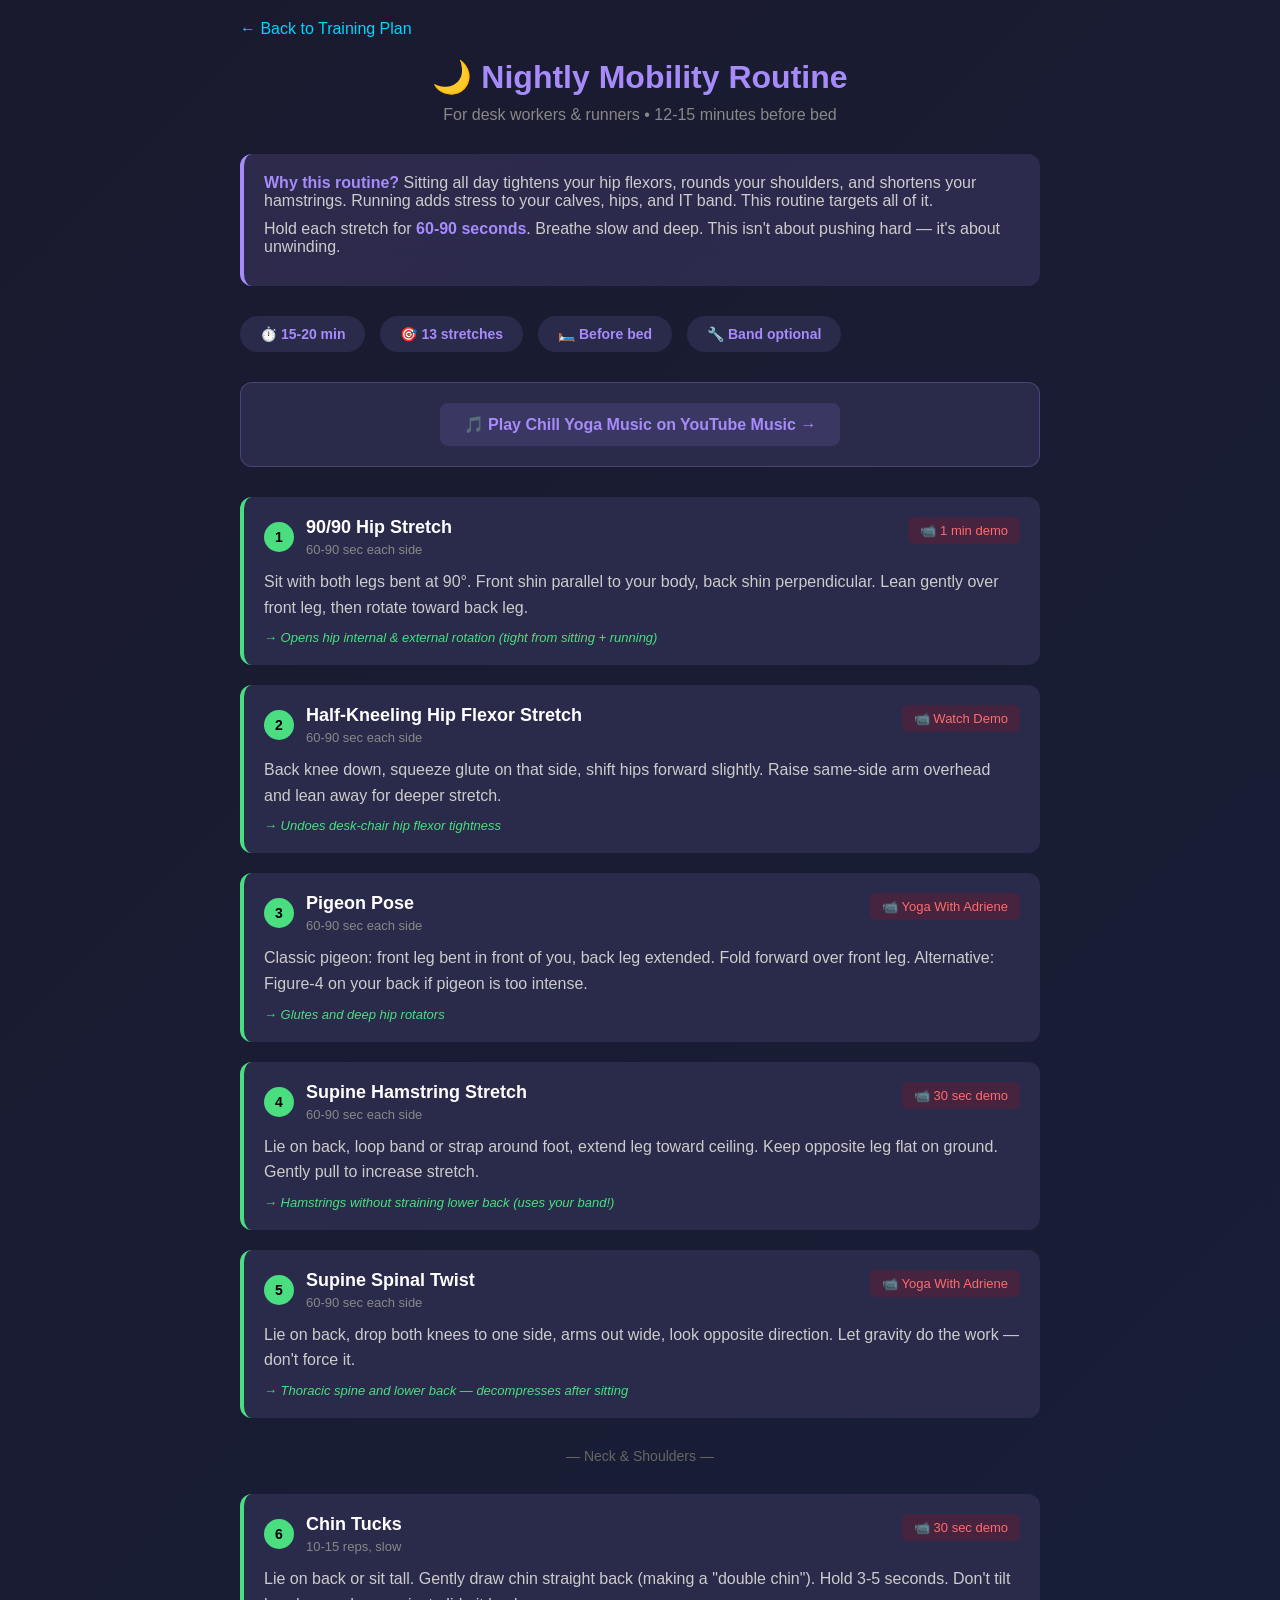
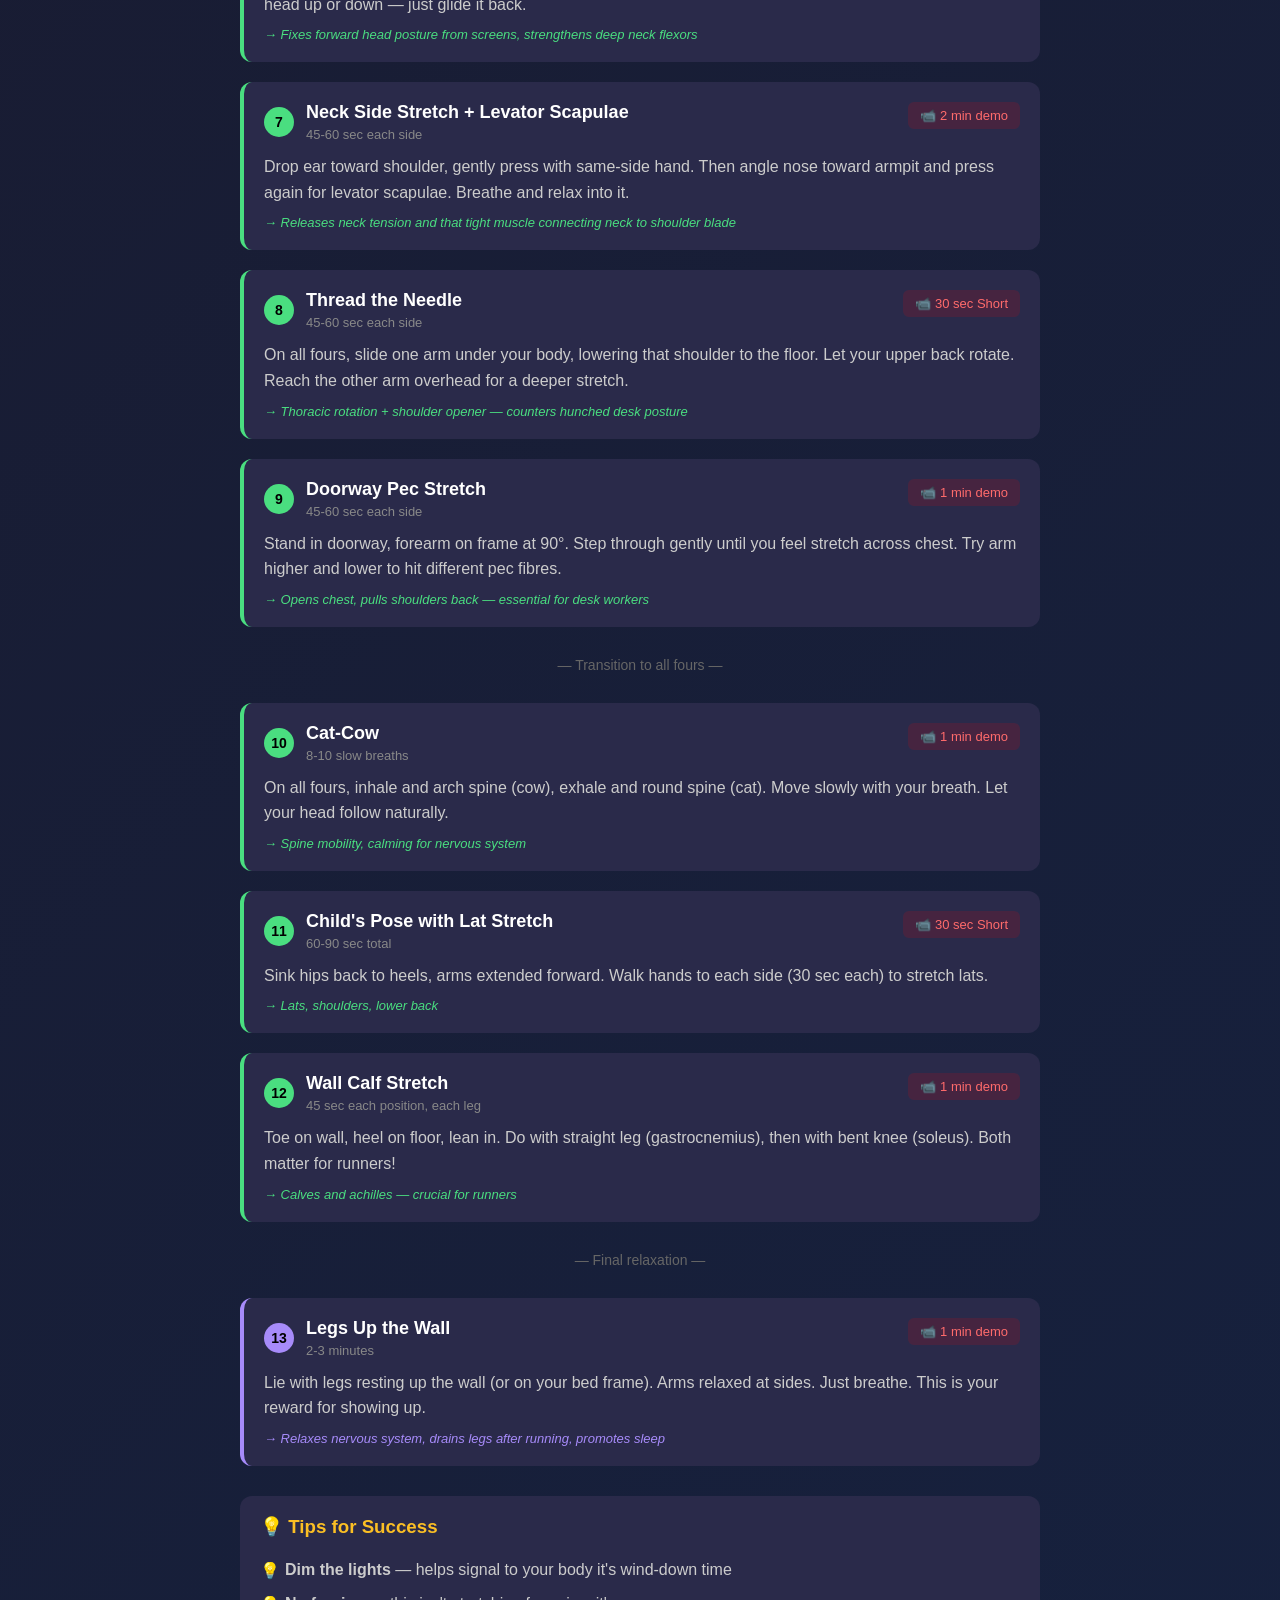
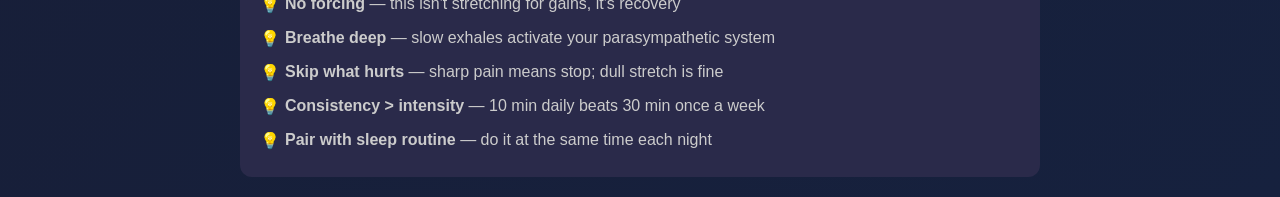
<file: mobility.html>
<!DOCTYPE html>
<html lang="en">
<head>
    <meta charset="UTF-8">
    <meta name="viewport" content="width=device-width, initial-scale=1.0">
    <title>Nightly Mobility Routine - Sophia's Training Plan</title>
    <style>
        * { box-sizing: border-box; margin: 0; padding: 0; }
        body {
            font-family: -apple-system, BlinkMacSystemFont, 'Segoe UI', Roboto, sans-serif;
            background: linear-gradient(135deg, #1a1a2e 0%, #16213e 100%);
            color: #eee;
            min-height: 100vh;
            padding: 20px;
        }
        .container { max-width: 800px; margin: 0 auto; }
        a:focus-visible, button:focus-visible {
            outline: 3px solid #fbbf24;
            outline-offset: 3px;
        }
        
        h1 { text-align: center; margin-bottom: 10px; color: #a78bfa; }
        .subtitle { text-align: center; color: #888; margin-bottom: 30px; }
        
        .intro {
            background: #a78bfa22;
            padding: 20px;
            border-radius: 12px;
            margin-bottom: 30px;
            border-left: 4px solid #a78bfa;
        }
        .intro p { margin-bottom: 10px; color: #ccc; }
        .intro strong { color: #a78bfa; }
        
        .routine-info {
            display: flex;
            gap: 15px;
            flex-wrap: wrap;
            margin-bottom: 30px;
        }
        .info-badge {
            background: #2a2a4a;
            padding: 10px 20px;
            border-radius: 20px;
            font-size: 14px;
        }
        .info-badge span { color: #a78bfa; font-weight: bold; }
        
        .stretch-card {
            background: #2a2a4a;
            border-radius: 12px;
            padding: 20px;
            margin-bottom: 20px;
            border-left: 4px solid #4ade80;
        }
        .stretch-card.relaxation {
            border-left-color: #a78bfa;
        }
        
        .stretch-header {
            display: flex;
            justify-content: space-between;
            align-items: flex-start;
            margin-bottom: 12px;
            flex-wrap: wrap;
            gap: 10px;
        }
        .stretch-number {
            background: #4ade80;
            color: #000;
            width: 30px;
            height: 30px;
            border-radius: 50%;
            display: flex;
            align-items: center;
            justify-content: center;
            font-weight: bold;
            font-size: 14px;
            flex-shrink: 0;
        }
        .stretch-card.relaxation .stretch-number {
            background: #a78bfa;
        }
        .stretch-title {
            flex: 1;
            margin-left: 12px;
        }
        .stretch-title h3 {
            color: #fff;
            margin-bottom: 4px;
            font-size: 18px;
        }
        .stretch-title .duration {
            color: #888;
            font-size: 13px;
        }
        
        .video-link {
            background: #ff000022;
            color: #ff6b6b;
            padding: 6px 12px;
            border-radius: 6px;
            text-decoration: none;
            font-size: 13px;
            display: inline-flex;
            align-items: center;
            gap: 5px;
            transition: all 0.2s;
        }
        .video-link:hover {
            background: #ff000044;
        }
        
        .stretch-description {
            color: #ccc;
            line-height: 1.6;
            margin-bottom: 10px;
        }
        .stretch-target {
            color: #4ade80;
            font-size: 13px;
            font-style: italic;
        }
        .stretch-card.relaxation .stretch-target {
            color: #a78bfa;
        }
        
        .tips-section {
            background: #2a2a4a;
            border-radius: 12px;
            padding: 20px;
            margin-top: 30px;
        }
        .tips-section h3 {
            color: #fbbf24;
            margin-bottom: 15px;
        }
        .tips-section ul {
            list-style: none;
            padding: 0;
        }
        .tips-section li {
            padding: 8px 0;
            padding-left: 25px;
            position: relative;
            color: #ccc;
        }
        .tips-section li::before {
            content: "💡";
            position: absolute;
            left: 0;
        }
        
        .back-link {
            display: inline-block;
            margin-bottom: 20px;
            color: #00d4ff;
            text-decoration: none;
        }
        .back-link:hover {
            text-decoration: underline;
        }
        
        .section-divider {
            text-align: center;
            margin: 30px 0;
            color: #666;
            font-size: 14px;
        }
        
        @media (max-width: 600px) {
            .stretch-header { flex-direction: column; }
            .video-link { margin-top: 10px; }
        }
    </style>
</head>
<body>
    <main class="container">
        <a href="index.html" class="back-link">← Back to Training Plan</a>
        
        <h1>🌙 Nightly Mobility Routine</h1>
        <p class="subtitle">For desk workers & runners • 12-15 minutes before bed</p>
        
        <div class="intro">
            <p><strong>Why this routine?</strong> Sitting all day tightens your hip flexors, rounds your shoulders, and shortens your hamstrings. Running adds stress to your calves, hips, and IT band. This routine targets all of it.</p>
            <p>Hold each stretch for <strong>60-90 seconds</strong>. Breathe slow and deep. This isn't about pushing hard — it's about unwinding.</p>
        </div>
        
        <div class="routine-info">
            <div class="info-badge">⏱️ <span>15-20 min</span></div>
            <div class="info-badge">🎯 <span>13 stretches</span></div>
            <div class="info-badge">🛏️ <span>Before bed</span></div>
            <div class="info-badge">🔧 <span>Band optional</span></div>
        </div>

        <!-- Music Link -->
        <div class="music-link-box">
            <a href="https://music.youtube.com/watch?v=cnw5VA4rxf8&si=nrgE0iNbs9eRqBr-" target="_blank" rel="noopener noreferrer" class="music-link">
                🎵 Play Chill Yoga Music on YouTube Music →
            </a>
        </div>
        <style>
            .music-link-box {
                background: #2a2a4a;
                border-radius: 12px;
                margin-bottom: 30px;
                padding: 20px;
                text-align: center;
                border: 1px solid #a78bfa44;
            }
            .music-link {
                color: #a78bfa;
                font-weight: bold;
                font-size: 16px;
                text-decoration: none;
                display: inline-block;
                padding: 12px 24px;
                background: #a78bfa22;
                border-radius: 8px;
                transition: all 0.2s;
            }
            .music-link:hover {
                background: #a78bfa44;
                transform: translateY(-2px);
            }
        </style>

        <!-- Stretch 1 -->
        <div class="stretch-card">
            <div class="stretch-header">
                <div style="display: flex; align-items: center;">
                    <div class="stretch-number">1</div>
                    <div class="stretch-title">
                        <h3>90/90 Hip Stretch</h3>
                        <div class="duration">60-90 sec each side</div>
                    </div>
                </div>
                <a href="https://www.youtube.com/watch?v=P4GfbdNvOT8" target="_blank" rel="noopener noreferrer" class="video-link">📹 1 min demo</a>
            </div>
            <p class="stretch-description">Sit with both legs bent at 90°. Front shin parallel to your body, back shin perpendicular. Lean gently over front leg, then rotate toward back leg.</p>
            <p class="stretch-target">→ Opens hip internal & external rotation (tight from sitting + running)</p>
        </div>

        <!-- Stretch 2 -->
        <div class="stretch-card">
            <div class="stretch-header">
                <div style="display: flex; align-items: center;">
                    <div class="stretch-number">2</div>
                    <div class="stretch-title">
                        <h3>Half-Kneeling Hip Flexor Stretch</h3>
                        <div class="duration">60-90 sec each side</div>
                    </div>
                </div>
                <a href="https://www.youtube.com/watch?v=q4B2hwUxILM" target="_blank" rel="noopener noreferrer" class="video-link">📹 Watch Demo</a>
            </div>
            <p class="stretch-description">Back knee down, squeeze glute on that side, shift hips forward slightly. Raise same-side arm overhead and lean away for deeper stretch.</p>
            <p class="stretch-target">→ Undoes desk-chair hip flexor tightness</p>
        </div>

        <!-- Stretch 3 -->
        <div class="stretch-card">
            <div class="stretch-header">
                <div style="display: flex; align-items: center;">
                    <div class="stretch-number">3</div>
                    <div class="stretch-title">
                        <h3>Pigeon Pose</h3>
                        <div class="duration">60-90 sec each side</div>
                    </div>
                </div>
                <a href="https://www.youtube.com/watch?v=0_zPqA65Nok" target="_blank" rel="noopener noreferrer" class="video-link">📹 Yoga With Adriene</a>
            </div>
            <p class="stretch-description">Classic pigeon: front leg bent in front of you, back leg extended. Fold forward over front leg. Alternative: Figure-4 on your back if pigeon is too intense.</p>
            <p class="stretch-target">→ Glutes and deep hip rotators</p>
        </div>

        <!-- Stretch 4 -->
        <div class="stretch-card">
            <div class="stretch-header">
                <div style="display: flex; align-items: center;">
                    <div class="stretch-number">4</div>
                    <div class="stretch-title">
                        <h3>Supine Hamstring Stretch</h3>
                        <div class="duration">60-90 sec each side</div>
                    </div>
                </div>
                <a href="https://www.youtube.com/watch?v=8rGskUXQZU0" target="_blank" rel="noopener noreferrer" class="video-link">📹 30 sec demo</a>
            </div>
            <p class="stretch-description">Lie on back, loop band or strap around foot, extend leg toward ceiling. Keep opposite leg flat on ground. Gently pull to increase stretch.</p>
            <p class="stretch-target">→ Hamstrings without straining lower back (uses your band!)</p>
        </div>

        <!-- Stretch 5 -->
        <div class="stretch-card">
            <div class="stretch-header">
                <div style="display: flex; align-items: center;">
                    <div class="stretch-number">5</div>
                    <div class="stretch-title">
                        <h3>Supine Spinal Twist</h3>
                        <div class="duration">60-90 sec each side</div>
                    </div>
                </div>
                <a href="https://www.youtube.com/watch?v=mKC3IeldPOc" target="_blank" rel="noopener noreferrer" class="video-link">📹 Yoga With Adriene</a>
            </div>
            <p class="stretch-description">Lie on back, drop both knees to one side, arms out wide, look opposite direction. Let gravity do the work — don't force it.</p>
            <p class="stretch-target">→ Thoracic spine and lower back — decompresses after sitting</p>
        </div>

        <div class="section-divider">— Neck & Shoulders —</div>

        <!-- Stretch 6 -->
        <div class="stretch-card">
            <div class="stretch-header">
                <div style="display: flex; align-items: center;">
                    <div class="stretch-number">6</div>
                    <div class="stretch-title">
                        <h3>Chin Tucks</h3>
                        <div class="duration">10-15 reps, slow</div>
                    </div>
                </div>
                <a href="https://www.youtube.com/watch?v=CPiY3mqtPU4" target="_blank" rel="noopener noreferrer" class="video-link">📹 30 sec demo</a>
            </div>
            <p class="stretch-description">Lie on back or sit tall. Gently draw chin straight back (making a "double chin"). Hold 3-5 seconds. Don't tilt head up or down — just glide it back.</p>
            <p class="stretch-target">→ Fixes forward head posture from screens, strengthens deep neck flexors</p>
        </div>

        <!-- Stretch 7 -->
        <div class="stretch-card">
            <div class="stretch-header">
                <div style="display: flex; align-items: center;">
                    <div class="stretch-number">7</div>
                    <div class="stretch-title">
                        <h3>Neck Side Stretch + Levator Scapulae</h3>
                        <div class="duration">45-60 sec each side</div>
                    </div>
                </div>
                <a href="https://www.youtube.com/watch?v=GSoXPJRnR6E" target="_blank" rel="noopener noreferrer" class="video-link">📹 2 min demo</a>
            </div>
            <p class="stretch-description">Drop ear toward shoulder, gently press with same-side hand. Then angle nose toward armpit and press again for levator scapulae. Breathe and relax into it.</p>
            <p class="stretch-target">→ Releases neck tension and that tight muscle connecting neck to shoulder blade</p>
        </div>

        <!-- Stretch 8 -->
        <div class="stretch-card">
            <div class="stretch-header">
                <div style="display: flex; align-items: center;">
                    <div class="stretch-number">8</div>
                    <div class="stretch-title">
                        <h3>Thread the Needle</h3>
                        <div class="duration">45-60 sec each side</div>
                    </div>
                </div>
                <a href="https://www.youtube.com/shorts/ds3umIYJDrE" target="_blank" rel="noopener noreferrer" class="video-link">📹 30 sec Short</a>
            </div>
            <p class="stretch-description">On all fours, slide one arm under your body, lowering that shoulder to the floor. Let your upper back rotate. Reach the other arm overhead for a deeper stretch.</p>
            <p class="stretch-target">→ Thoracic rotation + shoulder opener — counters hunched desk posture</p>
        </div>

        <!-- Stretch 9 -->
        <div class="stretch-card">
            <div class="stretch-header">
                <div style="display: flex; align-items: center;">
                    <div class="stretch-number">9</div>
                    <div class="stretch-title">
                        <h3>Doorway Pec Stretch</h3>
                        <div class="duration">45-60 sec each side</div>
                    </div>
                </div>
                <a href="https://www.youtube.com/watch?v=M850sCj9LHQ" target="_blank" rel="noopener noreferrer" class="video-link">📹 1 min demo</a>
            </div>
            <p class="stretch-description">Stand in doorway, forearm on frame at 90°. Step through gently until you feel stretch across chest. Try arm higher and lower to hit different pec fibres.</p>
            <p class="stretch-target">→ Opens chest, pulls shoulders back — essential for desk workers</p>
        </div>

        <div class="section-divider">— Transition to all fours —</div>

        <!-- Stretch 10 -->
        <div class="stretch-card">
            <div class="stretch-header">
                <div style="display: flex; align-items: center;">
                    <div class="stretch-number">10</div>
                    <div class="stretch-title">
                        <h3>Cat-Cow</h3>
                        <div class="duration">8-10 slow breaths</div>
                    </div>
                </div>
                <a href="https://www.youtube.com/watch?v=vuyUwtHl694" target="_blank" rel="noopener noreferrer" class="video-link">📹 1 min demo</a>
            </div>
            <p class="stretch-description">On all fours, inhale and arch spine (cow), exhale and round spine (cat). Move slowly with your breath. Let your head follow naturally.</p>
            <p class="stretch-target">→ Spine mobility, calming for nervous system</p>
        </div>

        <!-- Stretch 11 -->
        <div class="stretch-card">
            <div class="stretch-header">
                <div style="display: flex; align-items: center;">
                    <div class="stretch-number">11</div>
                    <div class="stretch-title">
                        <h3>Child's Pose with Lat Stretch</h3>
                        <div class="duration">60-90 sec total</div>
                    </div>
                </div>
                <a href="https://www.youtube.com/shorts/CHk_NNL5cQU" target="_blank" rel="noopener noreferrer" class="video-link">📹 30 sec Short</a>
            </div>
            <p class="stretch-description">Sink hips back to heels, arms extended forward. Walk hands to each side (30 sec each) to stretch lats.</p>
            <p class="stretch-target">→ Lats, shoulders, lower back</p>
        </div>

        <!-- Stretch 12 -->
        <div class="stretch-card">
            <div class="stretch-header">
                <div style="display: flex; align-items: center;">
                    <div class="stretch-number">12</div>
                    <div class="stretch-title">
                        <h3>Wall Calf Stretch</h3>
                        <div class="duration">45 sec each position, each leg</div>
                    </div>
                </div>
                <a href="https://www.youtube.com/watch?v=mtVqe4CR_60" target="_blank" rel="noopener noreferrer" class="video-link">📹 1 min demo</a>
            </div>
            <p class="stretch-description">Toe on wall, heel on floor, lean in. Do with straight leg (gastrocnemius), then with bent knee (soleus). Both matter for runners!</p>
            <p class="stretch-target">→ Calves and achilles — crucial for runners</p>
        </div>

        <div class="section-divider">— Final relaxation —</div>

        <!-- Stretch 13 -->
        <div class="stretch-card relaxation">
            <div class="stretch-header">
                <div style="display: flex; align-items: center;">
                    <div class="stretch-number">13</div>
                    <div class="stretch-title">
                        <h3>Legs Up the Wall</h3>
                        <div class="duration">2-3 minutes</div>
                    </div>
                </div>
                <a href="https://www.youtube.com/watch?v=do_1LisFah0" target="_blank" rel="noopener noreferrer" class="video-link">📹 1 min demo</a>
            </div>
            <p class="stretch-description">Lie with legs resting up the wall (or on your bed frame). Arms relaxed at sides. Just breathe. This is your reward for showing up.</p>
            <p class="stretch-target">→ Relaxes nervous system, drains legs after running, promotes sleep</p>
        </div>

        <div class="tips-section">
            <h3>💡 Tips for Success</h3>
            <ul>
                <li><strong>Dim the lights</strong> — helps signal to your body it's wind-down time</li>
                <li><strong>No forcing</strong> — this isn't stretching for gains, it's recovery</li>
                <li><strong>Breathe deep</strong> — slow exhales activate your parasympathetic system</li>
                <li><strong>Skip what hurts</strong> — sharp pain means stop; dull stretch is fine</li>
                <li><strong>Consistency > intensity</strong> — 10 min daily beats 30 min once a week</li>
                <li><strong>Pair with sleep routine</strong> — do it at the same time each night</li>
            </ul>
        </div>
    </main>
</body>
</html>
</file>
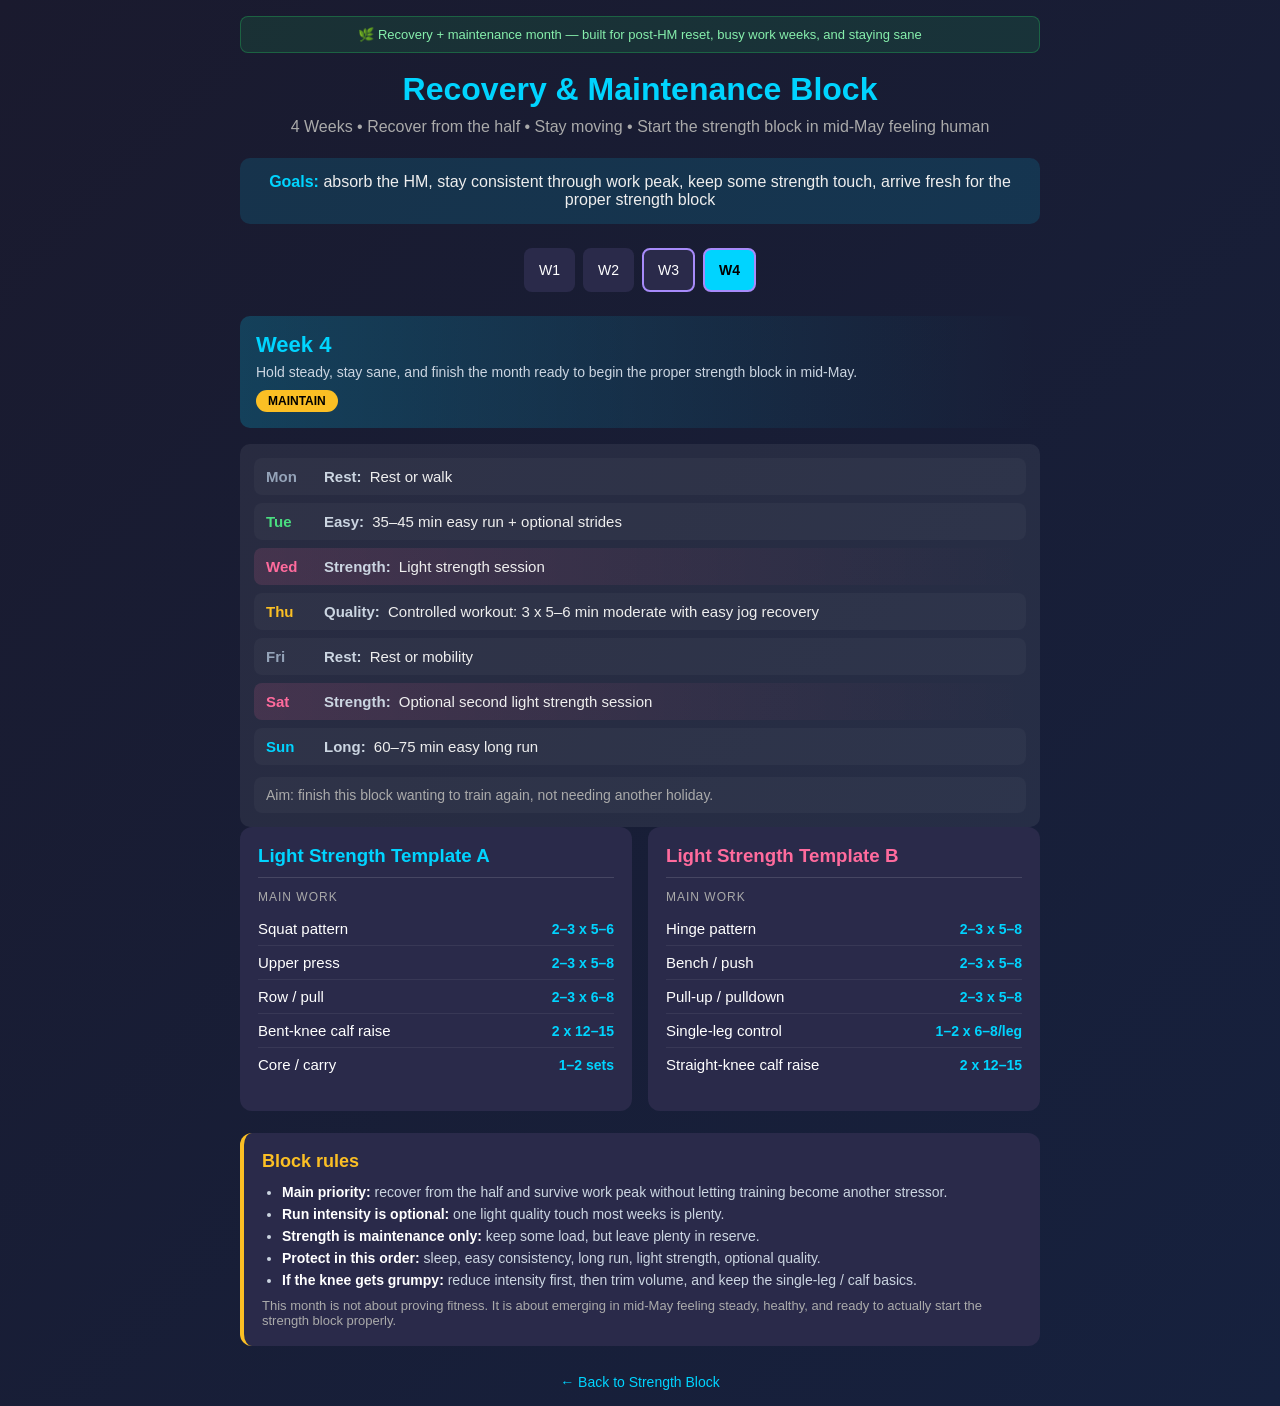
<file: recovery-block.html>
<!DOCTYPE html>
<html lang="en">
<head>
    <meta charset="UTF-8">
    <meta name="viewport" content="width=device-width, initial-scale=1.0">
    <title>Recovery & Maintenance Block</title>
    <link rel="stylesheet" href="styles.css">
</head>
<body>
    <main class="container">
        <div class="draft-banner">🌿 Recovery + maintenance month — built for post-HM reset, busy work weeks, and staying sane</div>

        <h1>Recovery & Maintenance Block</h1>
        <p class="subtitle">4 Weeks • Recover from the half • Stay moving • Start the strength block in mid-May feeling human</p>

        <div class="goal">
            <strong>Goals:</strong> absorb the HM, stay consistent through work peak, keep some strength touch, arrive fresh for the proper strength block
        </div>

        <nav class="week-nav" aria-label="Week selector">
            <button class="week-btn" data-week="1">W1</button>
            <button class="week-btn" data-week="2">W2</button>
            <button class="week-btn busy" data-week="3">W3</button>
            <button class="week-btn busy" data-week="4">W4</button>
        </nav>

        <div class="week active" id="week1">
            <div class="week-header">
                <h2>Week 1</h2>
                <div class="week-summary">Pure recovery week. Let the race land, keep movement gentle, and do not audition for another life crisis.</div>
                <span class="phase-tag phase-recover">RECOVER</span>
            </div>
            <div class="week-card">
                <div class="day day-rest"><div class="day-name">Mon</div><div class="day-desc"><span class="day-type">Rest:</span> Rest or easy walk</div></div>
                <div class="day day-rest"><div class="day-name">Tue</div><div class="day-desc"><span class="day-type">Rest:</span> Rest or 20–30 min gentle walk / spin</div></div>
                <div class="day day-easy"><div class="day-name">Wed</div><div class="day-desc"><span class="day-type">Easy:</span> 20–30 min very easy jog if legs feel okay</div></div>
                <div class="day day-rest"><div class="day-name">Thu</div><div class="day-desc"><span class="day-type">Rest:</span> Rest or easy cross-training</div></div>
                <div class="day day-easy"><div class="day-name">Fri</div><div class="day-desc"><span class="day-type">Easy:</span> 25–35 min easy run</div></div>
                <div class="day day-strength"><div class="day-name">Sat</div><div class="day-desc"><span class="day-type">Strength:</span> Optional mobility + light activation only</div></div>
                <div class="day day-long"><div class="day-name">Sun</div><div class="day-desc"><span class="day-type">Long:</span> 35–45 min easy run</div></div>
                <div class="note">Aim: feel better by the end of the week, not fitter.</div>
            </div>
        </div>

        <div class="week" id="week2">
            <div class="week-header">
                <h2>Week 2</h2>
                <div class="week-summary">Start feeling like a runner again. Easy consistency, light strength touch, no big drama.</div>
                <span class="phase-tag phase-reset">RESET</span>
            </div>
            <div class="week-card">
                <div class="day day-rest"><div class="day-name">Mon</div><div class="day-desc"><span class="day-type">Rest:</span> Rest or walk</div></div>
                <div class="day day-easy"><div class="day-name">Tue</div><div class="day-desc"><span class="day-type">Easy:</span> 35–45 min easy run + optional 4 x relaxed strides</div></div>
                <div class="day day-strength"><div class="day-name">Wed</div><div class="day-desc"><span class="day-type">Strength:</span> Light strength session</div></div>
                <div class="day day-easy"><div class="day-name">Thu</div><div class="day-desc"><span class="day-type">Easy:</span> 30–40 min easy run</div></div>
                <div class="day day-rest"><div class="day-name">Fri</div><div class="day-desc"><span class="day-type">Rest:</span> Rest or mobility</div></div>
                <div class="day day-strength"><div class="day-name">Sat</div><div class="day-desc"><span class="day-type">Strength:</span> Second light / moderate strength session</div></div>
                <div class="day day-long"><div class="day-name">Sun</div><div class="day-desc"><span class="day-type">Long:</span> 45–60 min easy run</div></div>
                <div class="note">Aim: return to routine without creating fresh fatigue.</div>
            </div>
        </div>

        <div class="week" id="week3">
            <div class="week-header">
                <h2>Week 3</h2>
                <div class="week-summary">Maintenance week for a busy life. Keep the engine warm, but let work win the argument when needed.</div>
                <span class="phase-tag phase-maintain">MAINTAIN</span>
            </div>
            <div class="week-card">
                <div class="day day-rest"><div class="day-name">Mon</div><div class="day-desc"><span class="day-type">Rest:</span> Rest or walk</div></div>
                <div class="day day-easy"><div class="day-name">Tue</div><div class="day-desc"><span class="day-type">Easy:</span> 30–45 min easy run</div></div>
                <div class="day day-strength"><div class="day-name">Wed</div><div class="day-desc"><span class="day-type">Strength:</span> Light strength or mobility only if work is chaos</div></div>
                <div class="day day-quality"><div class="day-name">Thu</div><div class="day-desc"><span class="day-type">Quality:</span> Light quality touch: 20 min steady or 6 x 1 min smooth / 1 min easy</div></div>
                <div class="day day-rest"><div class="day-name">Fri</div><div class="day-desc"><span class="day-type">Rest:</span> Rest</div></div>
                <div class="day day-easy"><div class="day-name">Sat</div><div class="day-desc"><span class="day-type">Easy:</span> 30–40 min easy run or light strength</div></div>
                <div class="day day-long"><div class="day-name">Sun</div><div class="day-desc"><span class="day-type">Long:</span> 60–70 min easy long run</div></div>
                <div class="note">If work gets ugly: cut the quality first, then shorten the long run.</div>
            </div>
        </div>

        <div class="week" id="week4">
            <div class="week-header">
                <h2>Week 4</h2>
                <div class="week-summary">Hold steady, stay sane, and finish the month ready to begin the proper strength block in mid-May.</div>
                <span class="phase-tag phase-maintain">MAINTAIN</span>
            </div>
            <div class="week-card">
                <div class="day day-rest"><div class="day-name">Mon</div><div class="day-desc"><span class="day-type">Rest:</span> Rest or walk</div></div>
                <div class="day day-easy"><div class="day-name">Tue</div><div class="day-desc"><span class="day-type">Easy:</span> 35–45 min easy run + optional strides</div></div>
                <div class="day day-strength"><div class="day-name">Wed</div><div class="day-desc"><span class="day-type">Strength:</span> Light strength session</div></div>
                <div class="day day-quality"><div class="day-name">Thu</div><div class="day-desc"><span class="day-type">Quality:</span> Controlled workout: 3 x 5–6 min moderate with easy jog recovery</div></div>
                <div class="day day-rest"><div class="day-name">Fri</div><div class="day-desc"><span class="day-type">Rest:</span> Rest or mobility</div></div>
                <div class="day day-strength"><div class="day-name">Sat</div><div class="day-desc"><span class="day-type">Strength:</span> Optional second light strength session</div></div>
                <div class="day day-long"><div class="day-name">Sun</div><div class="day-desc"><span class="day-type">Long:</span> 60–75 min easy long run</div></div>
                <div class="note">Aim: finish this block wanting to train again, not needing another holiday.</div>
            </div>
        </div>

        <div class="sessions">
            <div class="session session-a">
                <h3>Light Strength Template A</h3>
                <div class="exercise-group">
                    <div class="exercise-group-title">Main work</div>
                    <div class="exercise"><span class="exercise-name">Squat pattern</span><span class="exercise-sets">2–3 x 5–6</span></div>
                    <div class="exercise"><span class="exercise-name">Upper press</span><span class="exercise-sets">2–3 x 5–8</span></div>
                    <div class="exercise"><span class="exercise-name">Row / pull</span><span class="exercise-sets">2–3 x 6–8</span></div>
                    <div class="exercise"><span class="exercise-name">Bent-knee calf raise</span><span class="exercise-sets">2 x 12–15</span></div>
                    <div class="exercise"><span class="exercise-name">Core / carry</span><span class="exercise-sets">1–2 sets</span></div>
                </div>
            </div>

            <div class="session session-b">
                <h3>Light Strength Template B</h3>
                <div class="exercise-group">
                    <div class="exercise-group-title">Main work</div>
                    <div class="exercise"><span class="exercise-name">Hinge pattern</span><span class="exercise-sets">2–3 x 5–8</span></div>
                    <div class="exercise"><span class="exercise-name">Bench / push</span><span class="exercise-sets">2–3 x 5–8</span></div>
                    <div class="exercise"><span class="exercise-name">Pull-up / pulldown</span><span class="exercise-sets">2–3 x 5–8</span></div>
                    <div class="exercise"><span class="exercise-name">Single-leg control</span><span class="exercise-sets">1–2 x 6–8/leg</span></div>
                    <div class="exercise"><span class="exercise-name">Straight-knee calf raise</span><span class="exercise-sets">2 x 12–15</span></div>
                </div>
            </div>
        </div>

        <div class="info-box">
            <h4>Block rules</h4>
            <ul>
                <li><strong>Main priority:</strong> recover from the half and survive work peak without letting training become another stressor.</li>
                <li><strong>Run intensity is optional:</strong> one light quality touch most weeks is plenty.</li>
                <li><strong>Strength is maintenance only:</strong> keep some load, but leave plenty in reserve.</li>
                <li><strong>Protect in this order:</strong> sleep, easy consistency, long run, light strength, optional quality.</li>
                <li><strong>If the knee gets grumpy:</strong> reduce intensity first, then trim volume, and keep the single-leg / calf basics.</li>
            </ul>
            <p>This month is not about proving fitness. It is about emerging in mid-May feeling steady, healthy, and ready to actually start the strength block properly.</p>
        </div>
        <a class="back-link" href="strength-block.html">← Back to Strength Block</a>
    </main>

    <script src="training.js"></script>
    <script>
        document.addEventListener("DOMContentLoaded", function() {
            initWeekTabs({ initialWeek: getWeekFromDate("2026-04-13", 4) });
        });
    </script>
</body>
</html>
</file>
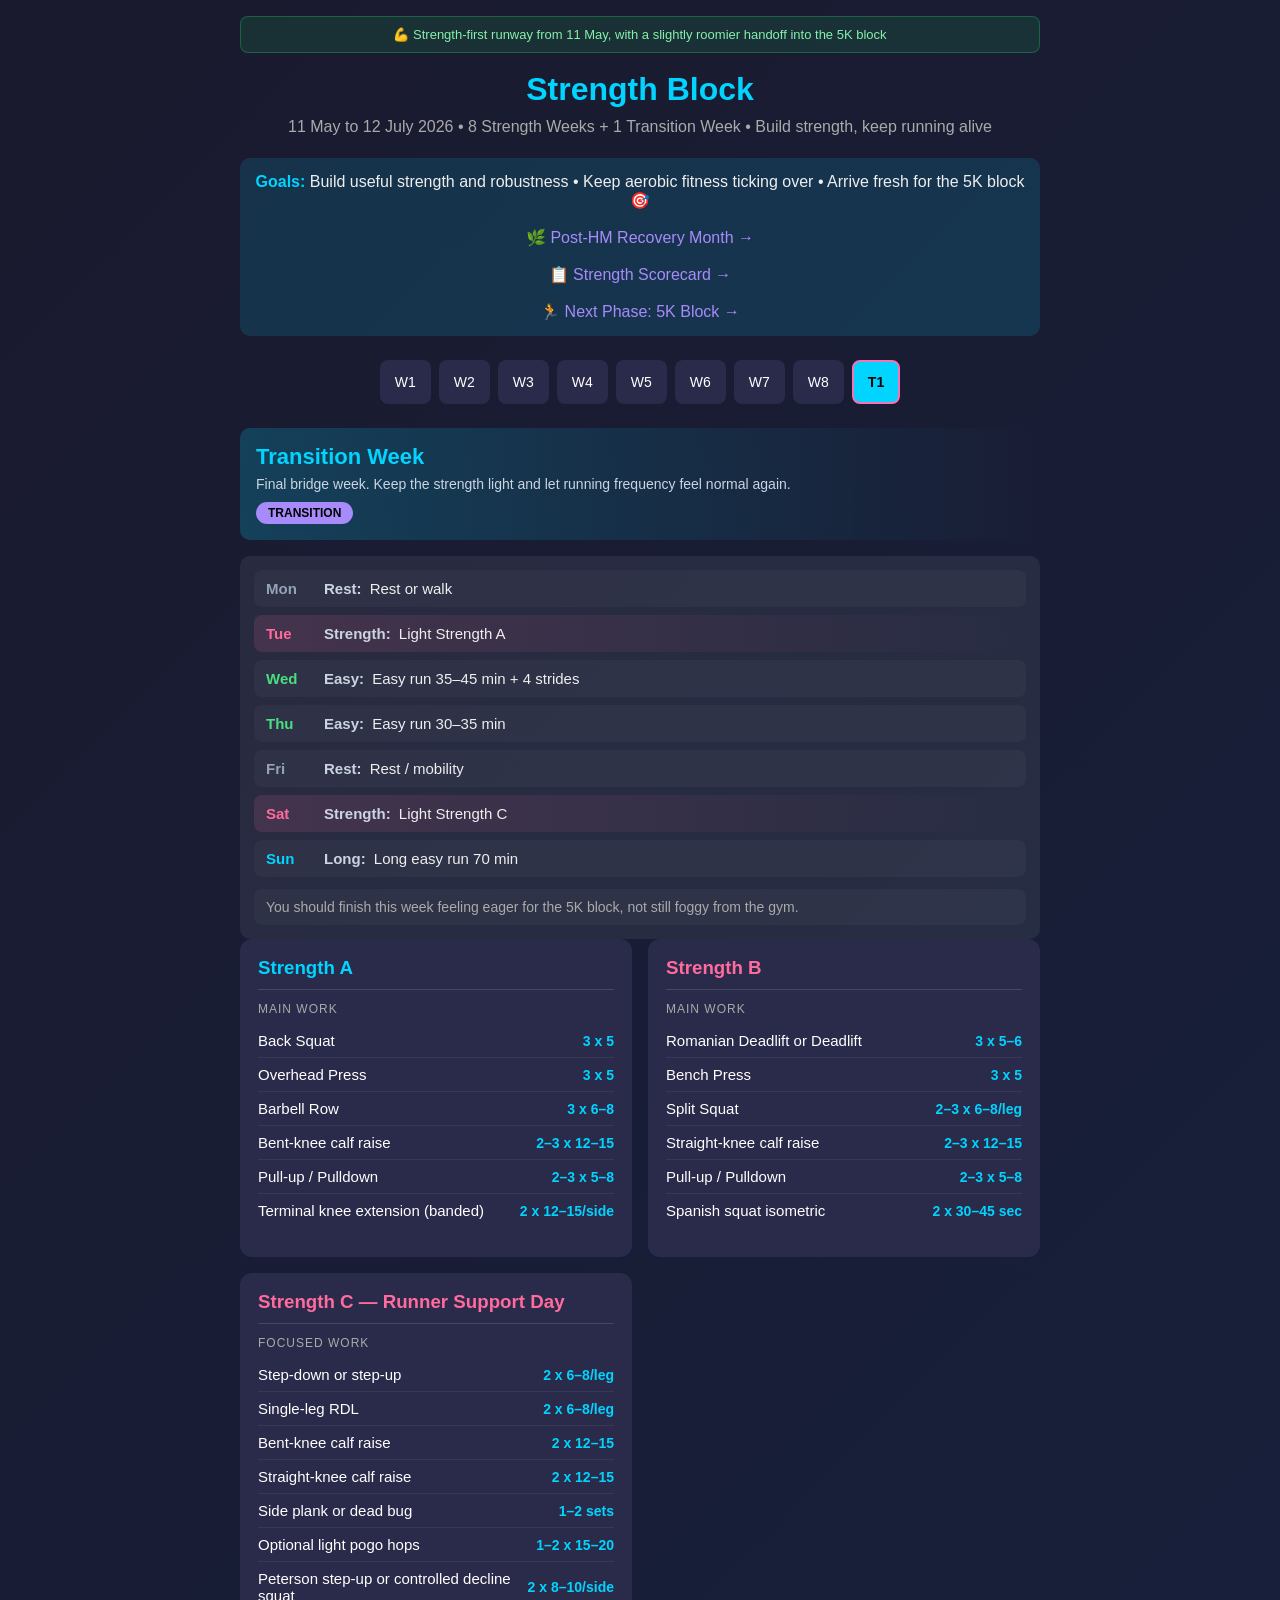
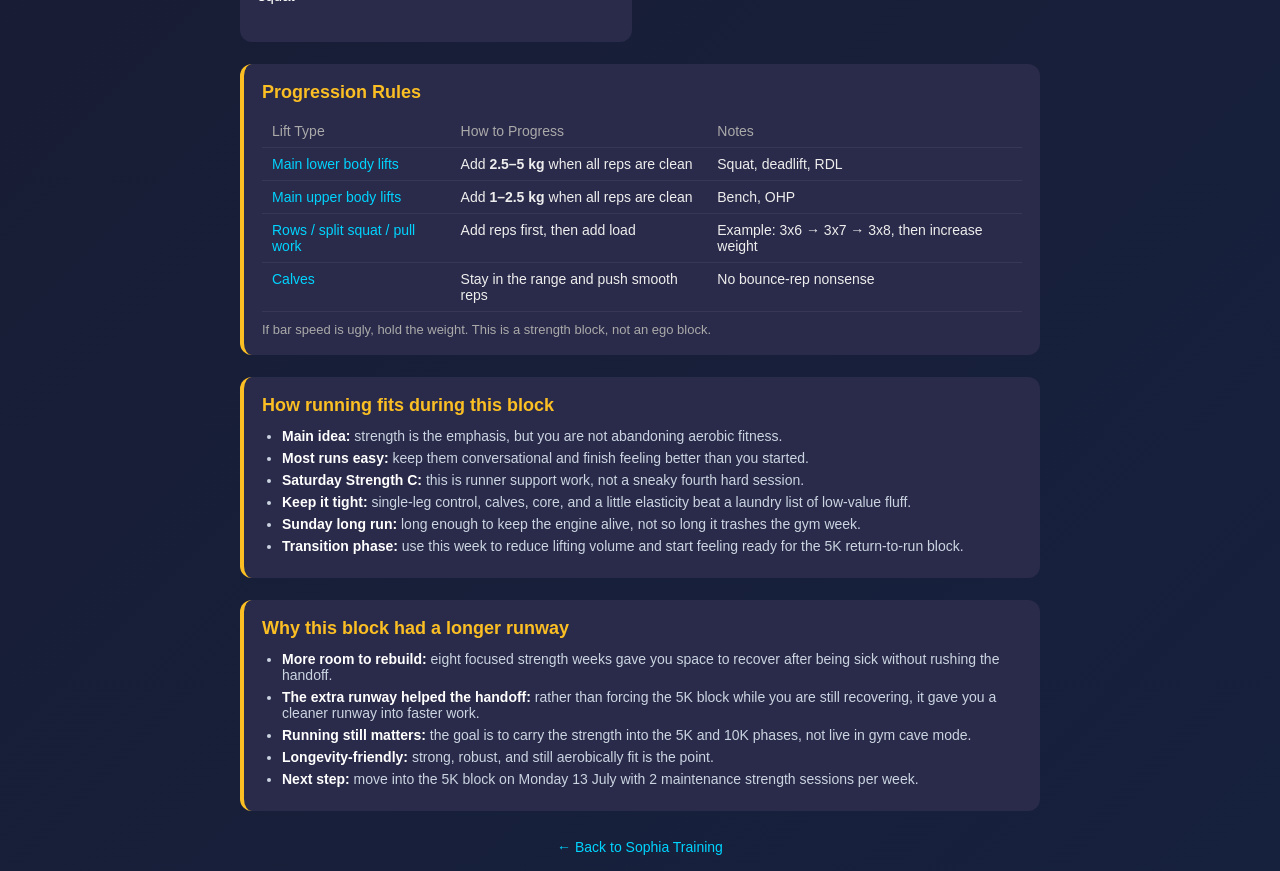
<file: strength-block.html>
<!DOCTYPE html>
<html lang="en">
<head>
    <meta charset="UTF-8">
    <meta name="viewport" content="width=device-width, initial-scale=1.0">
    <title>Strength Block</title>
    <link rel="stylesheet" href="styles.css">
</head>
<body>
    <main class="container">
        <div class="draft-banner">💪 Strength-first runway from 11 May, with a slightly roomier handoff into the 5K block</div>

        <h1>Strength Block</h1>
        <p class="subtitle">11 May to 12 July 2026 • 8 Strength Weeks + 1 Transition Week • Build strength, keep running alive</p>

        <div class="goal">
            <strong>Goals:</strong> Build useful strength and robustness • Keep aerobic fitness ticking over • Arrive fresh for the 5K block 🎯
            <br><br>
            <a class="goal-link" href="recovery-block.html">🌿 Post-HM Recovery Month →</a>
            <br><br>
            <a class="goal-link" href="strength-scorecard.html">📋 Strength Scorecard →</a>
            <br><br>
            <a class="goal-link" href="5k-block.html">🏃 Next Phase: 5K Block →</a>
        </div>

        <nav class="week-nav" aria-label="Week selector">
            <button class="week-btn" data-week="1">W1</button>
            <button class="week-btn" data-week="2">W2</button>
            <button class="week-btn" data-week="3">W3</button>
            <button class="week-btn" data-week="4">W4</button>
            <button class="week-btn" data-week="5">W5</button>
            <button class="week-btn" data-week="6">W6</button>
            <button class="week-btn" data-week="7">W7</button>
            <button class="week-btn" data-week="8">W8</button>
            <button class="week-btn transition" data-week="9">T1</button>
        </nav>

        <div class="week active" id="week1">
            <div class="week-header">
                <h2>Week 1</h2>
                <div class="week-summary">Start light. Learn the rhythm. No heroics.</div>
                <span class="phase-tag phase-build">BASE / GROOVE</span>
            </div>
            <div class="week-card">
                <div class="day day-rest"><div class="day-name">Mon</div><div class="day-desc"><span class="day-type">Rest:</span> Rest or gentle walk</div></div>
                <div class="day day-strength"><div class="day-name">Tue</div><div class="day-desc"><span class="day-type">Strength:</span> Strength A — Squat 42.5 kg, OHP 17.5 kg, Row 25 kg</div></div>
                <div class="day day-easy"><div class="day-name">Wed</div><div class="day-desc"><span class="day-type">Easy:</span> Easy run 30–40 min + 4 strides</div></div>
                <div class="day day-strength"><div class="day-name">Thu</div><div class="day-desc"><span class="day-type">Strength:</span> Strength B — Deadlift 50 kg, Bench 27.5 kg</div></div>
                <div class="day day-rest"><div class="day-name">Fri</div><div class="day-desc"><span class="day-type">Rest:</span> Rest / mobility</div></div>
                <div class="day day-strength"><div class="day-name">Sat</div><div class="day-desc"><span class="day-type">Strength:</span> Strength C — light runner support day</div></div>
                <div class="day day-long"><div class="day-name">Sun</div><div class="day-desc"><span class="day-type">Long:</span> Long easy run 50–60 min</div></div>
                <div class="note">Keep 2–4 reps in reserve on the main lifts. These listed weights are just for week 1. The point is to get stronger without burying the running legs.</div>
            </div>
        </div>

        <div class="week" id="week2">
            <div class="week-header">
                <h2>Week 2</h2>
                <div class="week-summary">Same structure. Tiny progression only if week 1 felt clean.</div>
                <span class="phase-tag phase-build">BASE / GROOVE</span>
            </div>
            <div class="week-card">
                <div class="day day-rest"><div class="day-name">Mon</div><div class="day-desc"><span class="day-type">Rest:</span> Rest or gentle walk</div></div>
                <div class="day day-strength"><div class="day-name">Tue</div><div class="day-desc"><span class="day-type">Strength:</span> Strength A</div></div>
                <div class="day day-easy"><div class="day-name">Wed</div><div class="day-desc"><span class="day-type">Easy:</span> Easy run 35–40 min + 4 strides</div></div>
                <div class="day day-strength"><div class="day-name">Thu</div><div class="day-desc"><span class="day-type">Strength:</span> Strength B</div></div>
                <div class="day day-rest"><div class="day-name">Fri</div><div class="day-desc"><span class="day-type">Rest:</span> Rest / mobility</div></div>
                <div class="day day-strength"><div class="day-name">Sat</div><div class="day-desc"><span class="day-type">Strength:</span> Strength C — light runner support day</div></div>
                <div class="day day-long"><div class="day-name">Sun</div><div class="day-desc"><span class="day-type">Long:</span> Long easy run 55–65 min</div></div>
            </div>
        </div>

        <div class="week" id="week3">
            <div class="week-header">
                <h2>Week 3</h2>
                <div class="week-summary">Build consistency. Add a little more aerobic support, not more drama.</div>
                <span class="phase-tag phase-progress">PROGRESS / BUILD</span>
            </div>
            <div class="week-card">
                <div class="day day-rest"><div class="day-name">Mon</div><div class="day-desc"><span class="day-type">Rest:</span> Rest or walk</div></div>
                <div class="day day-strength"><div class="day-name">Tue</div><div class="day-desc"><span class="day-type">Strength:</span> Strength A</div></div>
                <div class="day day-easy"><div class="day-name">Wed</div><div class="day-desc"><span class="day-type">Easy:</span> Easy run 35–45 min + 4–6 strides</div></div>
                <div class="day day-strength"><div class="day-name">Thu</div><div class="day-desc"><span class="day-type">Strength:</span> Strength B</div></div>
                <div class="day day-rest"><div class="day-name">Fri</div><div class="day-desc"><span class="day-type">Rest:</span> Rest / recovery</div></div>
                <div class="day day-strength"><div class="day-name">Sat</div><div class="day-desc"><span class="day-type">Strength:</span> Strength C — light runner support day</div></div>
                <div class="day day-long"><div class="day-name">Sun</div><div class="day-desc"><span class="day-type">Long:</span> Long easy run 60–70 min</div></div>
            </div>
        </div>

        <div class="week" id="week4">
            <div class="week-header">
                <h2>Week 4</h2>
                <div class="week-summary">Keep building, but stay tidy. No ugly grinders in the gym.</div>
                <span class="phase-tag phase-progress">PROGRESS / BUILD</span>
            </div>
            <div class="week-card">
                <div class="day day-rest"><div class="day-name">Mon</div><div class="day-desc"><span class="day-type">Rest:</span> Rest or walk</div></div>
                <div class="day day-strength"><div class="day-name">Tue</div><div class="day-desc"><span class="day-type">Strength:</span> Strength A</div></div>
                <div class="day day-easy"><div class="day-name">Wed</div><div class="day-desc"><span class="day-type">Easy:</span> Easy run 35–45 min + 4–6 strides</div></div>
                <div class="day day-strength"><div class="day-name">Thu</div><div class="day-desc"><span class="day-type">Strength:</span> Strength B</div></div>
                <div class="day day-rest"><div class="day-name">Fri</div><div class="day-desc"><span class="day-type">Rest:</span> Rest / mobility</div></div>
                <div class="day day-strength"><div class="day-name">Sat</div><div class="day-desc"><span class="day-type">Strength:</span> Strength C — light runner support day</div></div>
                <div class="day day-long"><div class="day-name">Sun</div><div class="day-desc"><span class="day-type">Long:</span> Long easy run 65–75 min</div></div>
            </div>
        </div>

        <div class="week" id="week5">
            <div class="week-header">
                <h2>Week 5</h2>
                <div class="week-summary">Peak strength week, but still sane. Running stays supportive.</div>
                <span class="phase-tag phase-progress">PEAK STRENGTH</span>
            </div>
            <div class="week-card">
                <div class="day day-rest"><div class="day-name">Mon</div><div class="day-desc"><span class="day-type">Rest:</span> Rest or walk</div></div>
                <div class="day day-strength"><div class="day-name">Tue</div><div class="day-desc"><span class="day-type">Strength:</span> Strength A</div></div>
                <div class="day day-easy"><div class="day-name">Wed</div><div class="day-desc"><span class="day-type">Easy:</span> Easy run 35–45 min + strides</div></div>
                <div class="day day-strength"><div class="day-name">Thu</div><div class="day-desc"><span class="day-type">Strength:</span> Strength B</div></div>
                <div class="day day-rest"><div class="day-name">Fri</div><div class="day-desc"><span class="day-type">Rest:</span> Rest / recovery</div></div>
                <div class="day day-strength"><div class="day-name">Sat</div><div class="day-desc"><span class="day-type">Strength:</span> Strength C — light runner support day</div></div>
                <div class="day day-long"><div class="day-name">Sun</div><div class="day-desc"><span class="day-type">Long:</span> Long easy run 70–75 min</div></div>
                <div class="note">If fatigue gets a bit spicy, cut accessory volume before touching the main lifts.</div>
            </div>
        </div>

        <div class="week" id="week6">
            <div class="week-header">
                <h2>Week 6</h2>
                <div class="week-summary">Consolidate. Strong, fresh-ish, and ready to pivot toward running.</div>
                <span class="phase-tag phase-progress">CONSOLIDATE</span>
            </div>
            <div class="week-card">
                <div class="day day-rest"><div class="day-name">Mon</div><div class="day-desc"><span class="day-type">Rest:</span> Rest or walk</div></div>
                <div class="day day-strength"><div class="day-name">Tue</div><div class="day-desc"><span class="day-type">Strength:</span> Strength A, slightly reduced volume</div></div>
                <div class="day day-easy"><div class="day-name">Wed</div><div class="day-desc"><span class="day-type">Easy:</span> Easy run 35–45 min + strides</div></div>
                <div class="day day-strength"><div class="day-name">Thu</div><div class="day-desc"><span class="day-type">Strength:</span> Strength B, slightly reduced volume</div></div>
                <div class="day day-rest"><div class="day-name">Fri</div><div class="day-desc"><span class="day-type">Rest:</span> Rest / mobility</div></div>
                <div class="day day-strength"><div class="day-name">Sat</div><div class="day-desc"><span class="day-type">Strength:</span> Strength C — lighter, reduced volume</div></div>
                <div class="day day-long"><div class="day-name">Sun</div><div class="day-desc"><span class="day-type">Long:</span> Long easy run 65–75 min</div></div>
            </div>
        </div>
        <div class="week" id="week7">
            <div class="week-header">
                <h2>Week 7</h2>
                <div class="week-summary">Rebuild after being sick. Keep the structure, but let the body catch up.</div>
                <span class="phase-tag phase-progress">REBUILD / RETURN</span>
            </div>
            <div class="week-card">
                <div class="day day-rest"><div class="day-name">Mon</div><div class="day-desc"><span class="day-type">Rest:</span> Rest or easy walk</div></div>
                <div class="day day-strength"><div class="day-name">Tue</div><div class="day-desc"><span class="day-type">Strength:</span> Strength A, conservative loads</div></div>
                <div class="day day-easy"><div class="day-name">Wed</div><div class="day-desc"><span class="day-type">Easy:</span> Easy run 30–40 min, only if symptoms are clear</div></div>
                <div class="day day-strength"><div class="day-name">Thu</div><div class="day-desc"><span class="day-type">Strength:</span> Strength B, leave plenty in reserve</div></div>
                <div class="day day-rest"><div class="day-name">Fri</div><div class="day-desc"><span class="day-type">Rest:</span> Rest / mobility</div></div>
                <div class="day day-strength"><div class="day-name">Sat</div><div class="day-desc"><span class="day-type">Strength:</span> Strength C — light runner support day</div></div>
                <div class="day day-long"><div class="day-name">Sun</div><div class="day-desc"><span class="day-type">Long:</span> Long easy run 55–70 min, effort very easy</div></div>
                <div class="note">This is a return-to-rhythm week. If anything feels off, cut the run volume first and keep the lifts crisp rather than heavy.</div>
            </div>
        </div>

        <div class="week" id="week8">
            <div class="week-header">
                <h2>Week 8</h2>
                <div class="week-summary">Consolidate the extended strength block before the two-week handoff.</div>
                <span class="phase-tag phase-progress">CONSOLIDATE</span>
            </div>
            <div class="week-card">
                <div class="day day-rest"><div class="day-name">Mon</div><div class="day-desc"><span class="day-type">Rest:</span> Rest or walk</div></div>
                <div class="day day-strength"><div class="day-name">Tue</div><div class="day-desc"><span class="day-type">Strength:</span> Strength A</div></div>
                <div class="day day-easy"><div class="day-name">Wed</div><div class="day-desc"><span class="day-type">Easy:</span> Easy run 35–45 min + optional strides</div></div>
                <div class="day day-strength"><div class="day-name">Thu</div><div class="day-desc"><span class="day-type">Strength:</span> Strength B</div></div>
                <div class="day day-rest"><div class="day-name">Fri</div><div class="day-desc"><span class="day-type">Rest:</span> Rest / mobility</div></div>
                <div class="day day-strength"><div class="day-name">Sat</div><div class="day-desc"><span class="day-type">Strength:</span> Strength C — light runner support day</div></div>
                <div class="day day-long"><div class="day-name">Sun</div><div class="day-desc"><span class="day-type">Long:</span> Long easy run 65–75 min</div></div>
                <div class="note">If the sickness hangover is still there, treat this as another rebuild week. The goal is to arrive healthy for the transition, not to win July.</div>
            </div>
        </div>

        <div class="week" id="week9">
            <div class="week-header">
                <h2>Transition Week</h2>
                <div class="week-summary">Final bridge week. Keep the strength light and let running frequency feel normal again.</div>
                <span class="phase-tag phase-transition">TRANSITION</span>
            </div>
            <div class="week-card">
                <div class="day day-rest"><div class="day-name">Mon</div><div class="day-desc"><span class="day-type">Rest:</span> Rest or walk</div></div>
                <div class="day day-strength"><div class="day-name">Tue</div><div class="day-desc"><span class="day-type">Strength:</span> Light Strength A</div></div>
                <div class="day day-easy"><div class="day-name">Wed</div><div class="day-desc"><span class="day-type">Easy:</span> Easy run 35–45 min + 4 strides</div></div>
                <div class="day day-easy"><div class="day-name">Thu</div><div class="day-desc"><span class="day-type">Easy:</span> Easy run 30–35 min</div></div>
                <div class="day day-rest"><div class="day-name">Fri</div><div class="day-desc"><span class="day-type">Rest:</span> Rest / mobility</div></div>
                <div class="day day-strength"><div class="day-name">Sat</div><div class="day-desc"><span class="day-type">Strength:</span> Light Strength C</div></div>
                <div class="day day-long"><div class="day-name">Sun</div><div class="day-desc"><span class="day-type">Long:</span> Long easy run 70 min</div></div>
                <div class="note">You should finish this week feeling eager for the 5K block, not still foggy from the gym.</div>
            </div>
        </div>

        <div class="sessions">
            <div class="session session-a">
                <h3>Strength A</h3>
                <div class="exercise-group">
                    <div class="exercise-group-title">Main Work</div>
                    <div class="exercise"><span class="exercise-name">Back Squat</span><span class="exercise-sets">3 x 5</span></div>
                    <div class="exercise"><span class="exercise-name">Overhead Press</span><span class="exercise-sets">3 x 5</span></div>
                    <div class="exercise"><span class="exercise-name">Barbell Row</span><span class="exercise-sets">3 x 6–8</span></div>
                    <div class="exercise"><span class="exercise-name">Bent-knee calf raise</span><span class="exercise-sets">2–3 x 12–15</span></div>
                    <div class="exercise"><span class="exercise-name">Pull-up / Pulldown</span><span class="exercise-sets">2–3 x 5–8</span></div>
                    <div class="exercise"><span class="exercise-name">Terminal knee extension (banded)</span><span class="exercise-sets">2 x 12–15/side</span></div>
                </div>
            </div>

            <div class="session session-b">
                <h3>Strength B</h3>
                <div class="exercise-group">
                    <div class="exercise-group-title">Main Work</div>
                    <div class="exercise"><span class="exercise-name">Romanian Deadlift or Deadlift</span><span class="exercise-sets">3 x 5–6</span></div>
                    <div class="exercise"><span class="exercise-name">Bench Press</span><span class="exercise-sets">3 x 5</span></div>
                    <div class="exercise"><span class="exercise-name">Split Squat</span><span class="exercise-sets">2–3 x 6–8/leg</span></div>
                    <div class="exercise"><span class="exercise-name">Straight-knee calf raise</span><span class="exercise-sets">2–3 x 12–15</span></div>
                    <div class="exercise"><span class="exercise-name">Pull-up / Pulldown</span><span class="exercise-sets">2–3 x 5–8</span></div>
                    <div class="exercise"><span class="exercise-name">Spanish squat isometric</span><span class="exercise-sets">2 x 30–45 sec</span></div>
                </div>
            </div>

            <div class="session session-b">
                <h3>Strength C — Runner Support Day</h3>
                <div class="exercise-group">
                    <div class="exercise-group-title">Focused Work</div>
                    <div class="exercise"><span class="exercise-name">Step-down or step-up</span><span class="exercise-sets">2 x 6–8/leg</span></div>
                    <div class="exercise"><span class="exercise-name">Single-leg RDL</span><span class="exercise-sets">2 x 6–8/leg</span></div>
                    <div class="exercise"><span class="exercise-name">Bent-knee calf raise</span><span class="exercise-sets">2 x 12–15</span></div>
                    <div class="exercise"><span class="exercise-name">Straight-knee calf raise</span><span class="exercise-sets">2 x 12–15</span></div>
                    <div class="exercise"><span class="exercise-name">Side plank or dead bug</span><span class="exercise-sets">1–2 sets</span></div>
                    <div class="exercise"><span class="exercise-name">Optional light pogo hops</span><span class="exercise-sets">1–2 x 15–20</span></div>
                    <div class="exercise"><span class="exercise-name">Peterson step-up or controlled decline squat</span><span class="exercise-sets">2 x 8–10/side</span></div>
                </div>
            </div>
        </div>

        <div class="info-box">
            <h4>Progression Rules</h4>
            <table>
                <caption class="sr-only">Progression Rules</caption>
                <thead>
                    <tr><th scope="col">Lift Type</th><th scope="col">How to Progress</th><th scope="col">Notes</th></tr>
                </thead>
                <tbody>
                    <tr>
                        <td>Main lower body lifts</td>
                        <td>Add <strong>2.5–5 kg</strong> when all reps are clean</td>
                        <td>Squat, deadlift, RDL</td>
                    </tr>
                    <tr>
                        <td>Main upper body lifts</td>
                        <td>Add <strong>1–2.5 kg</strong> when all reps are clean</td>
                        <td>Bench, OHP</td>
                    </tr>
                    <tr>
                        <td>Rows / split squat / pull work</td>
                        <td>Add reps first, then add load</td>
                        <td>Example: 3x6 → 3x7 → 3x8, then increase weight</td>
                    </tr>
                    <tr>
                        <td>Calves</td>
                        <td>Stay in the range and push smooth reps</td>
                        <td>No bounce-rep nonsense</td>
                    </tr>
                </tbody>
            </table>
            <p>If bar speed is ugly, hold the weight. This is a strength block, not an ego block.</p>
        </div>

        <div class="info-box">
            <h4>How running fits during this block</h4>
            <ul>
                <li><strong>Main idea:</strong> strength is the emphasis, but you are not abandoning aerobic fitness.</li>
                <li><strong>Most runs easy:</strong> keep them conversational and finish feeling better than you started.</li>
                <li><strong>Saturday Strength C:</strong> this is runner support work, not a sneaky fourth hard session.</li>
                <li><strong>Keep it tight:</strong> single-leg control, calves, core, and a little elasticity beat a laundry list of low-value fluff.</li>
                <li><strong>Sunday long run:</strong> long enough to keep the engine alive, not so long it trashes the gym week.</li>
                <li><strong>Transition phase:</strong> use this week to reduce lifting volume and start feeling ready for the 5K return-to-run block.</li>
            </ul>
        </div>

        <div class="info-box">
            <h4>Why this block had a longer runway</h4>
            <ul>
                <li><strong>More room to rebuild:</strong> eight focused strength weeks gave you space to recover after being sick without rushing the handoff.</li>
                <li><strong>The extra runway helped the handoff:</strong> rather than forcing the 5K block while you are still recovering, it gave you a cleaner runway into faster work.</li>
                <li><strong>Running still matters:</strong> the goal is to carry the strength into the 5K and 10K phases, not live in gym cave mode.</li>
                <li><strong>Longevity-friendly:</strong> strong, robust, and still aerobically fit is the point.</li>
                <li><strong>Next step:</strong> move into the 5K block on Monday 13 July with 2 maintenance strength sessions per week.</li>
            </ul>
        </div>
        <a class="back-link" href="index.html">← Back to Sophia Training</a>
    </main>

    <script src="training.js"></script>
    <script>
        document.addEventListener("DOMContentLoaded", function() {
            initWeekTabs({ initialWeek: getWeekFromDate("2026-05-11", 9) });
        });
    </script>
</body>
</html>
</file>
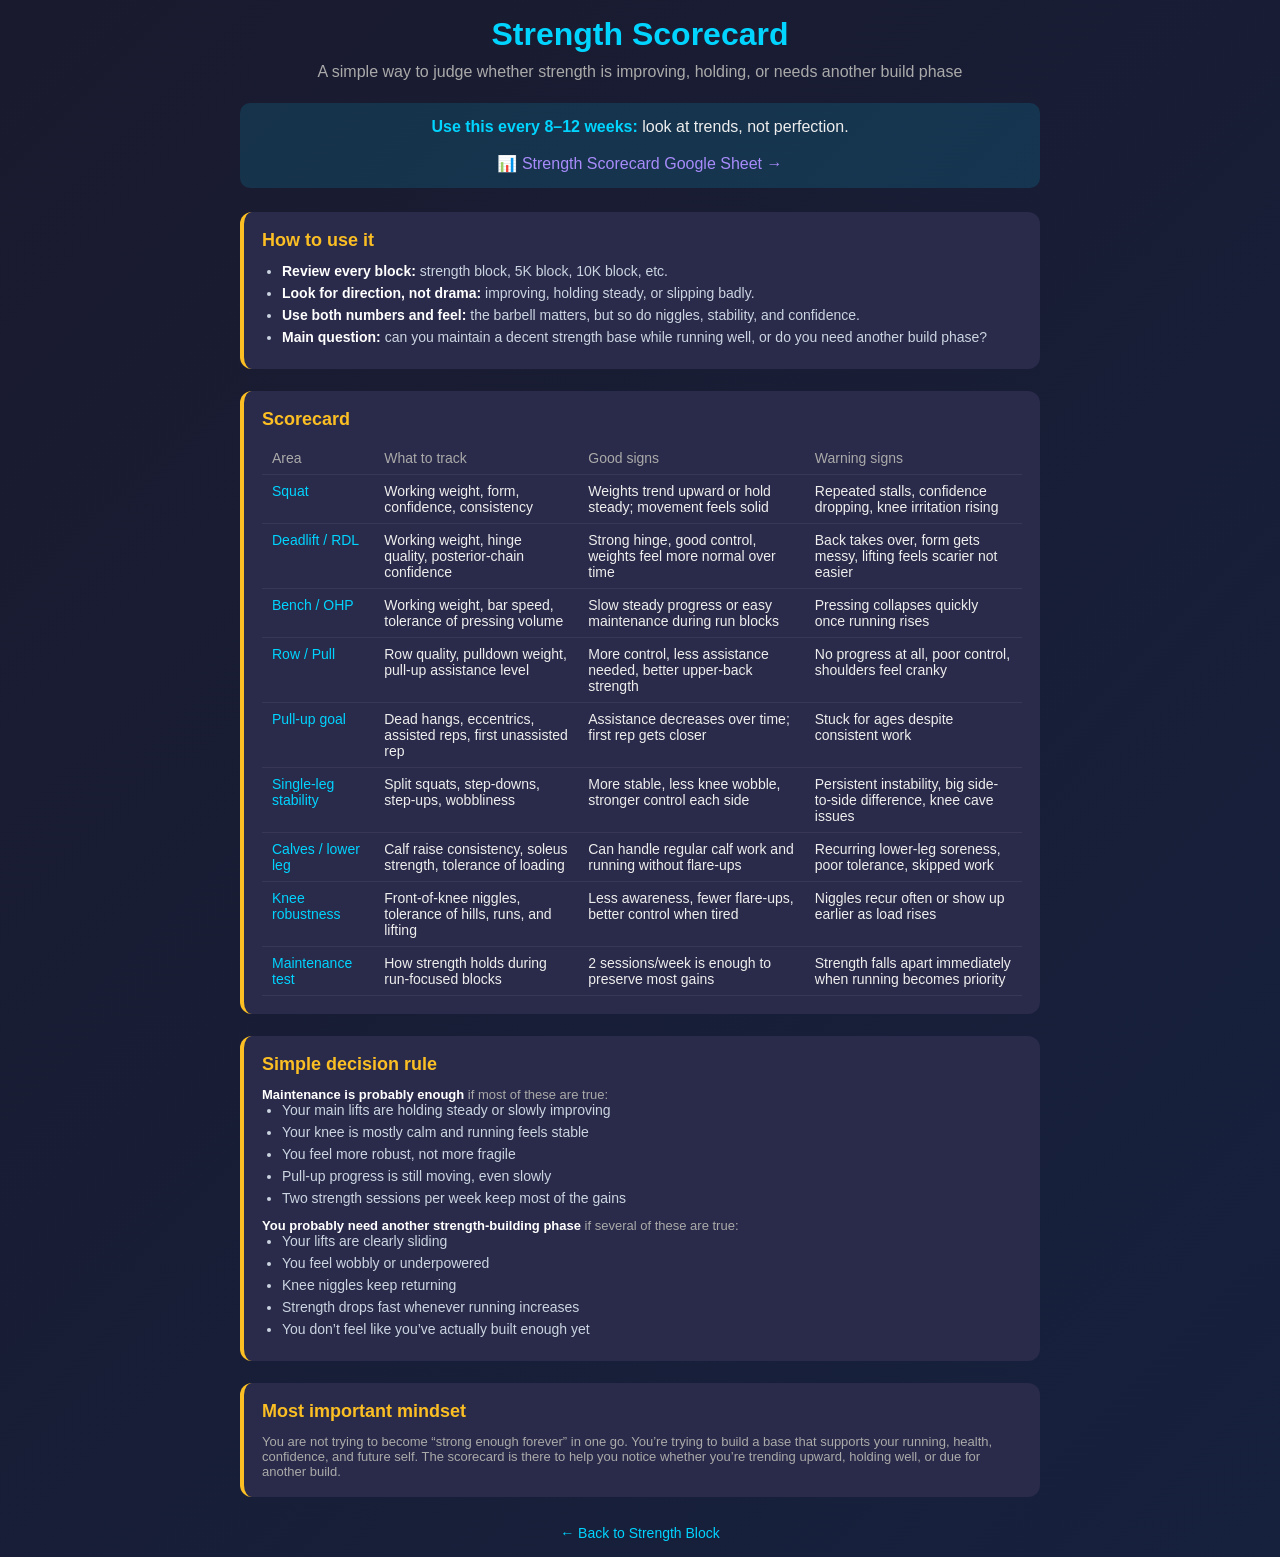
<file: strength-scorecard.html>
<!DOCTYPE html>
<html lang="en">
<head>
    <meta charset="UTF-8">
    <meta name="viewport" content="width=device-width, initial-scale=1.0">
    <title>Strength Scorecard</title>
    <link rel="stylesheet" href="styles.css">
</head>
<body>
    <main class="container">
        <h1>Strength Scorecard</h1>
        <p class="subtitle">A simple way to judge whether strength is improving, holding, or needs another build phase</p>

        <div class="goal">
            <strong>Use this every 8–12 weeks:</strong> look at trends, not perfection.
            <br><br>
            <a href="https://docs.google.com/spreadsheets/d/17o9SLvf1Rr6CRYFnL9Hopi__UcksGd6t3_79KjMkBfk/edit?usp=sharing" style="color: #a78bfa; text-decoration: none;">📊 Strength Scorecard Google Sheet →</a>
        </div>

        <div class="section">
            <h2>How to use it</h2>
            <ul>
                <li><strong>Review every block:</strong> strength block, 5K block, 10K block, etc.</li>
                <li><strong>Look for direction, not drama:</strong> improving, holding steady, or slipping badly.</li>
                <li><strong>Use both numbers and feel:</strong> the barbell matters, but so do niggles, stability, and confidence.</li>
                <li><strong>Main question:</strong> can you maintain a decent strength base while running well, or do you need another build phase?</li>
            </ul>
        </div>

        <div class="section">
            <h2>Scorecard</h2>
            <table>
                <caption class="sr-only">Strength scorecard tracking areas</caption>
                <thead>
                    <tr>
                        <th scope="col">Area</th>
                        <th scope="col">What to track</th>
                        <th scope="col">Good signs</th>
                        <th scope="col">Warning signs</th>
                    </tr>
                </thead>
                <tbody>
                    <tr>
                        <td>Squat</td>
                        <td>Working weight, form, confidence, consistency</td>
                        <td>Weights trend upward or hold steady; movement feels solid</td>
                        <td>Repeated stalls, confidence dropping, knee irritation rising</td>
                    </tr>
                    <tr>
                        <td>Deadlift / RDL</td>
                        <td>Working weight, hinge quality, posterior-chain confidence</td>
                        <td>Strong hinge, good control, weights feel more normal over time</td>
                        <td>Back takes over, form gets messy, lifting feels scarier not easier</td>
                    </tr>
                    <tr>
                        <td>Bench / OHP</td>
                        <td>Working weight, bar speed, tolerance of pressing volume</td>
                        <td>Slow steady progress or easy maintenance during run blocks</td>
                        <td>Pressing collapses quickly once running rises</td>
                    </tr>
                    <tr>
                        <td>Row / Pull</td>
                        <td>Row quality, pulldown weight, pull-up assistance level</td>
                        <td>More control, less assistance needed, better upper-back strength</td>
                        <td>No progress at all, poor control, shoulders feel cranky</td>
                    </tr>
                    <tr>
                        <td>Pull-up goal</td>
                        <td>Dead hangs, eccentrics, assisted reps, first unassisted rep</td>
                        <td>Assistance decreases over time; first rep gets closer</td>
                        <td>Stuck for ages despite consistent work</td>
                    </tr>
                    <tr>
                        <td>Single-leg stability</td>
                        <td>Split squats, step-downs, step-ups, wobbliness</td>
                        <td>More stable, less knee wobble, stronger control each side</td>
                        <td>Persistent instability, big side-to-side difference, knee cave issues</td>
                    </tr>
                    <tr>
                        <td>Calves / lower leg</td>
                        <td>Calf raise consistency, soleus strength, tolerance of loading</td>
                        <td>Can handle regular calf work and running without flare-ups</td>
                        <td>Recurring lower-leg soreness, poor tolerance, skipped work</td>
                    </tr>
                    <tr>
                        <td>Knee robustness</td>
                        <td>Front-of-knee niggles, tolerance of hills, runs, and lifting</td>
                        <td>Less awareness, fewer flare-ups, better control when tired</td>
                        <td>Niggles recur often or show up earlier as load rises</td>
                    </tr>
                    <tr>
                        <td>Maintenance test</td>
                        <td>How strength holds during run-focused blocks</td>
                        <td>2 sessions/week is enough to preserve most gains</td>
                        <td>Strength falls apart immediately when running becomes priority</td>
                    </tr>
                </tbody>
            </table>
        </div>

        <div class="section">
            <h2>Simple decision rule</h2>
            <p><strong>Maintenance is probably enough</strong> if most of these are true:</p>
            <ul>
                <li>Your main lifts are holding steady or slowly improving</li>
                <li>Your knee is mostly calm and running feels stable</li>
                <li>You feel more robust, not more fragile</li>
                <li>Pull-up progress is still moving, even slowly</li>
                <li>Two strength sessions per week keep most of the gains</li>
            </ul>
            <p style="margin-top: 12px;"><strong>You probably need another strength-building phase</strong> if several of these are true:</p>
            <ul>
                <li>Your lifts are clearly sliding</li>
                <li>You feel wobbly or underpowered</li>
                <li>Knee niggles keep returning</li>
                <li>Strength drops fast whenever running increases</li>
                <li>You don’t feel like you’ve actually built enough yet</li>
            </ul>
        </div>

        <div class="section">
            <h2>Most important mindset</h2>
            <p>You are not trying to become “strong enough forever” in one go. You’re trying to build a base that supports your running, health, confidence, and future self. The scorecard is there to help you notice whether you’re trending upward, holding well, or due for another build.</p>
        </div>

        <a class="back-link" href="strength-block.html">← Back to Strength Block</a>
    </main>
</body>
</html>
</file>
<file: styles.css>
* { box-sizing: border-box; margin: 0; padding: 0; }

:root {
    color-scheme: dark;
    --bg-start: #1a1a2e;
    --bg-end: #16213e;
    --panel: #2a2a4a;
    --panel-soft: #ffffff11;
    --panel-softer: #ffffff08;
    --text: #eeeeee;
    --muted: #cbd5e1;
    --subtle: #aaaaaa;
    --subtle-strong: #cbd5e1;
    --cyan: #00d4ff;
    --green: #4ade80;
    --yellow: #fbbf24;
    --pink: #ff6b9d;
    --purple: #a78bfa;
    --red: #f87171;
    --focus: #fbbf24;
}

html { scroll-behavior: smooth; }

body {
    font-family: -apple-system, BlinkMacSystemFont, 'Segoe UI', Roboto, sans-serif;
    background: linear-gradient(135deg, var(--bg-start) 0%, var(--bg-end) 100%);
    color: var(--text);
    min-height: 100vh;
    padding: 16px;
}

a { color: var(--cyan); }
a:hover { text-decoration: underline; }
a:focus-visible,
button:focus-visible,
input:focus-visible {
    outline: 3px solid var(--focus);
    outline-offset: 3px;
}

.container { max-width: 800px; margin: 0 auto; }
.sr-only {
    position: absolute;
    width: 1px;
    height: 1px;
    padding: 0;
    margin: -1px;
    overflow: hidden;
    clip: rect(0, 0, 0, 0);
    white-space: nowrap;
    border: 0;
}

h1 { text-align: center; margin-bottom: 10px; color: var(--cyan); }
.subtitle { text-align: center; color: var(--subtle); margin-bottom: 22px; }

.goal {
    text-align: center;
    background: #00d4ff22;
    padding: 15px;
    border-radius: 10px;
    margin-bottom: 24px;
}
.goal strong { color: var(--cyan); }
.goal-links {
    display: grid;
    gap: 10px;
    list-style: none;
    margin-top: 16px;
}
.goal a,
.goal-link {
    color: var(--purple);
    text-decoration: none;
}

.draft-banner {
    background: #22c55e22;
    border: 1px solid #22c55e55;
    padding: 10px 15px;
    border-radius: 8px;
    text-align: center;
    margin-bottom: 18px;
    font-size: 13px;
    color: #86efac;
}

.week-nav {
    display: flex;
    flex-wrap: wrap;
    gap: 8px;
    justify-content: center;
    margin-bottom: 24px;
}
.week-btn {
    min-width: 44px;
    min-height: 44px;
    padding: 10px 14px;
    background: var(--panel);
    border: 1px solid transparent;
    color: #fff;
    border-radius: 8px;
    cursor: pointer;
    font-size: 14px;
    transition: background-color 0.2s, color 0.2s, border-color 0.2s;
}
.week-btn:hover,
.week-btn.active,
.week-btn[aria-selected="true"] {
    background: var(--cyan);
    color: #000;
    font-weight: bold;
}
.week-btn.transition { border: 2px solid #f472b6; }
.week-btn.taper { border: 2px solid #ff6b6b; }
.week-btn.busy,
.week-btn.deload { border: 2px solid var(--purple); }
.week-btn.race { background: #ff6b6b; color: #fff; }

.week[hidden] { display: none; }
.week { display: none; }
.week.active { display: block; }
.week-header {
    background: linear-gradient(90deg, #00d4ff33, transparent);
    padding: 16px;
    border-radius: 10px;
    margin-bottom: 16px;
}
.week-header h2 { color: var(--cyan); margin-bottom: 4px; font-size: 22px; }
.week-summary { color: var(--muted); font-size: 14px; margin-top: 6px; }
.phase-tag {
    display: inline-block;
    padding: 4px 12px;
    border-radius: 20px;
    font-size: 12px;
    font-weight: bold;
    margin-top: 10px;
}
.phase-build,
.phase-recover { background: var(--green); color: #000; }
.phase-progress,
.phase-specific,
.phase-maintain,
.phase-peak { background: var(--yellow); color: #000; }
.phase-transition,
.phase-sharpen,
.phase-reset,
.phase-deload { background: var(--purple); color: #000; }
.phase-race,
.phase-taper { background: var(--red); color: #000; }

.week-card {
    background: var(--panel-soft);
    padding: 14px;
    border-radius: 10px;
    display: grid;
    gap: 8px;
}
.day {
    display: flex;
    align-items: center;
    gap: 10px;
    padding: 10px 12px;
    background: var(--panel-softer);
    border-radius: 8px;
}
.day-name { font-weight: bold; font-size: 15px; min-width: 48px; }
.day-strength { background: linear-gradient(90deg, #ff6b9d22, transparent); }
.day-strength .day-name { color: var(--pink); }
.day-easy .day-name { color: var(--green); }
.day-quality .day-name { color: var(--yellow); }
.day-rest .day-name { color: #94a3b8; }
.day-long .day-name { color: var(--cyan); }
.day-desc { color: var(--text); font-size: 15px; flex: 1; }
.day-type {
    display: inline-block;
    margin-right: 4px;
    color: var(--subtle-strong);
    font-weight: 700;
}
.note {
    margin-top: 4px;
    padding: 10px 12px;
    background: var(--panel-softer);
    border-radius: 8px;
    font-size: 14px;
    color: var(--subtle);
}

.sessions { display: grid; gap: 16px; }
@media (min-width: 700px) { .sessions { grid-template-columns: 1fr 1fr; } }
.session {
    background: var(--panel);
    border-radius: 12px;
    padding: 18px;
}
.session h3 {
    color: var(--cyan);
    margin-bottom: 12px;
    padding-bottom: 10px;
    border-bottom: 1px solid #ffffff22;
}
.session-b h3 { color: var(--pink); }
.exercise-group { margin-bottom: 12px; }
.exercise-group-title {
    font-size: 12px;
    color: var(--subtle);
    text-transform: uppercase;
    margin-bottom: 8px;
    letter-spacing: 1px;
}
.exercise {
    display: flex;
    justify-content: space-between;
    align-items: center;
    gap: 10px;
    padding: 8px 0;
    border-bottom: 1px solid #ffffff11;
}
.exercise:last-child { border-bottom: none; }
.exercise-name { flex: 1; font-size: 15px; color: #fff; }
.exercise-sets {
    color: var(--cyan);
    font-weight: bold;
    white-space: nowrap;
    font-size: 14px;
}

.info-box,
.section {
    margin-top: 22px;
    padding: 18px;
    background: var(--panel);
    border-radius: 12px;
    border-left: 4px solid var(--yellow);
}
.info-box h4,
.section h2 {
    color: var(--yellow);
    margin-bottom: 12px;
    font-size: 18px;
}
.info-box table,
.section table,
table {
    width: 100%;
    border-collapse: collapse;
    font-size: 14px;
    margin-top: 10px;
}
caption {
    color: var(--subtle-strong);
    font-weight: 700;
    margin-bottom: 8px;
    text-align: left;
}
.info-box th,
.info-box td,
.section th,
.section td,
th,
td {
    padding: 8px 10px;
    text-align: left;
    border-bottom: 1px solid #ffffff11;
    vertical-align: top;
}
.info-box th,
.section th,
th { color: var(--subtle); font-weight: normal; }
.info-box td:first-child,
.section td:first-child,
td:first-child { color: var(--cyan); }
.info-box p,
.section p { color: var(--subtle); font-size: 13px; margin-top: 10px; }
.info-box ul,
.section ul { padding-left: 20px; }
.info-box li,
.section li { font-size: 14px; color: var(--muted); margin-bottom: 6px; }
.info-box li strong,
.section li strong,
.section strong { color: #fff; }

.back-link {
    display: block;
    text-align: center;
    margin-top: 28px;
    color: var(--cyan);
    text-decoration: none;
    font-size: 14px;
}

.archive-links { display: grid; gap: 12px; }
.archive-link {
    display: block;
    padding: 14px 16px;
    background: var(--panel-softer);
    border-radius: 10px;
    text-decoration: none;
    color: var(--text);
    transition: background-color 0.2s;
}
.archive-link:hover { background: #00d4ff22; }
.archive-link strong { color: var(--cyan); display: block; margin-bottom: 4px; }
.archive-link span { color: var(--subtle); font-size: 14px; }

@media (prefers-reduced-motion: reduce) {
    html { scroll-behavior: auto; }
    *,
    *::before,
    *::after {
        animation-duration: 0.01ms !important;
        animation-iteration-count: 1 !important;
        scroll-behavior: auto !important;
        transition-duration: 0.01ms !important;
    }
}

@media (max-width: 600px) {
    body { padding: 12px; }
    h1 { font-size: 28px; }
    .subtitle { font-size: 15px; margin-bottom: 18px; }
    .goal { padding: 12px; margin-bottom: 18px; font-size: 15px; }
    .week-nav { gap: 6px; margin-bottom: 18px; }
    .week-btn { padding: 9px 11px; font-size: 13px; }
    .week-header { padding: 14px; }
    .week-header h2 { font-size: 20px; }
    .week-summary { font-size: 13px; }
    .week-card { padding: 10px; gap: 6px; }
    .day { padding: 9px 10px; align-items: flex-start; }
    .day-name { min-width: 40px; font-size: 14px; }
    .day-desc { font-size: 14px; line-height: 1.4; }
    .exercise { align-items: flex-start; }
    .exercise-name { font-size: 14px; }
    .exercise-sets { font-size: 13px; }
    .info-box,
    .section { padding: 14px; overflow-x: auto; }
    .info-box table,
    .section table,
    table { font-size: 13px; }
    .info-box th,
    .info-box td,
    .section th,
    .section td,
    th,
    td { padding: 7px 8px; }
}
</file>
